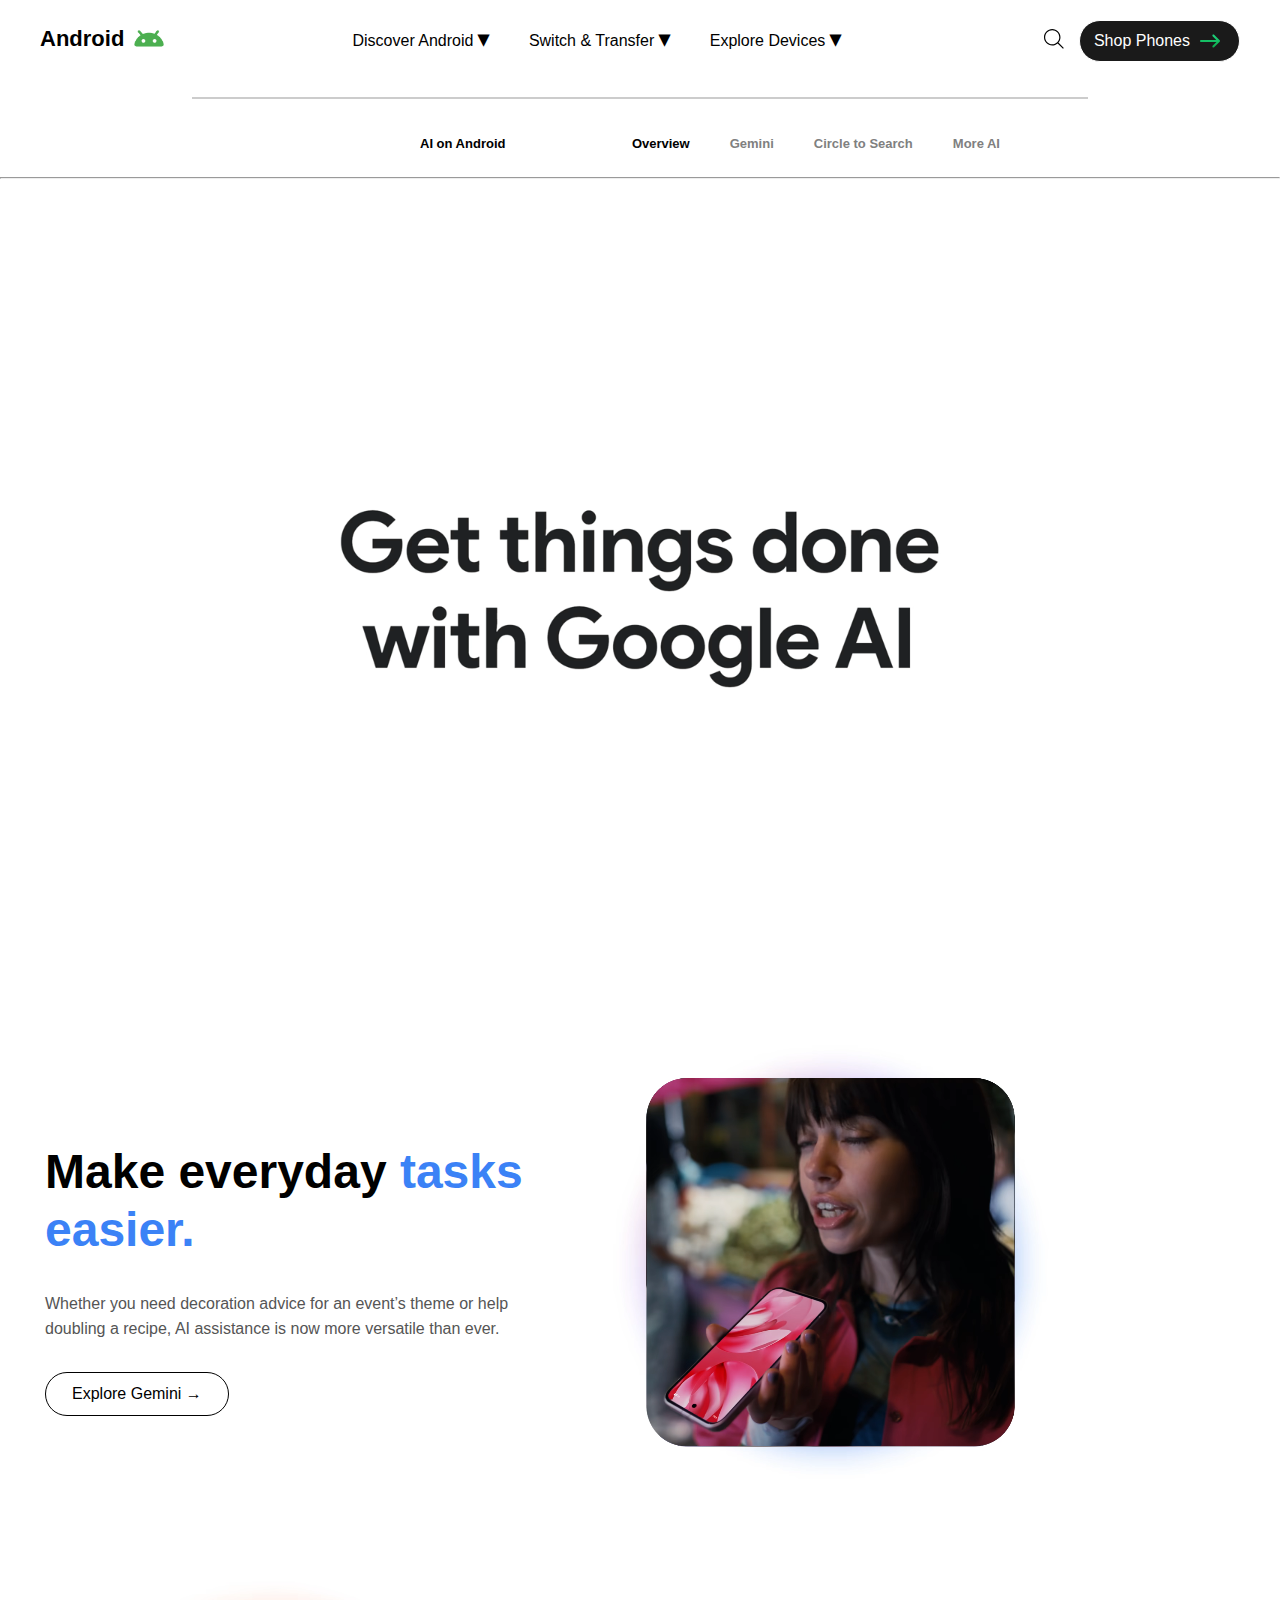
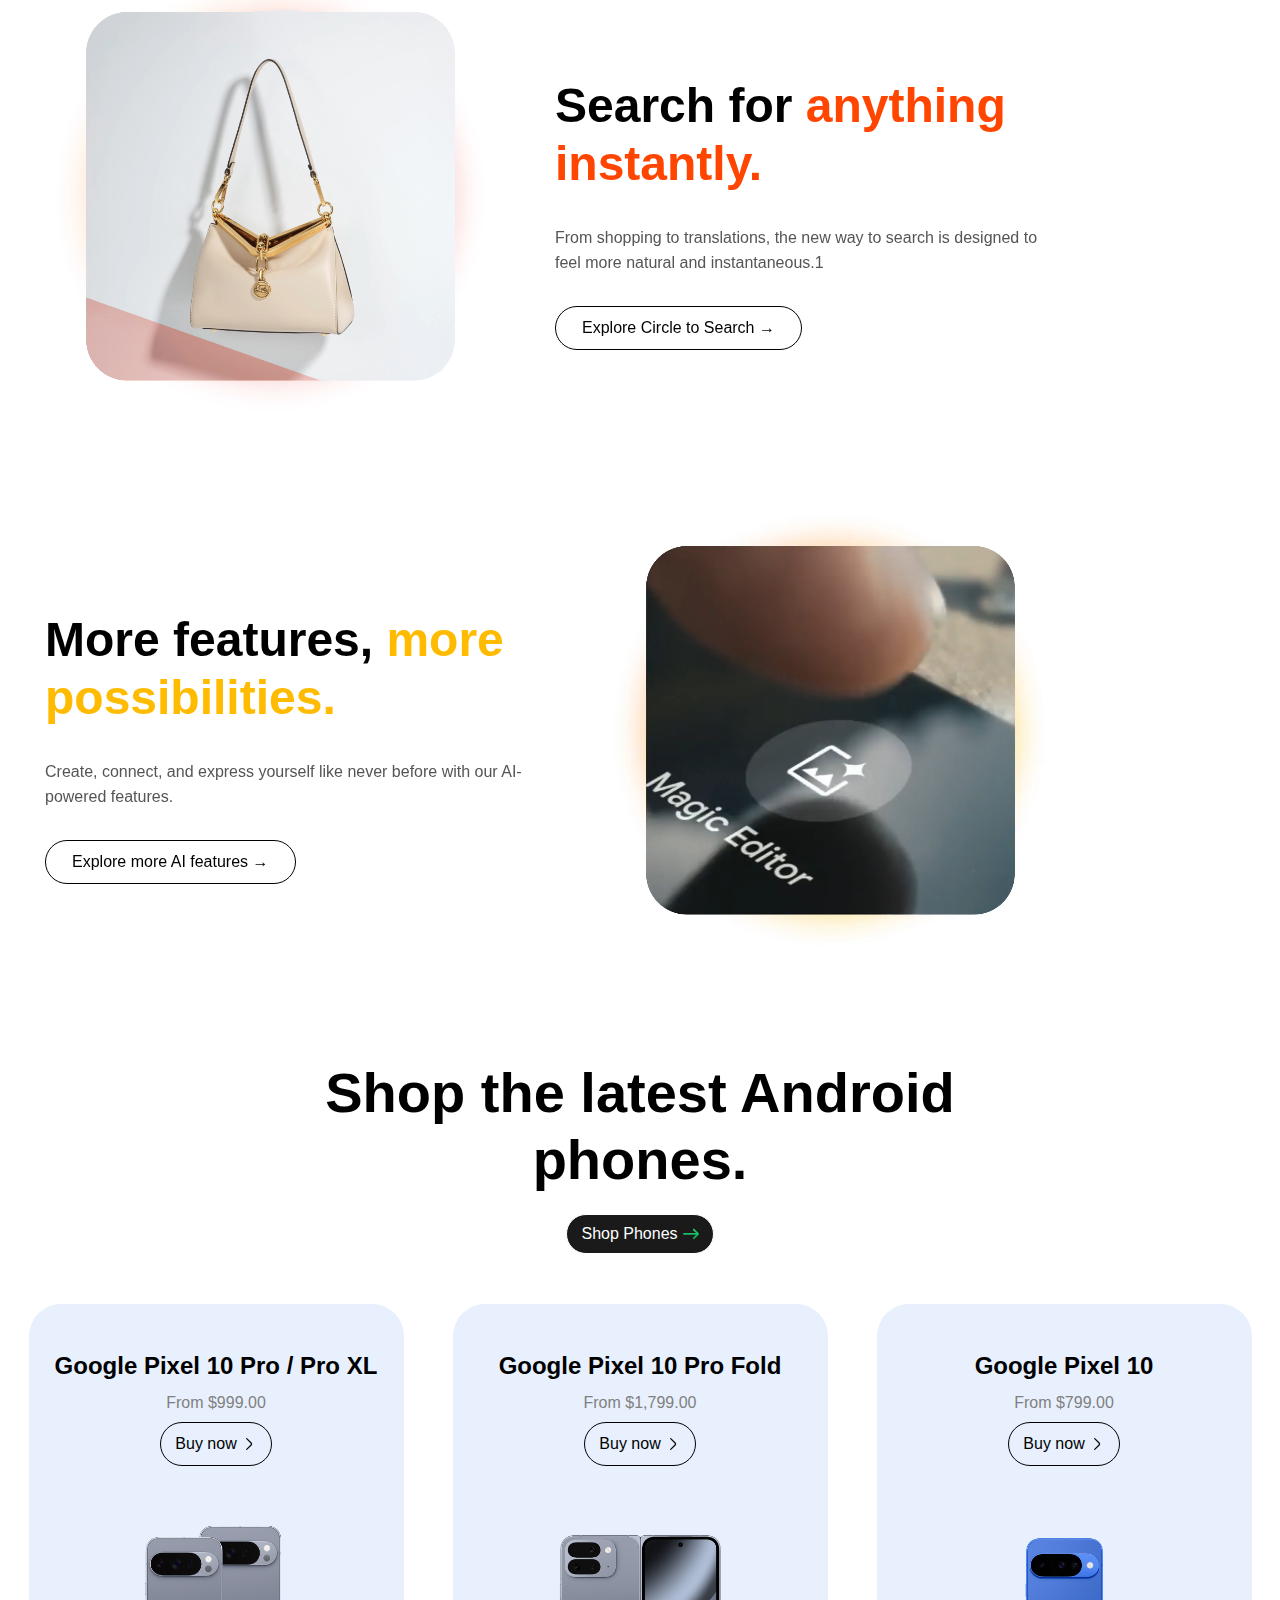
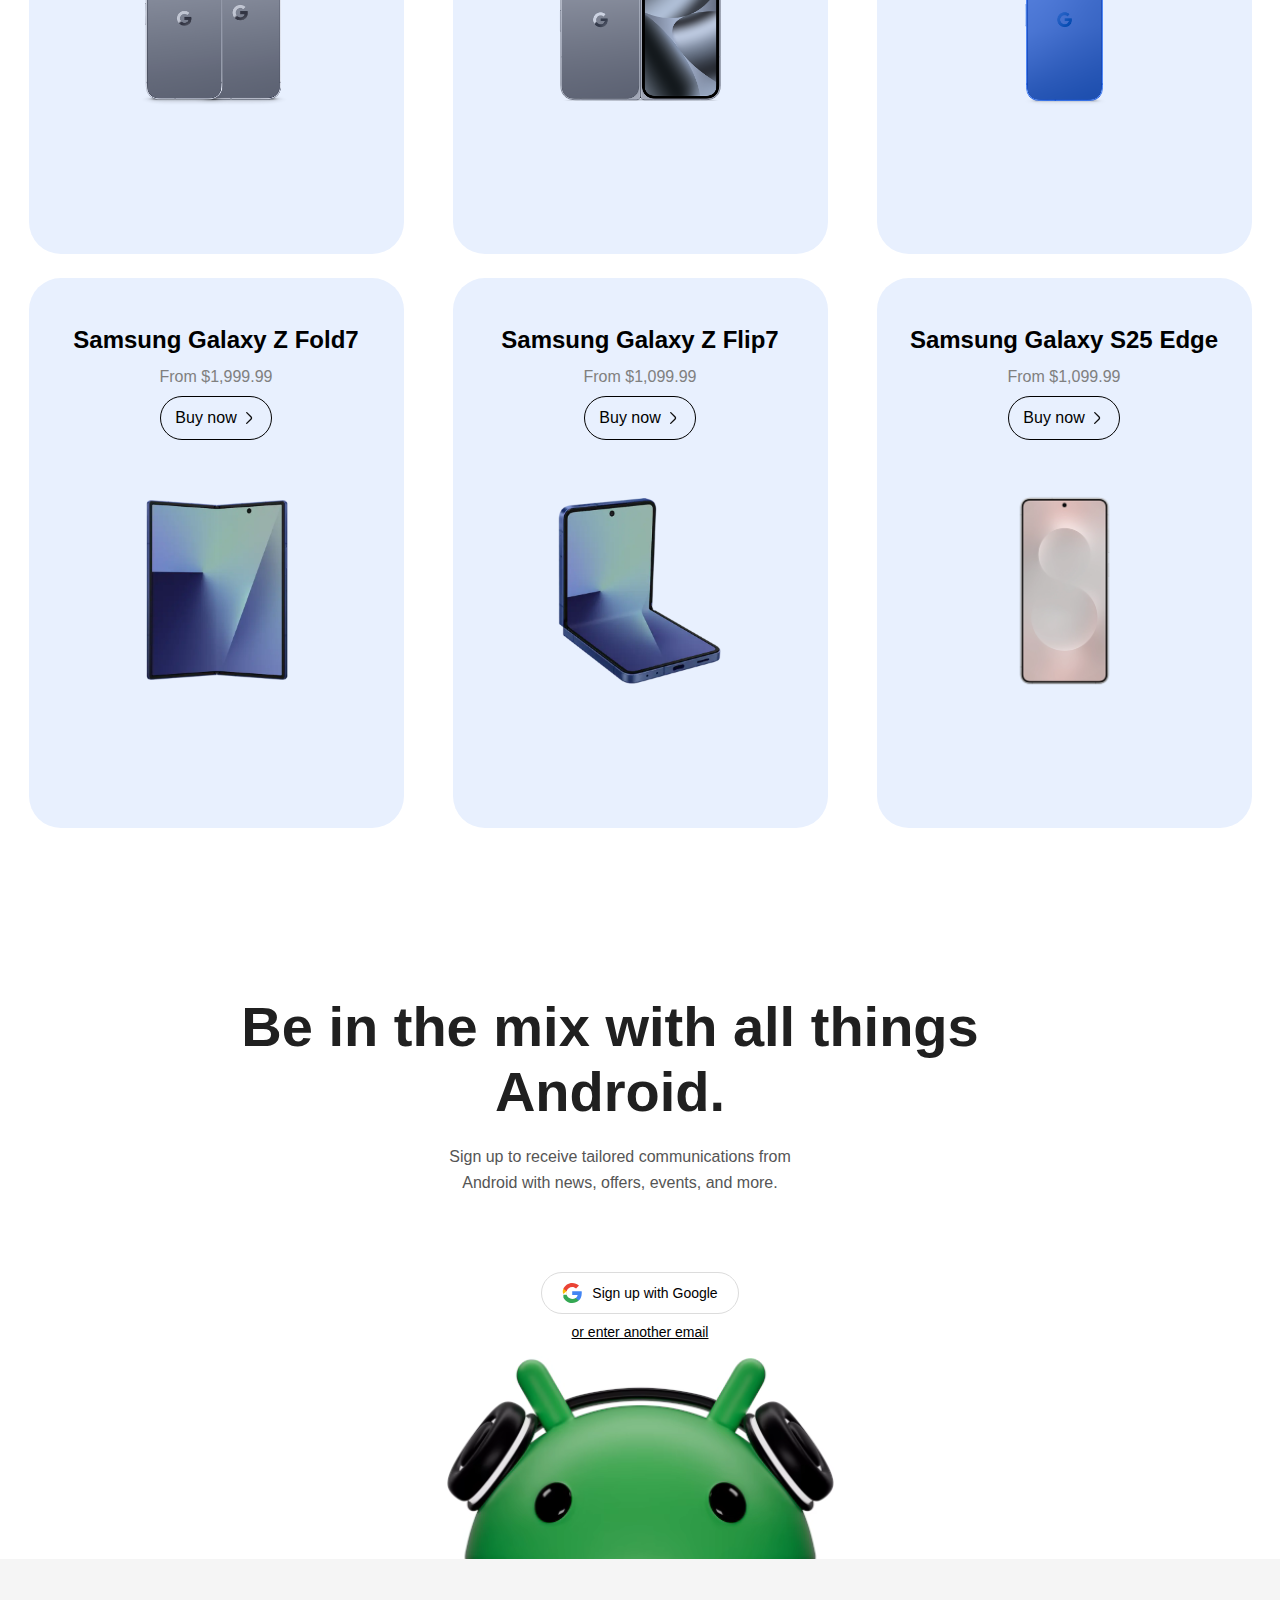
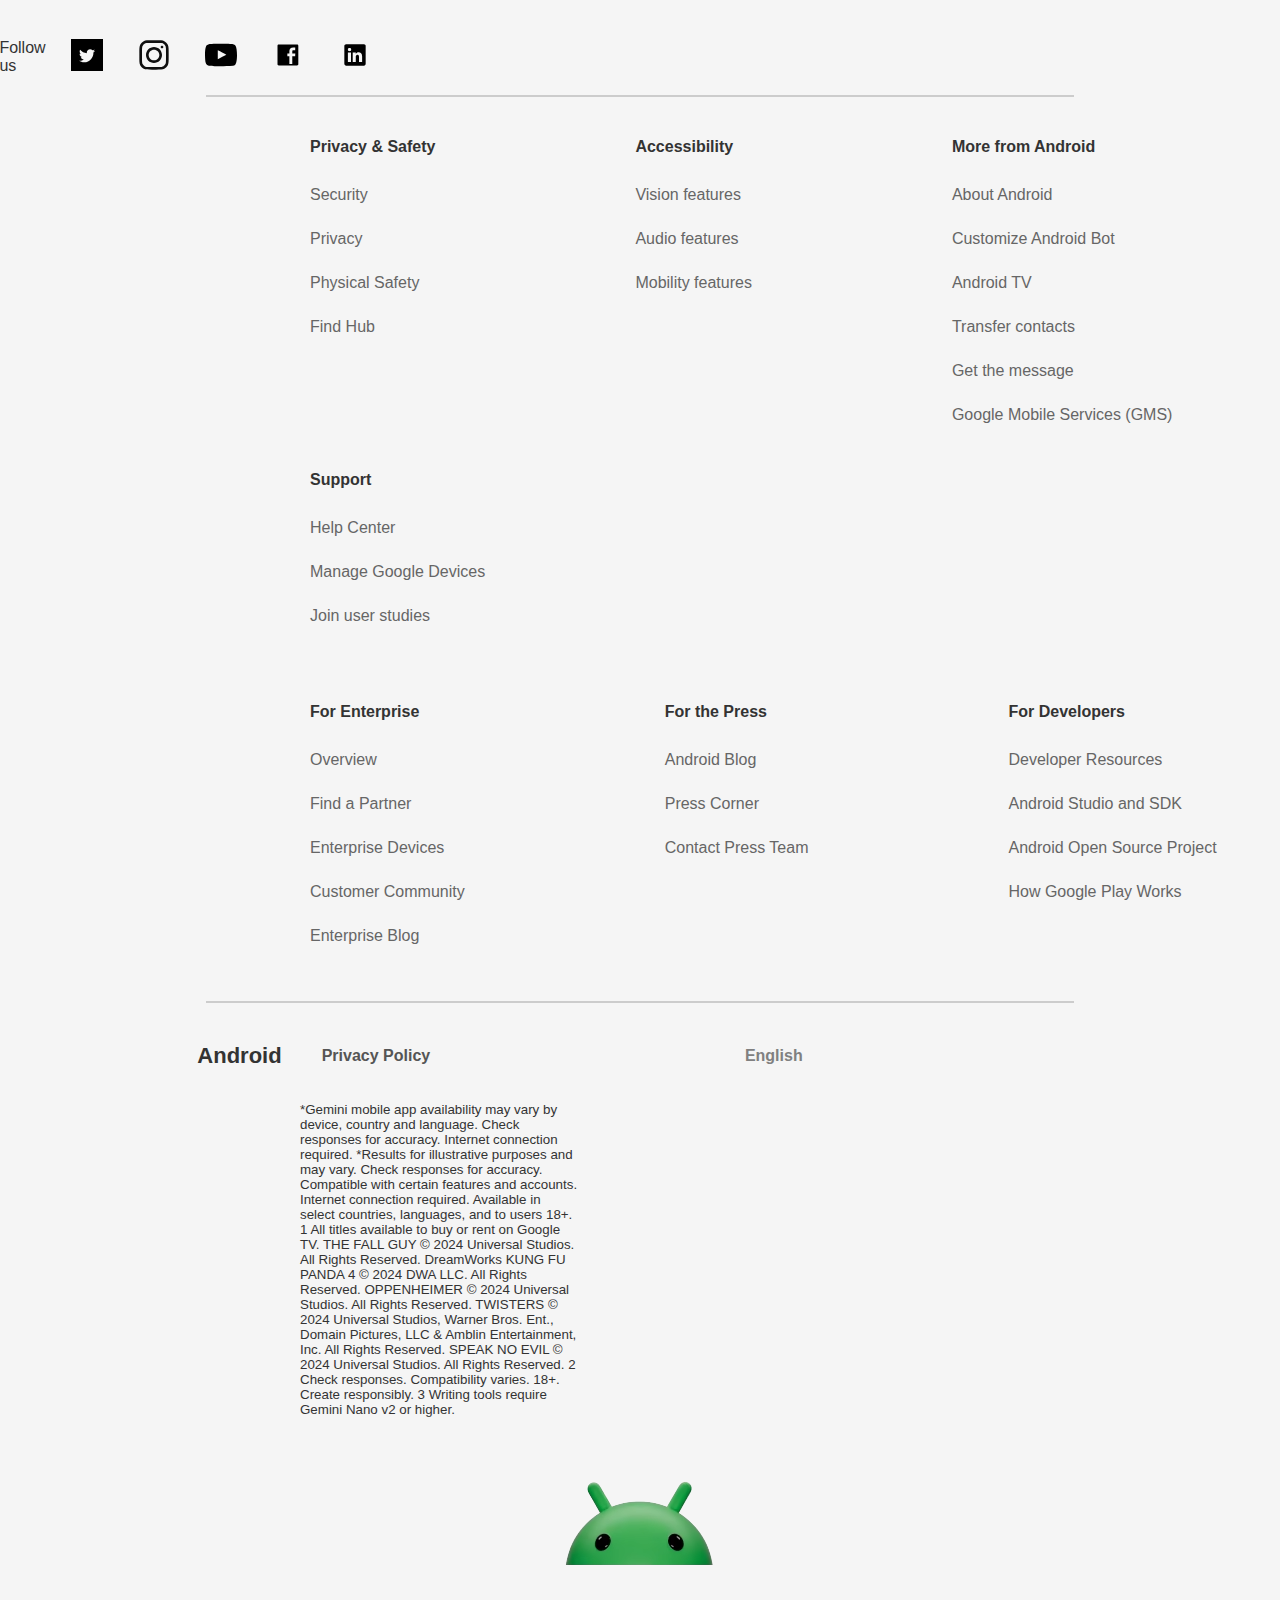
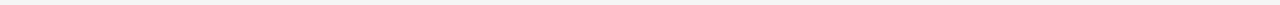
<file: ai.html>
<!DOCTYPE html>
<html lang="en">

<head>
    <meta charset="UTF-8">
    <meta name="viewport" content="width=device-width, initial-scale=1.0">
    <title>Ai Page</title>
    <link rel="stylesheet" href="ai.css">
</head>

<body>

    <div class="header">
        <nav class="nav-container">
            <div class="nav-left">
                <a href="index.html">
                    <span>Android</span>
                </a>
                <img src="images/icons8-android-50.png" alt="Android Icon">
            </div>

            <div class="navlinks-container">
                <div class="nav-center">
                    <ul class="menu">

                        <li class="dropdown">
                            Discover Android <span class="arrow">▾</span>
                            <ul class="dropdown-menu">
                                <li> <a href="feature.html">Latest features</a></li>
                                <li> <a href="ai.html">Ai on Android</a></li>
                                <li>Android 16</li>
                                <li>Android XR</li>
                                <li> <a href="safety.html">Safety</a></li>
                                <li>Accessibility</li>
                                <li>Google Messages</li>
                                <li>Enterprise</li>
                                <li>Android Auto</li>
                                <li>Digital Car Key</li>
                                <li>Quick Share</li>
                                <li>Android Magazine</li>
                            </ul>
                        </li>
                        <li class="dropdown">
                            Switch & Transfer <span class="arrow">▾</span>
                            <ul class="dropdown-menu">
                                <li>Why Android</li>
                                <li>Switch to Android</li>
                                <li>Transfer between Android</li>
                            </ul>
                        </li>
                        <li class="dropdown">
                            Explore Devices <span class="arrow">▾</span>
                            <ul class="dropdown-menu">
                                <li>Phones</li>
                                <li>Compare phones</li>
                                <li>Tablets</li>
                                <li>Connected devices</li>
                                <li>Find Hub</li>
                            </ul>
                        </li>
                    </ul>
                </div>
            </div>

            <div class="hamburger" id="hamburger">
                <span></span>
                <span></span>
                <span></span>
            </div>

            <div class="nav-right">
                <svg fill="#000000" width="64px" height="64px" viewBox="0 0 1920 1920"
                    xmlns="http://www.w3.org/2000/svg">
                    <g id="SVGRepo_bgCarrier" stroke-width="0"></g>
                    <g id="SVGRepo_tracerCarrier" stroke-linecap="round" stroke-linejoin="round"></g>
                    <g id="SVGRepo_iconCarrier">
                        <path
                            d="M790.588 1468.235c-373.722 0-677.647-303.924-677.647-677.647 0-373.722 303.925-677.647 677.647-677.647 373.723 0 677.647 303.925 677.647 677.647 0 373.723-303.924 677.647-677.647 677.647Zm596.781-160.715c120.396-138.692 193.807-319.285 193.807-516.932C1581.176 354.748 1226.428 0 790.588 0S0 354.748 0 790.588s354.748 790.588 790.588 790.588c197.647 0 378.24-73.411 516.932-193.807l516.028 516.142 79.963-79.963-516.142-516.028Z"
                            fill-rule="evenodd"></path>
                    </g>
                </svg>
                <button class="header-btn">Shop Phones <svg width="64px" height="64px" viewBox="0 -6.5 38 38"
                        version="1.1" xmlns="http://www.w3.org/2000/svg" xmlns:xlink="http://www.w3.org/1999/xlink"
                        fill="#000000">
                        <g id="SVGRepo_bgCarrier" stroke-width="0"></g>
                        <g id="SVGRepo_tracerCarrier" stroke-linecap="round" stroke-linejoin="round"></g>
                        <g id="SVGRepo_iconCarrier">
                            <title>right-arrow</title>
                            <desc>Created with Sketch.</desc>
                            <defs>
                                <linearGradient x1="50%" y1="0%" x2="50%" y2="100%" id="linearGradient-1">
                                    <stop stop-color="#1DD47F" offset="0%"> </stop>
                                    <stop stop-color="#0DA949" offset="100%"> </stop>
                                </linearGradient>
                            </defs>
                            <g id="icons" stroke="none" stroke-width="1" fill="none" fill-rule="evenodd">
                                <g id="ui-gambling-website-lined-icnos-casinoshunter"
                                    transform="translate(-211.000000, -1910.000000)" fill="url(#linearGradient-1)"
                                    fill-rule="nonzero">
                                    <g id="4" transform="translate(50.000000, 1871.000000)">
                                        <path
                                            d="M187.812138,39.5802109 L198.325224,50.0042713 L198.41312,50.0858421 C198.764883,50.4346574 198.96954,50.8946897 199,51.4382227 L198.998248,51.6209428 C198.97273,52.0514917 198.80819,52.4628128 198.48394,52.8313977 L198.36126,52.9580208 L187.812138,63.4197891 C187.031988,64.1934036 185.770571,64.1934036 184.990421,63.4197891 C184.205605,62.6415481 184.205605,61.3762573 184.990358,60.5980789 L192.274264,53.3739093 L162.99947,53.3746291 C161.897068,53.3746291 161,52.4850764 161,51.3835318 C161,50.2819872 161.897068,49.3924345 162.999445,49.3924345 L192.039203,49.3917152 L184.990421,42.4019837 C184.205605,41.6237427 184.205605,40.3584519 184.990421,39.5802109 C185.770571,38.8065964 187.031988,38.8065964 187.812138,39.5802109 Z"
                                            id="right-arrow"> </path>
                                    </g>
                                </g>
                            </g>
                        </g>
                    </svg></button>
            </div>
        </nav>
    </div>
    <hr class="footer-separator">
    <div class="heading-container">
        <div class="heading-left">
            <h4>AI on Android</h4>
        </div>

        <div class="heading-right">
            <h4 class="bold">Overview</h4>
            <h4>Gemini</h4>
            <h4>Circle to Search</h4>
            <h4>More AI</h4>
        </div>
    </div>
    <hr>
    <div class="video">
        <video autoplay muted loop playsinline>
            <source src="images3/00-overview-desktop-xl-2x-1x-av1.mp4">
    </div>
    <div class="newClass">
        <section class="hero">
            <div class="hero-content">
                <h1>
                    Make everyday <span>tasks easier.</span>
                </h1>
                <p>
                    Whether you need decoration advice for an event’s theme or
                    help doubling a recipe, AI assistance is now more versatile
                    than ever.
                </p>
                <a href="#" class="btn">Explore Gemini →</a>
            </div>

            <div class="hero-video">
                <video autoplay muted loop>
                    <source src="images3/01-floaty-desktop-2x-av1.mp4" type="video/mp4">
                </video>
            </div>
        </section>



        <section class="hero-two">
            <div class="hero-video">
                <video autoplay muted loop>
                    <source src="images3/01-cts-desktop-2x-av1.mp4" type="video/mp4">
                </video>
            </div>

            <div class="hero-content">
                <h1>
                    Search for <span class="spanTwo">anything instantly.</span>
                </h1>
                <p>
                    From shopping to translations, the new way to search is designed to feel more natural and
                    instantaneous.1

                </p>
                <a href="#" class="btn">Explore Circle to Search →</a>
            </div>
        </section>


        <section class="hero">
            <div class="hero-content">
                <h1>
                    More features, <span class="spanThree">more possibilities.</span>
                </h1>
                <p>
                    Create, connect, and express yourself like never before with our AI-powered features.

                </p>
                <a href="#" class="btn">Explore more AI features →</a>
            </div>

            <div class="hero-video">
                <video autoplay muted loop>
                    <source src="images3/more-ai-1252px.mp4" type="video/mp4">
                </video>
            </div>
        </section>


        <div class="heading">
            <h1>Shop the latest
                Android phones.</h1>

            <button class="header-btn">Shop Phones <svg width="64px" height="64px" viewBox="0 -6.5 38 38" version="1.1"
                    xmlns="http://www.w3.org/2000/svg" xmlns:xlink="http://www.w3.org/1999/xlink" fill="#000000">
                    <g id="SVGRepo_bgCarrier" stroke-width="0"></g>
                    <g id="SVGRepo_tracerCarrier" stroke-linecap="round" stroke-linejoin="round"></g>
                    <g id="SVGRepo_iconCarrier">
                        <title>right-arrow</title>
                        <desc>Created with Sketch.</desc>
                        <defs>
                            <linearGradient x1="50%" y1="0%" x2="50%" y2="100%" id="linearGradient-1">
                                <stop stop-color="#1DD47F" offset="0%"> </stop>
                                <stop stop-color="#0DA949" offset="100%"> </stop>
                            </linearGradient>
                        </defs>
                        <g id="icons" stroke="none" stroke-width="1" fill="none" fill-rule="evenodd">
                            <g id="ui-gambling-website-lined-icnos-casinoshunter"
                                transform="translate(-211.000000, -1910.000000)" fill="url(#linearGradient-1)"
                                fill-rule="nonzero">
                                <g id="4" transform="translate(50.000000, 1871.000000)">
                                    <path
                                        d="M187.812138,39.5802109 L198.325224,50.0042713 L198.41312,50.0858421 C198.764883,50.4346574 198.96954,50.8946897 199,51.4382227 L198.998248,51.6209428 C198.97273,52.0514917 198.80819,52.4628128 198.48394,52.8313977 L198.36126,52.9580208 L187.812138,63.4197891 C187.031988,64.1934036 185.770571,64.1934036 184.990421,63.4197891 C184.205605,62.6415481 184.205605,61.3762573 184.990358,60.5980789 L192.274264,53.3739093 L162.99947,53.3746291 C161.897068,53.3746291 161,52.4850764 161,51.3835318 C161,50.2819872 161.897068,49.3924345 162.999445,49.3924345 L192.039203,49.3917152 L184.990421,42.4019837 C184.205605,41.6237427 184.205605,40.3584519 184.990421,39.5802109 C185.770571,38.8065964 187.031988,38.8065964 187.812138,39.5802109 Z"
                                        id="right-arrow"> </path>
                                </g>
                            </g>
                        </g>
                    </g>
                </svg></button>
        </div>

        <div class="boxes">
            <div class="item-box">
                <p class="paragraph">Google Pixel 10 Pro / Pro XL</p>
                <span class="good">From $999.00</span>
                <button class="box-button">Buy now <svg width="64px" height="64px" viewBox="0 0 24 24" fill="none"
                        xmlns="http://www.w3.org/2000/svg">
                        <g id="SVGRepo_bgCarrier" stroke-width="0"></g>
                        <g id="SVGRepo_tracerCarrier" stroke-linecap="round" stroke-linejoin="round"></g>
                        <g id="SVGRepo_iconCarrier">
                            <path
                                d="M7.82054 20.7313C8.21107 21.1218 8.84423 21.1218 9.23476 20.7313L15.8792 14.0868C17.0505 12.9155 17.0508 11.0167 15.88 9.84497L9.3097 3.26958C8.91918 2.87905 8.28601 2.87905 7.89549 3.26958C7.50497 3.6601 7.50497 4.29327 7.89549 4.68379L14.4675 11.2558C14.8581 11.6464 14.8581 12.2795 14.4675 12.67L7.82054 19.317C7.43002 19.7076 7.43002 20.3407 7.82054 20.7313Z"
                                fill="#0F0F0F"></path>
                        </g>
                    </svg>
                </button>
                <img src="images/10pro.webp">
            </div>

            <div class="item-box">
                <p class="paragraph">Google Pixel 10 Pro Fold</p>
                <span class="good">From $1,799.00</span>
                <button class="box-button">Buy now <svg width="64px" height="64px" viewBox="0 0 24 24" fill="none"
                        xmlns="http://www.w3.org/2000/svg">
                        <g id="SVGRepo_bgCarrier" stroke-width="0"></g>
                        <g id="SVGRepo_tracerCarrier" stroke-linecap="round" stroke-linejoin="round"></g>
                        <g id="SVGRepo_iconCarrier">
                            <path
                                d="M7.82054 20.7313C8.21107 21.1218 8.84423 21.1218 9.23476 20.7313L15.8792 14.0868C17.0505 12.9155 17.0508 11.0167 15.88 9.84497L9.3097 3.26958C8.91918 2.87905 8.28601 2.87905 7.89549 3.26958C7.50497 3.6601 7.50497 4.29327 7.89549 4.68379L14.4675 11.2558C14.8581 11.6464 14.8581 12.2795 14.4675 12.67L7.82054 19.317C7.43002 19.7076 7.43002 20.3407 7.82054 20.7313Z"
                                fill="#0F0F0F"></path>
                        </g>
                    </svg>
                </button>
                <img src="images/10 pro fold.webp">
            </div>


            <div class="item-box">
                <p class="paragraph">Google Pixel 10</p>
                <span class="good">From $799.00</span>
                <button class="box-button">Buy now <svg width="64px" height="64px" viewBox="0 0 24 24" fill="none"
                        xmlns="http://www.w3.org/2000/svg">
                        <g id="SVGRepo_bgCarrier" stroke-width="0"></g>
                        <g id="SVGRepo_tracerCarrier" stroke-linecap="round" stroke-linejoin="round"></g>
                        <g id="SVGRepo_iconCarrier">
                            <path
                                d="M7.82054 20.7313C8.21107 21.1218 8.84423 21.1218 9.23476 20.7313L15.8792 14.0868C17.0505 12.9155 17.0508 11.0167 15.88 9.84497L9.3097 3.26958C8.91918 2.87905 8.28601 2.87905 7.89549 3.26958C7.50497 3.6601 7.50497 4.29327 7.89549 4.68379L14.4675 11.2558C14.8581 11.6464 14.8581 12.2795 14.4675 12.67L7.82054 19.317C7.43002 19.7076 7.43002 20.3407 7.82054 20.7313Z"
                                fill="#0F0F0F"></path>
                        </g>
                    </svg>
                </button>
                <img src="images/only 10.webp">
            </div>

            <div class="item-box">
                <p class="paragraph">Samsung Galaxy Z Fold7</p>
                <span class="good">From $1,999.99</span>
                <button class="box-button">Buy now <svg width="64px" height="64px" viewBox="0 0 24 24" fill="none"
                        xmlns="http://www.w3.org/2000/svg">
                        <g id="SVGRepo_bgCarrier" stroke-width="0"></g>
                        <g id="SVGRepo_tracerCarrier" stroke-linecap="round" stroke-linejoin="round"></g>
                        <g id="SVGRepo_iconCarrier">
                            <path
                                d="M7.82054 20.7313C8.21107 21.1218 8.84423 21.1218 9.23476 20.7313L15.8792 14.0868C17.0505 12.9155 17.0508 11.0167 15.88 9.84497L9.3097 3.26958C8.91918 2.87905 8.28601 2.87905 7.89549 3.26958C7.50497 3.6601 7.50497 4.29327 7.89549 4.68379L14.4675 11.2558C14.8581 11.6464 14.8581 12.2795 14.4675 12.67L7.82054 19.317C7.43002 19.7076 7.43002 20.3407 7.82054 20.7313Z"
                                fill="#0F0F0F"></path>
                        </g>
                    </svg>
                </button>
                <img src="images/z fold.webp">
            </div>

            <div class="item-box">
                <p class="paragraph">Samsung Galaxy Z Flip7</p>
                <span class="good">From $1,099.99</span>
                <button class="box-button">Buy now <svg width="64px" height="64px" viewBox="0 0 24 24" fill="none"
                        xmlns="http://www.w3.org/2000/svg">
                        <g id="SVGRepo_bgCarrier" stroke-width="0"></g>
                        <g id="SVGRepo_tracerCarrier" stroke-linecap="round" stroke-linejoin="round"></g>
                        <g id="SVGRepo_iconCarrier">
                            <path
                                d="M7.82054 20.7313C8.21107 21.1218 8.84423 21.1218 9.23476 20.7313L15.8792 14.0868C17.0505 12.9155 17.0508 11.0167 15.88 9.84497L9.3097 3.26958C8.91918 2.87905 8.28601 2.87905 7.89549 3.26958C7.50497 3.6601 7.50497 4.29327 7.89549 4.68379L14.4675 11.2558C14.8581 11.6464 14.8581 12.2795 14.4675 12.67L7.82054 19.317C7.43002 19.7076 7.43002 20.3407 7.82054 20.7313Z"
                                fill="#0F0F0F"></path>
                        </g>
                    </svg>
                </button>
                <img src="images/z flip.webp">
            </div>


            <div class="item-box">
                <p class="paragraph">Samsung Galaxy S25 Edge</p>
                <span class="good">From $1,099.99</span>
                <button class="box-button">Buy now <svg width="64px" height="64px" viewBox="0 0 24 24" fill="none"
                        xmlns="http://www.w3.org/2000/svg">
                        <g id="SVGRepo_bgCarrier" stroke-width="0"></g>
                        <g id="SVGRepo_tracerCarrier" stroke-linecap="round" stroke-linejoin="round"></g>
                        <g id="SVGRepo_iconCarrier">
                            <path
                                d="M7.82054 20.7313C8.21107 21.1218 8.84423 21.1218 9.23476 20.7313L15.8792 14.0868C17.0505 12.9155 17.0508 11.0167 15.88 9.84497L9.3097 3.26958C8.91918 2.87905 8.28601 2.87905 7.89549 3.26958C7.50497 3.6601 7.50497 4.29327 7.89549 4.68379L14.4675 11.2558C14.8581 11.6464 14.8581 12.2795 14.4675 12.67L7.82054 19.317C7.43002 19.7076 7.43002 20.3407 7.82054 20.7313Z"
                                fill="#0F0F0F"></path>
                        </g>
                    </svg>
                </button>
                <img src="images/s 25.webp">
            </div>
        </div>

        <div class="lastSection">
            <h2>Be in the mix with all things Android.</h2>
            <p>Sign up to receive tailored communications from Android with news, offers, events, and more.</p>

        </div>
        <div class="button-wrapper">
            <button class="google-btn">
                <svg viewBox="0 0 533.5 544.3" xmlns="http://www.w3.org/2000/svg" width="20" height="20">
                    <path fill="#4285F4"
                        d="M533.5 278.4c0-17.8-1.5-35-4.4-51.6H272v97.8h147.2c-6.4 34.6-25 63.9-53.4 83.5v69.2h86.1c50.4-46.4 79.6-114.9 79.6-198.9z" />
                    <path fill="#34A853"
                        d="M272 544.3c72.6 0 133.6-24.1 178.2-65.5l-86.1-69.2c-24 16.1-55 25.6-92.1 25.6-70.8 0-130.8-47.8-152.2-112.3H32.1v70.6C76.4 483 167.5 544.3 272 544.3z" />
                    <path fill="#FBBC05"
                        d="M119.8 324.9c-10.7-31.7-10.7-65.9 0-97.6V156.7H32.1c-22.7 45.2-22.7 98.4 0 143.6l87.7-75.4z" />
                    <path fill="#EA4335"
                        d="M272 107.1c39.5-.6 77 14.2 105.6 41.9l79.1-79.1C405.1 24.6 344.1 0 272 0 167.5 0 76.4 61.3 32.1 156.7l87.7 70.6C141.2 155 201.2 107.1 272 107.1z" />
                </svg>
                Sign up with Google
            </button>
            <a href="#" class="alternative-email">or enter another email</a>
            <video autoplay muted loop playsinline>
                <source src="images/headphone.mp4">
            </video>

        </div>
    </div>

    <footer>
        <div class="social-icons">
            <span>Follow us</span>
            <a href="#"><svg fill="#000000" height="64px" width="64px" version="1.1" id="Layer_1"
                    xmlns="http://www.w3.org/2000/svg" xmlns:xlink="http://www.w3.org/1999/xlink"
                    viewBox="-143 145 512 512" xml:space="preserve">
                    <g id="SVGRepo_bgCarrier" stroke-width="0"></g>
                    <g id="SVGRepo_tracerCarrier" stroke-linecap="round" stroke-linejoin="round"></g>
                    <g id="SVGRepo_iconCarrier">
                        <path
                            d="M-143,145v512h512V145H-143z M215.2,361.2c0.1,2.2,0.1,4.5,0.1,6.8c0,69.5-52.9,149.7-149.7,149.7 c-29.7,0-57.4-8.7-80.6-23.6c4.1,0.5,8.3,0.7,12.6,0.7c24.6,0,47.3-8.4,65.3-22.5c-23-0.4-42.5-15.6-49.1-36.5 c3.2,0.6,6.5,0.9,9.9,0.9c4.8,0,9.5-0.6,13.9-1.9C13.5,430-4.6,408.7-4.6,383.2v-0.6c7.1,3.9,15.2,6.3,23.8,6.6 c-14.1-9.4-23.4-25.6-23.4-43.8c0-9.6,2.6-18.7,7.1-26.5c26,31.9,64.7,52.8,108.4,55c-0.9-3.8-1.4-7.8-1.4-12 c0-29,23.6-52.6,52.6-52.6c15.1,0,28.8,6.4,38.4,16.6c12-2.4,23.2-6.7,33.4-12.8c-3.9,12.3-12.3,22.6-23.1,29.1 c10.6-1.3,20.8-4.1,30.2-8.3C234.4,344.5,225.5,353.7,215.2,361.2z">
                        </path>
                    </g>
                </svg></a>
            <a href="#"><svg width="64px" height="64px" viewBox="0 0 24 24" fill="none"
                    xmlns="http://www.w3.org/2000/svg">
                    <g id="SVGRepo_bgCarrier" stroke-width="0"></g>
                    <g id="SVGRepo_tracerCarrier" stroke-linecap="round" stroke-linejoin="round"></g>
                    <g id="SVGRepo_iconCarrier">
                        <path fill-rule="evenodd" clip-rule="evenodd"
                            d="M12 18C15.3137 18 18 15.3137 18 12C18 8.68629 15.3137 6 12 6C8.68629 6 6 8.68629 6 12C6 15.3137 8.68629 18 12 18ZM12 16C14.2091 16 16 14.2091 16 12C16 9.79086 14.2091 8 12 8C9.79086 8 8 9.79086 8 12C8 14.2091 9.79086 16 12 16Z"
                            fill="#0F0F0F"></path>
                        <path
                            d="M18 5C17.4477 5 17 5.44772 17 6C17 6.55228 17.4477 7 18 7C18.5523 7 19 6.55228 19 6C19 5.44772 18.5523 5 18 5Z"
                            fill="#0F0F0F"></path>
                        <path fill-rule="evenodd" clip-rule="evenodd"
                            d="M1.65396 4.27606C1 5.55953 1 7.23969 1 10.6V13.4C1 16.7603 1 18.4405 1.65396 19.7239C2.2292 20.8529 3.14708 21.7708 4.27606 22.346C5.55953 23 7.23969 23 10.6 23H13.4C16.7603 23 18.4405 23 19.7239 22.346C20.8529 21.7708 21.7708 20.8529 22.346 19.7239C23 18.4405 23 16.7603 23 13.4V10.6C23 7.23969 23 5.55953 22.346 4.27606C21.7708 3.14708 20.8529 2.2292 19.7239 1.65396C18.4405 1 16.7603 1 13.4 1H10.6C7.23969 1 5.55953 1 4.27606 1.65396C3.14708 2.2292 2.2292 3.14708 1.65396 4.27606ZM13.4 3H10.6C8.88684 3 7.72225 3.00156 6.82208 3.0751C5.94524 3.14674 5.49684 3.27659 5.18404 3.43597C4.43139 3.81947 3.81947 4.43139 3.43597 5.18404C3.27659 5.49684 3.14674 5.94524 3.0751 6.82208C3.00156 7.72225 3 8.88684 3 10.6V13.4C3 15.1132 3.00156 16.2777 3.0751 17.1779C3.14674 18.0548 3.27659 18.5032 3.43597 18.816C3.81947 19.5686 4.43139 20.1805 5.18404 20.564C5.49684 20.7234 5.94524 20.8533 6.82208 20.9249C7.72225 20.9984 8.88684 21 10.6 21H13.4C15.1132 21 16.2777 20.9984 17.1779 20.9249C18.0548 20.8533 18.5032 20.7234 18.816 20.564C19.5686 20.1805 20.1805 19.5686 20.564 18.816C20.7234 18.5032 20.8533 18.0548 20.9249 17.1779C20.9984 16.2777 21 15.1132 21 13.4V10.6C21 8.88684 20.9984 7.72225 20.9249 6.82208C20.8533 5.94524 20.7234 5.49684 20.564 5.18404C20.1805 4.43139 19.5686 3.81947 18.816 3.43597C18.5032 3.27659 18.0548 3.14674 17.1779 3.0751C16.2777 3.00156 15.1132 3 13.4 3Z"
                            fill="#0F0F0F"></path>
                    </g>
                </svg></a>
            <a href="#"><svg width="64px" height="64px" viewBox="0 -3 20 20" version="1.1"
                    xmlns="http://www.w3.org/2000/svg" xmlns:xlink="http://www.w3.org/1999/xlink" fill="#000000">
                    <g id="SVGRepo_bgCarrier" stroke-width="0"></g>
                    <g id="SVGRepo_tracerCarrier" stroke-linecap="round" stroke-linejoin="round"></g>
                    <g id="SVGRepo_iconCarrier">
                        <title>youtube [#168]</title>
                        <desc>Created with Sketch.</desc>
                        <defs> </defs>
                        <g id="Page-1" stroke="none" stroke-width="1" fill="none" fill-rule="evenodd">
                            <g id="Dribbble-Light-Preview" transform="translate(-300.000000, -7442.000000)"
                                fill="#000000">
                                <g id="icons" transform="translate(56.000000, 160.000000)">
                                    <path
                                        d="M251.988432,7291.58588 L251.988432,7285.97425 C253.980638,7286.91168 255.523602,7287.8172 257.348463,7288.79353 C255.843351,7289.62824 253.980638,7290.56468 251.988432,7291.58588 M263.090998,7283.18289 C262.747343,7282.73013 262.161634,7282.37809 261.538073,7282.26141 C259.705243,7281.91336 248.270974,7281.91237 246.439141,7282.26141 C245.939097,7282.35515 245.493839,7282.58153 245.111335,7282.93357 C243.49964,7284.42947 244.004664,7292.45151 244.393145,7293.75096 C244.556505,7294.31342 244.767679,7294.71931 245.033639,7294.98558 C245.376298,7295.33761 245.845463,7295.57995 246.384355,7295.68865 C247.893451,7296.0008 255.668037,7296.17532 261.506198,7295.73552 C262.044094,7295.64178 262.520231,7295.39147 262.895762,7295.02447 C264.385932,7293.53455 264.28433,7285.06174 263.090998,7283.18289"
                                        id="youtube-[#168]"> </path>
                                </g>
                            </g>
                        </g>
                    </g>
                </svg></a>
            <a href="#"><svg fill="#000000" width="64px" height="64px" viewBox="-5.5 0 32 32" version="1.1"
                    xmlns="http://www.w3.org/2000/svg">
                    <g id="SVGRepo_bgCarrier" stroke-width="0"></g>
                    <g id="SVGRepo_tracerCarrier" stroke-linecap="round" stroke-linejoin="round"></g>
                    <g id="SVGRepo_iconCarrier">
                        <title>facebook</title>
                        <path
                            d="M1.188 5.594h18.438c0.625 0 1.188 0.563 1.188 1.188v18.438c0 0.625-0.563 1.188-1.188 1.188h-18.438c-0.625 0-1.188-0.563-1.188-1.188v-18.438c0-0.625 0.563-1.188 1.188-1.188zM14.781 17.281h2.875l0.125-2.75h-3v-2.031c0-0.781 0.156-1.219 1.156-1.219h1.75l0.063-2.563s-0.781-0.125-1.906-0.125c-2.75 0-3.969 1.719-3.969 3.563v2.375h-2.031v2.75h2.031v7.625h2.906v-7.625z">
                        </path>
                    </g>
                </svg></a>
            <a href="#"><svg width="64px" height="64px" viewBox="0 0 24 24" fill="none"
                    xmlns="http://www.w3.org/2000/svg">
                    <g id="SVGRepo_bgCarrier" stroke-width="0"></g>
                    <g id="SVGRepo_tracerCarrier" stroke-linecap="round" stroke-linejoin="round"></g>
                    <g id="SVGRepo_iconCarrier">
                        <path
                            d="M18.72 3.99997H5.37C5.19793 3.99191 5.02595 4.01786 4.86392 4.07635C4.70189 4.13484 4.55299 4.22471 4.42573 4.34081C4.29848 4.45692 4.19537 4.59699 4.12232 4.75299C4.04927 4.909 4.0077 5.07788 4 5.24997V18.63C4.01008 18.9901 4.15766 19.3328 4.41243 19.5875C4.6672 19.8423 5.00984 19.9899 5.37 20H18.72C19.0701 19.9844 19.4002 19.8322 19.6395 19.5761C19.8788 19.32 20.0082 18.9804 20 18.63V5.24997C20.0029 5.08247 19.9715 4.91616 19.9078 4.76122C19.8441 4.60629 19.7494 4.466 19.6295 4.34895C19.5097 4.23191 19.3672 4.14059 19.2108 4.08058C19.0544 4.02057 18.8874 3.99314 18.72 3.99997ZM9 17.34H6.67V10.21H9V17.34ZM7.89 9.12997C7.72741 9.13564 7.5654 9.10762 7.41416 9.04768C7.26291 8.98774 7.12569 8.89717 7.01113 8.78166C6.89656 8.66615 6.80711 8.5282 6.74841 8.37647C6.6897 8.22474 6.66301 8.06251 6.67 7.89997C6.66281 7.73567 6.69004 7.57169 6.74995 7.41854C6.80986 7.26538 6.90112 7.12644 7.01787 7.01063C7.13463 6.89481 7.2743 6.80468 7.42793 6.74602C7.58157 6.68735 7.74577 6.66145 7.91 6.66997C8.07259 6.66431 8.2346 6.69232 8.38584 6.75226C8.53709 6.8122 8.67431 6.90277 8.78887 7.01828C8.90344 7.13379 8.99289 7.27174 9.05159 7.42347C9.1103 7.5752 9.13699 7.73743 9.13 7.89997C9.13719 8.06427 9.10996 8.22825 9.05005 8.3814C8.99014 8.53456 8.89888 8.6735 8.78213 8.78931C8.66537 8.90513 8.5257 8.99526 8.37207 9.05392C8.21843 9.11259 8.05423 9.13849 7.89 9.12997ZM17.34 17.34H15V13.44C15 12.51 14.67 11.87 13.84 11.87C13.5822 11.8722 13.3313 11.9541 13.1219 12.1045C12.9124 12.2549 12.7546 12.4664 12.67 12.71C12.605 12.8926 12.5778 13.0865 12.59 13.28V17.34H10.29V10.21H12.59V11.21C12.7945 10.8343 13.0988 10.5225 13.4694 10.3089C13.84 10.0954 14.2624 9.98848 14.69 9.99997C16.2 9.99997 17.34 11 17.34 13.13V17.34Z"
                            fill="#000000"></path>
                    </g>
                </svg></a>
        </div>
        <hr class="footer-separator">
        <div class="footer-row">
            <div class="footer-column">
                <h4>Privacy & Safety</h4>
                <a href="#">Security</a>
                <a href="#">Privacy</a>
                <a href="#">Physical Safety</a>
                <a href="#">Find Hub</a>
            </div>
            <div class="footer-column">
                <h4>Accessibility</h4>
                <a href="#">Vision features</a>
                <a href="#">Audio features</a>
                <a href="#">Mobility features</a>
            </div>
            <div class="footer-column">
                <h4>More from Android</h4>
                <a href="#">About Android</a>
                <a href="#">Customize Android Bot</a>
                <a href="#">Android TV</a>
                <a href="#">Transfer contacts</a>
                <a href="#">Get the message</a>
                <a href="#">Google Mobile Services (GMS)</a>
            </div>
            <div class="footer-column">
                <h4>Support</h4>
                <a href="#">Help Center</a>
                <a href="#">Manage Google Devices</a>
                <a href="#">Join user studies</a>
            </div>
        </div>

        <div class="footer-row">
            <div class="footer-column">
                <h4>For Enterprise</h4>
                <a href="#">Overview</a>
                <a href="#">Find a Partner</a>
                <a href="#">Enterprise Devices</a>
                <a href="#">Customer Community</a>
                <a href="#">Enterprise Blog</a>
            </div>
            <div class="footer-column">
                <h4>For the Press</h4>
                <a href="#">Android Blog</a>
                <a href="#">Press Corner</a>
                <a href="#">Contact Press Team</a>
            </div>
            <div class="footer-column">
                <h4>For Developers</h4>
                <a href="#">Developer Resources</a>
                <a href="#">Android Studio and SDK</a>
                <a href="#">Android Open Source Project</a>
                <a href="#">How Google Play Works</a>
            </div>
        </div>
        <hr class="footer-separator">
        <div class="lastHeader">
            <div class="left-side">
                <h1>Android</h1>
                <h3>Privacy Policy</h2>
            </div>
            <div class="right-side">
                <h3>English</h1>
            </div>
        </div>
        <div class="lstParagraph">
            <p>*Gemini mobile app availability may vary by device, country and language. Check responses for
                accuracy.
                Internet connection required.
                *Results for illustrative purposes and may vary. Check responses for accuracy. Compatible with
                certain
                features and accounts. Internet connection required. Available in select countries, languages, and
                to
                users
                18+.
                1 All titles available to buy or rent on Google TV. THE FALL GUY © 2024 Universal Studios. All
                Rights
                Reserved. DreamWorks KUNG FU PANDA 4 © 2024 DWA LLC. All Rights Reserved. OPPENHEIMER © 2024
                Universal
                Studios. All Rights Reserved. TWISTERS © 2024 Universal Studios, Warner Bros. Ent., Domain Pictures,
                LLC
                &
                Amblin Entertainment, Inc. All Rights Reserved. SPEAK NO EVIL © 2024 Universal Studios. All Rights
                Reserved.
                2 Check responses. Compatibility varies. 18+. Create responsibly.
                3 Writing tools require Gemini Nano v2 or higher.</p>
        </div>

        <div class="lstImage">
            <img src="images/download.png">
        </div>
    </footer>

    <script src="ai.js"></script>
</body>

</html>
</file>
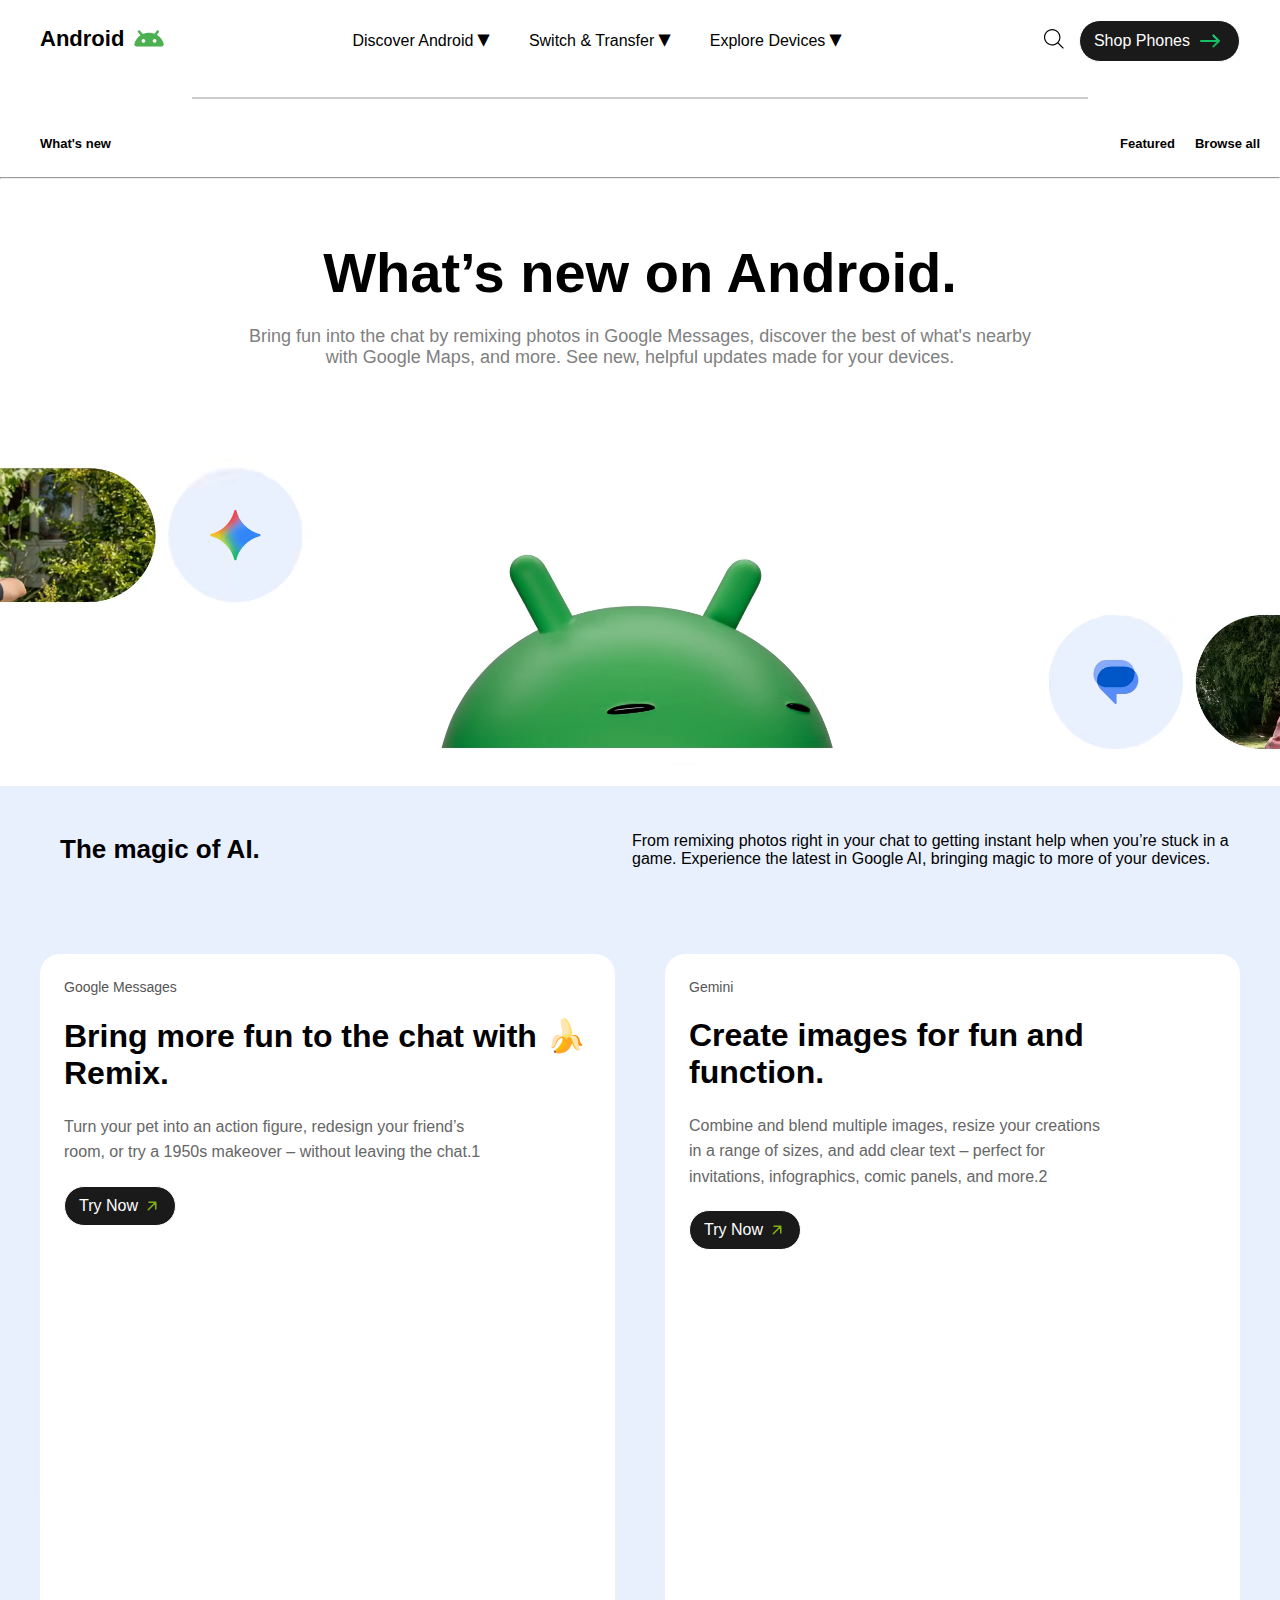
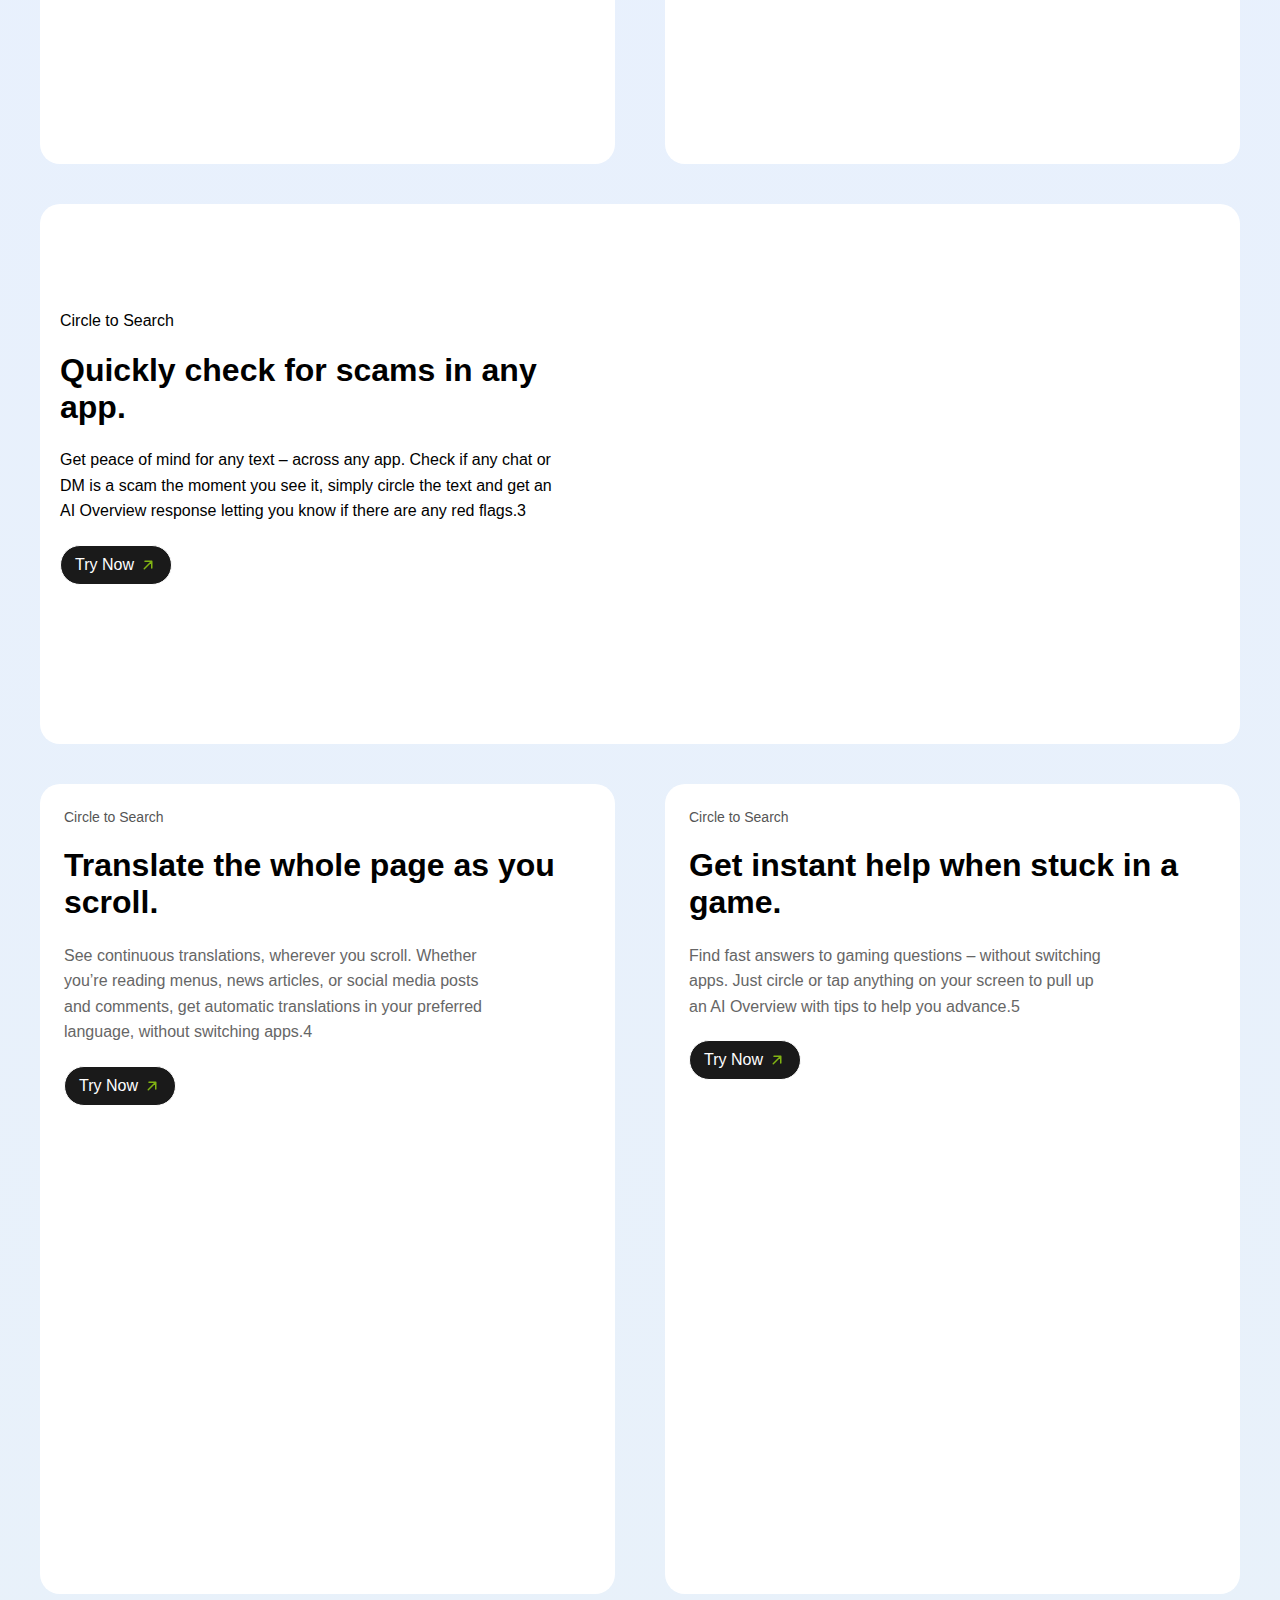
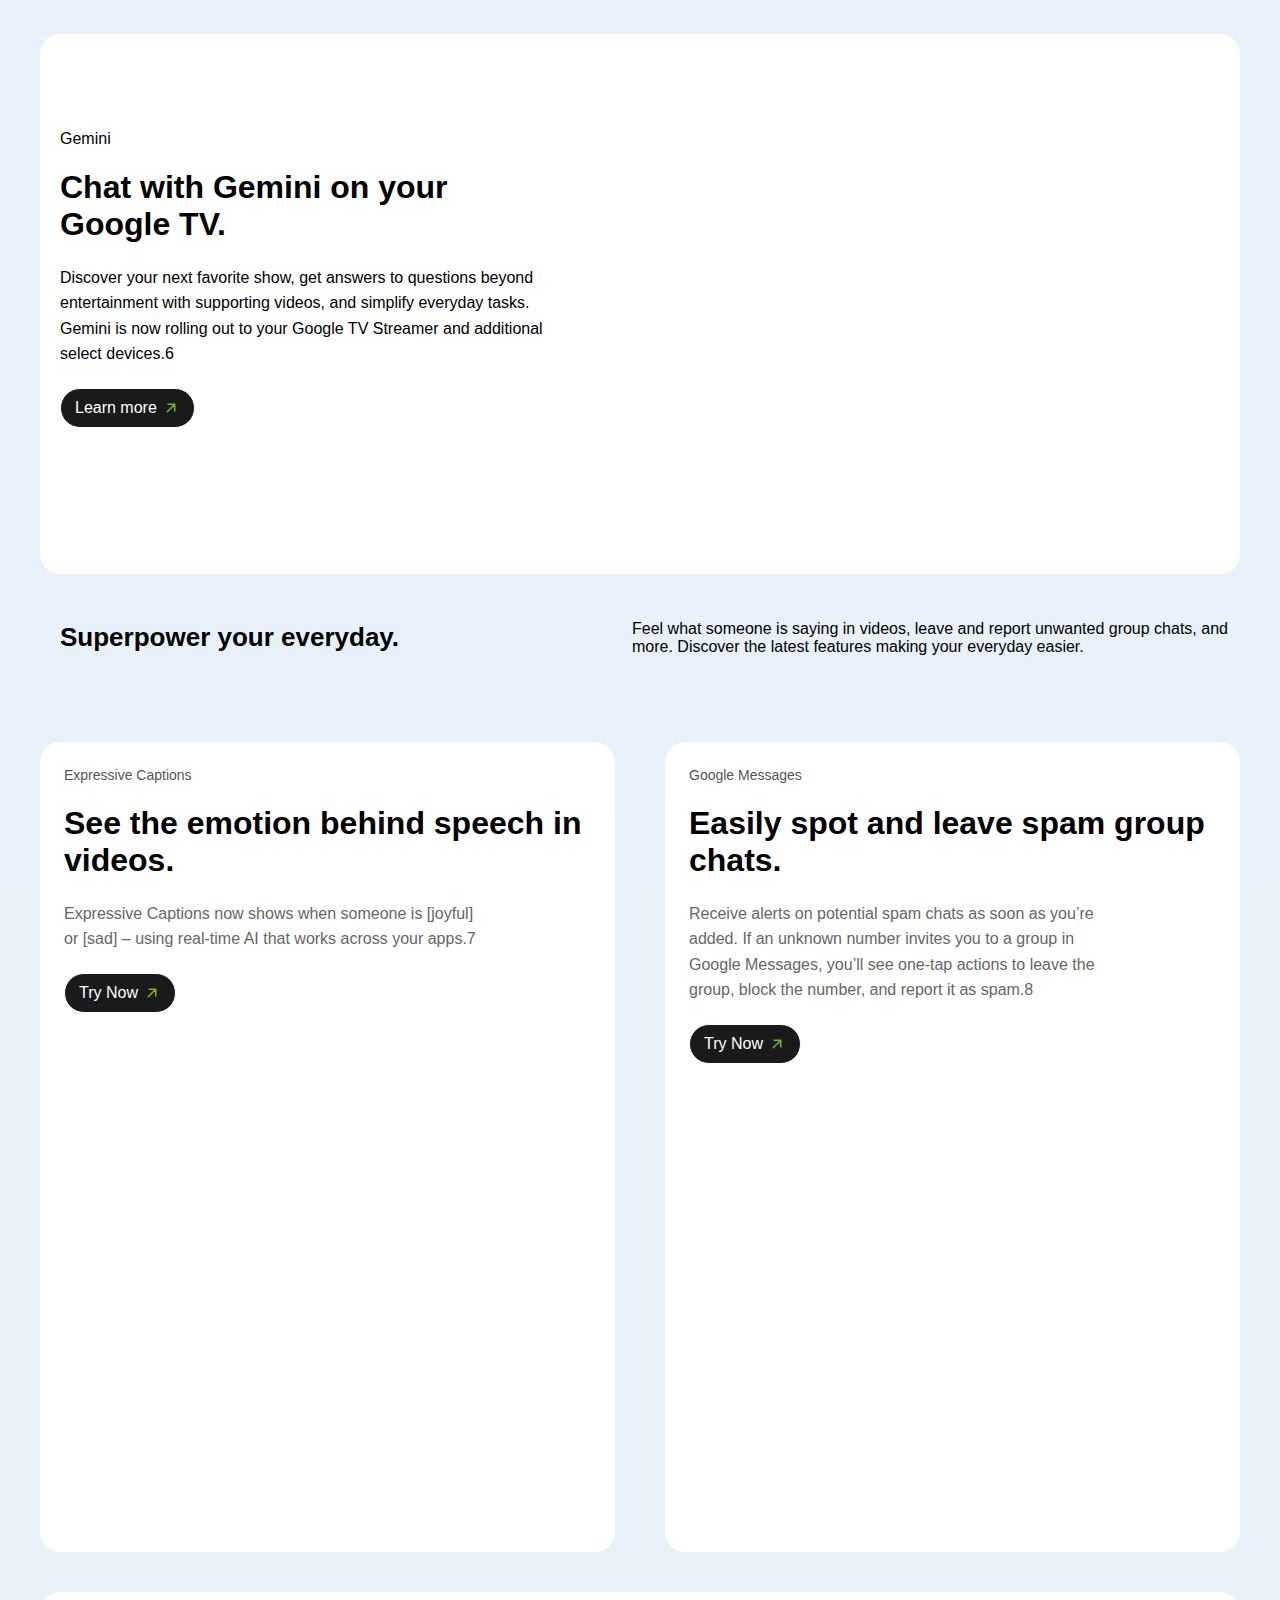
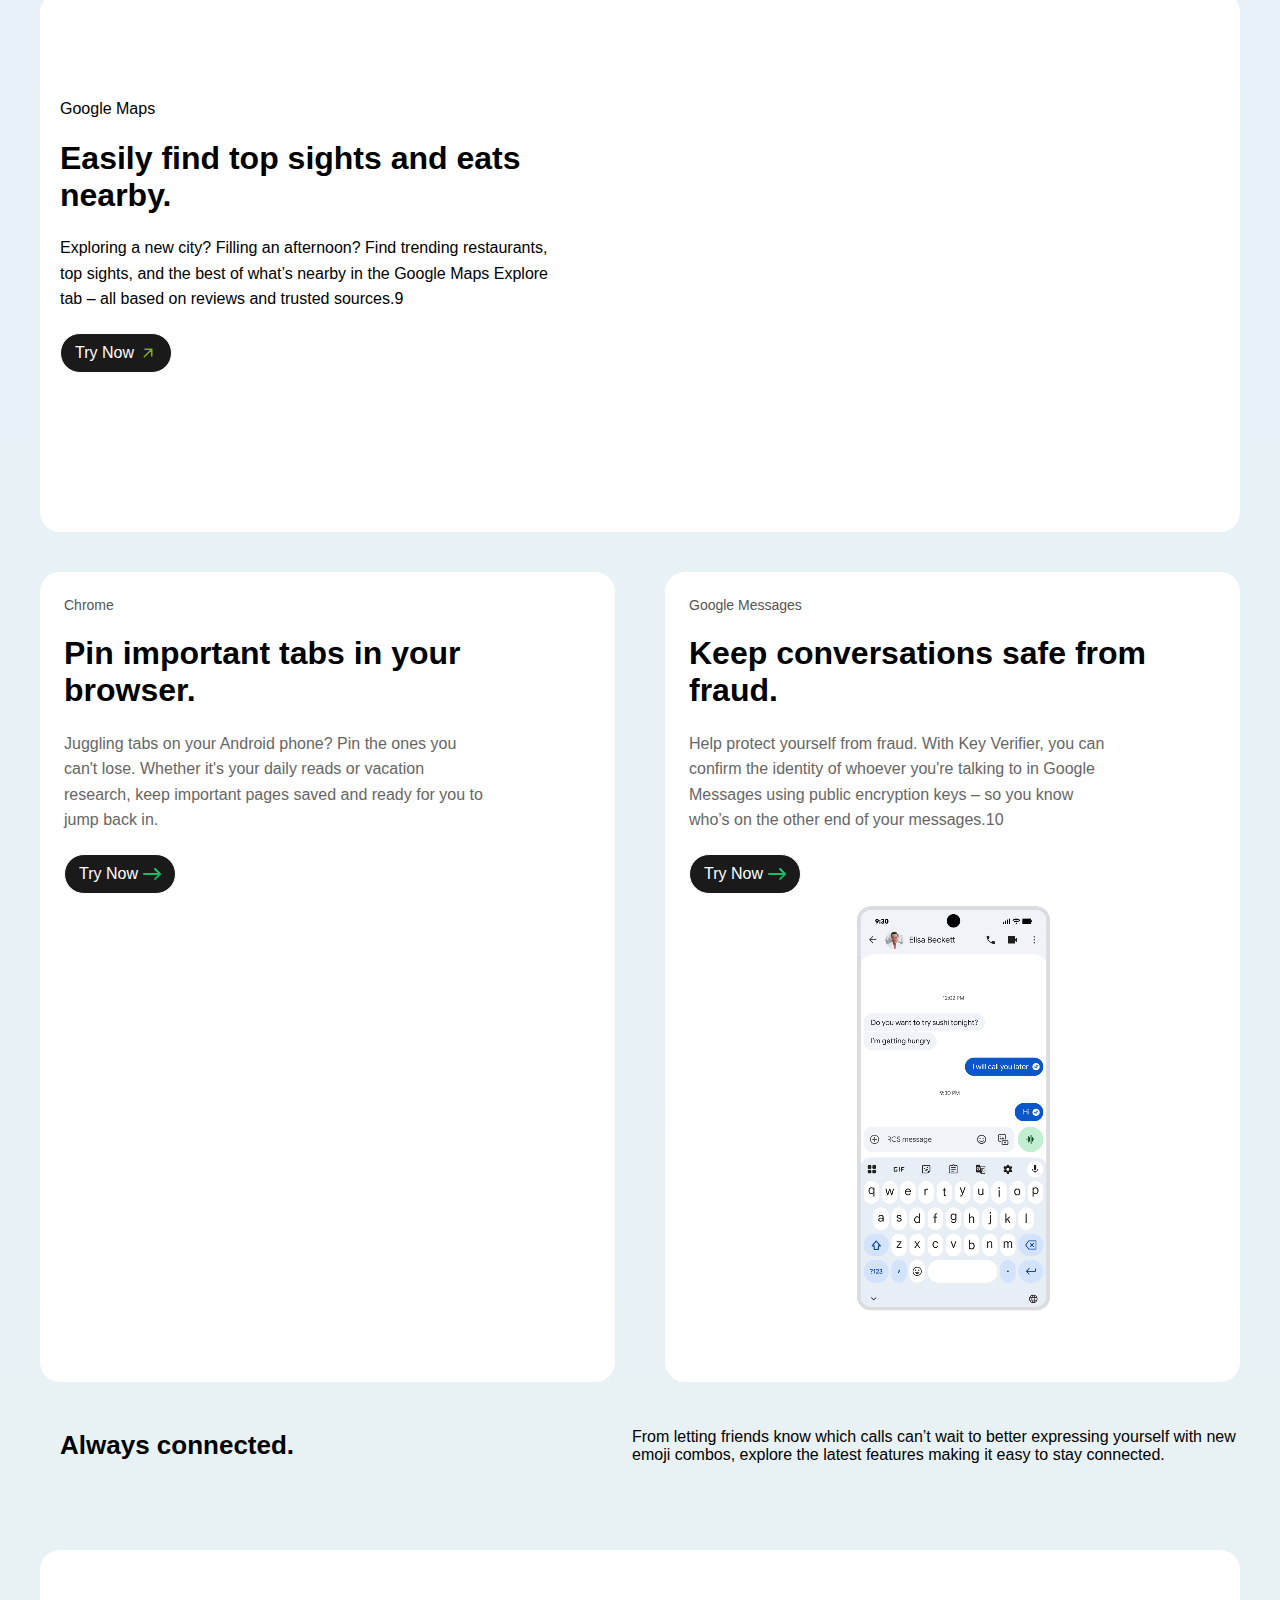
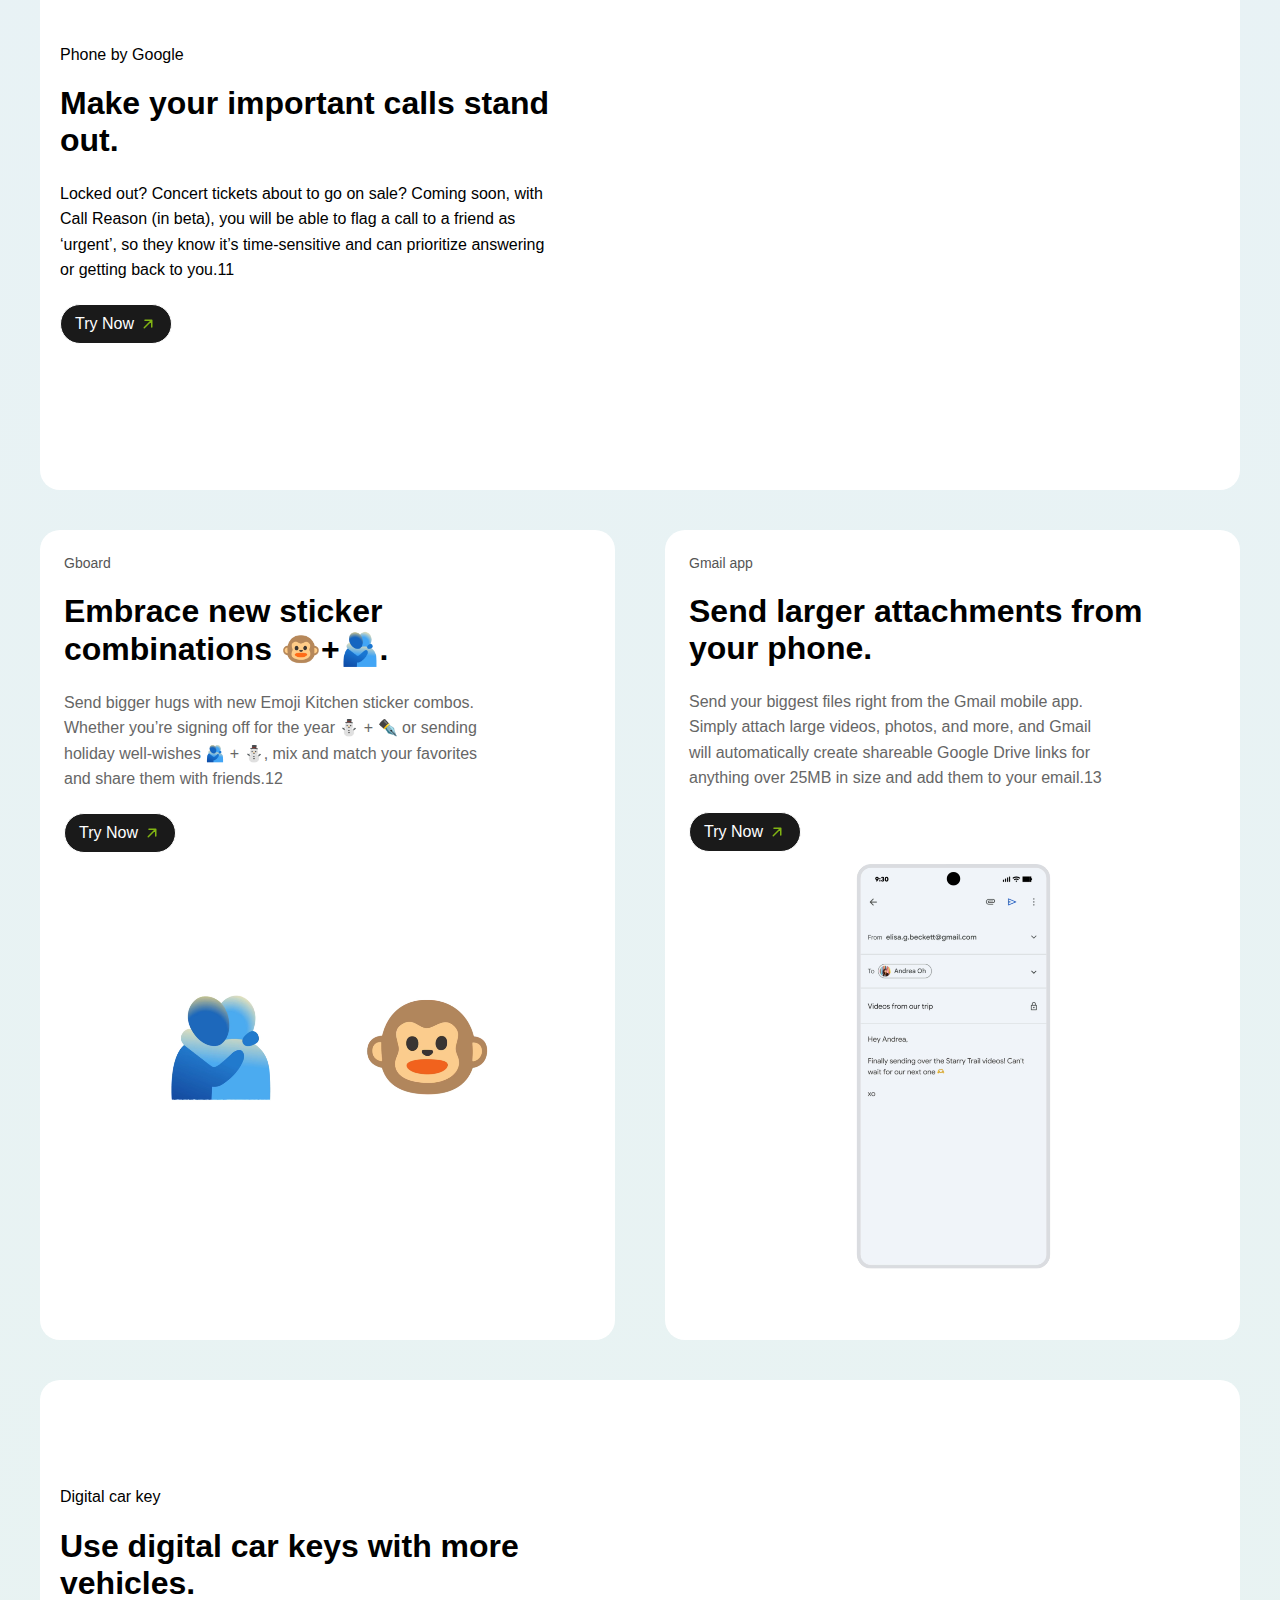
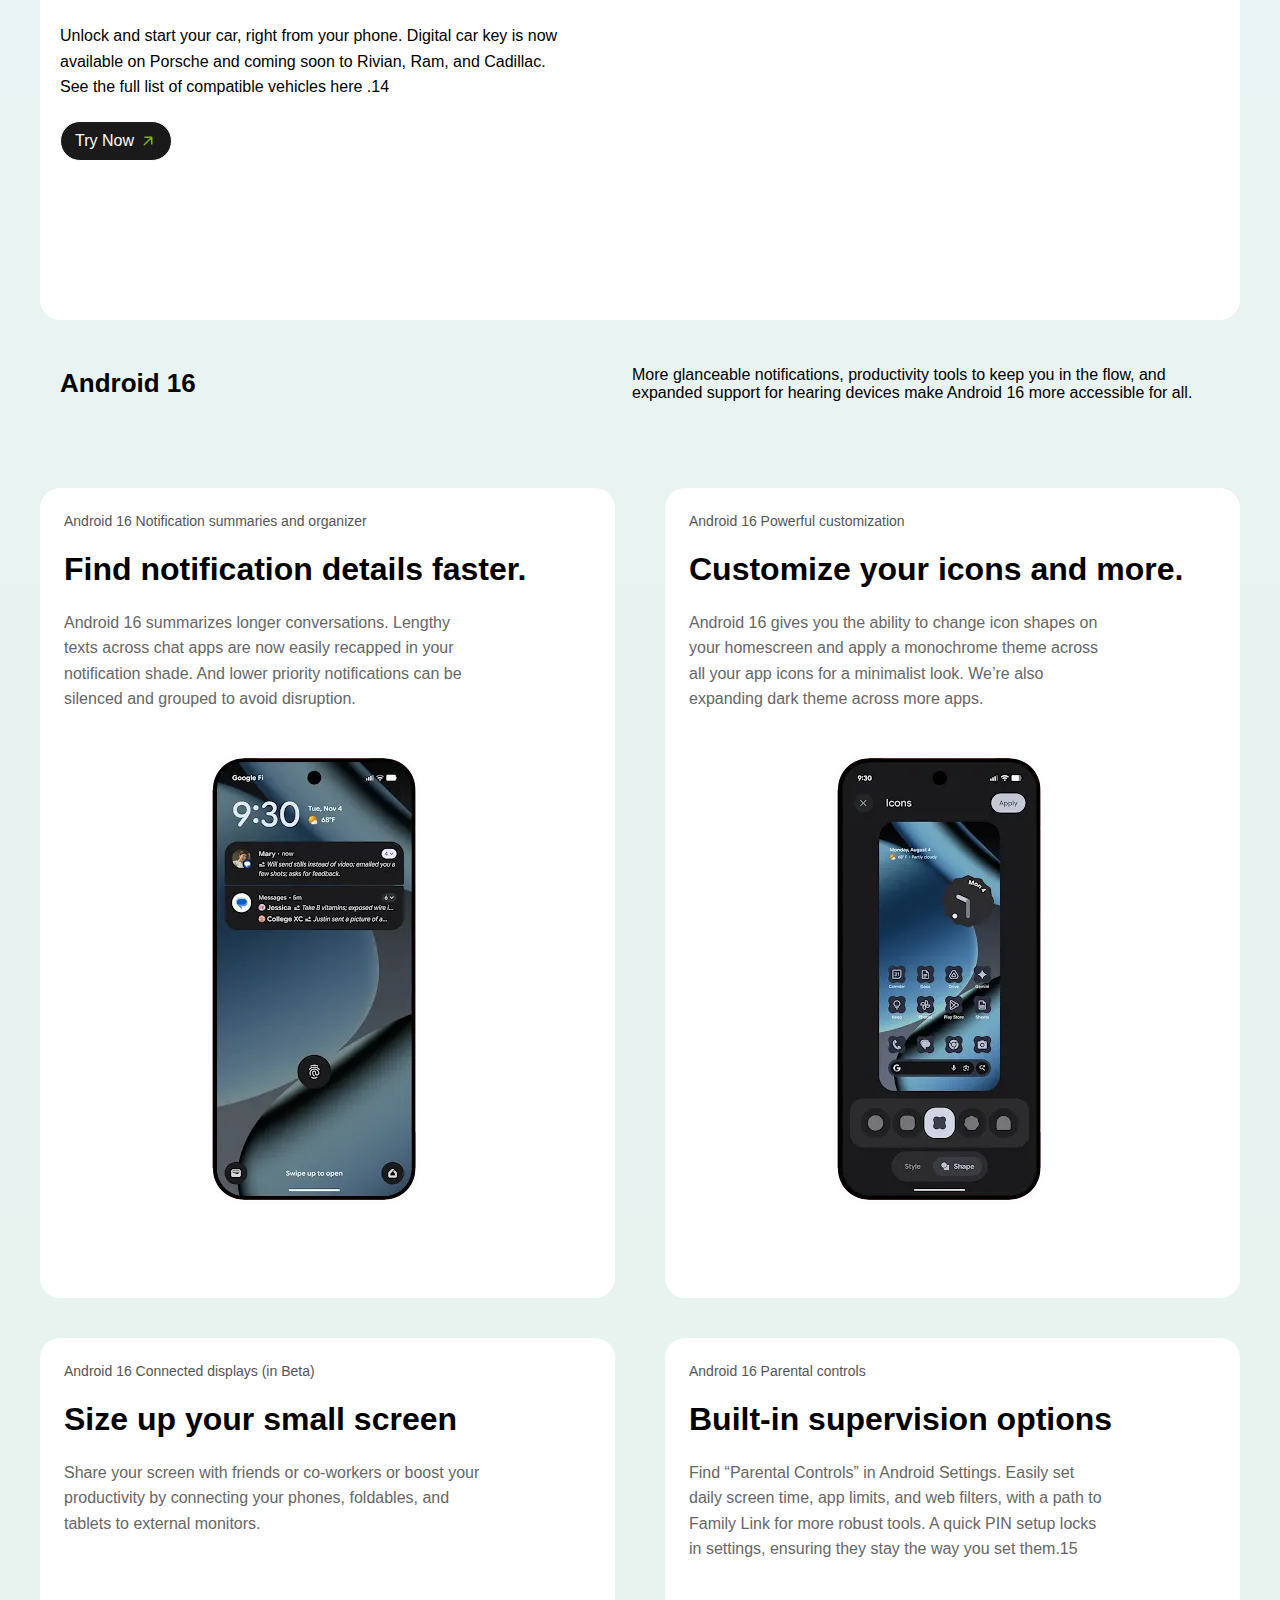
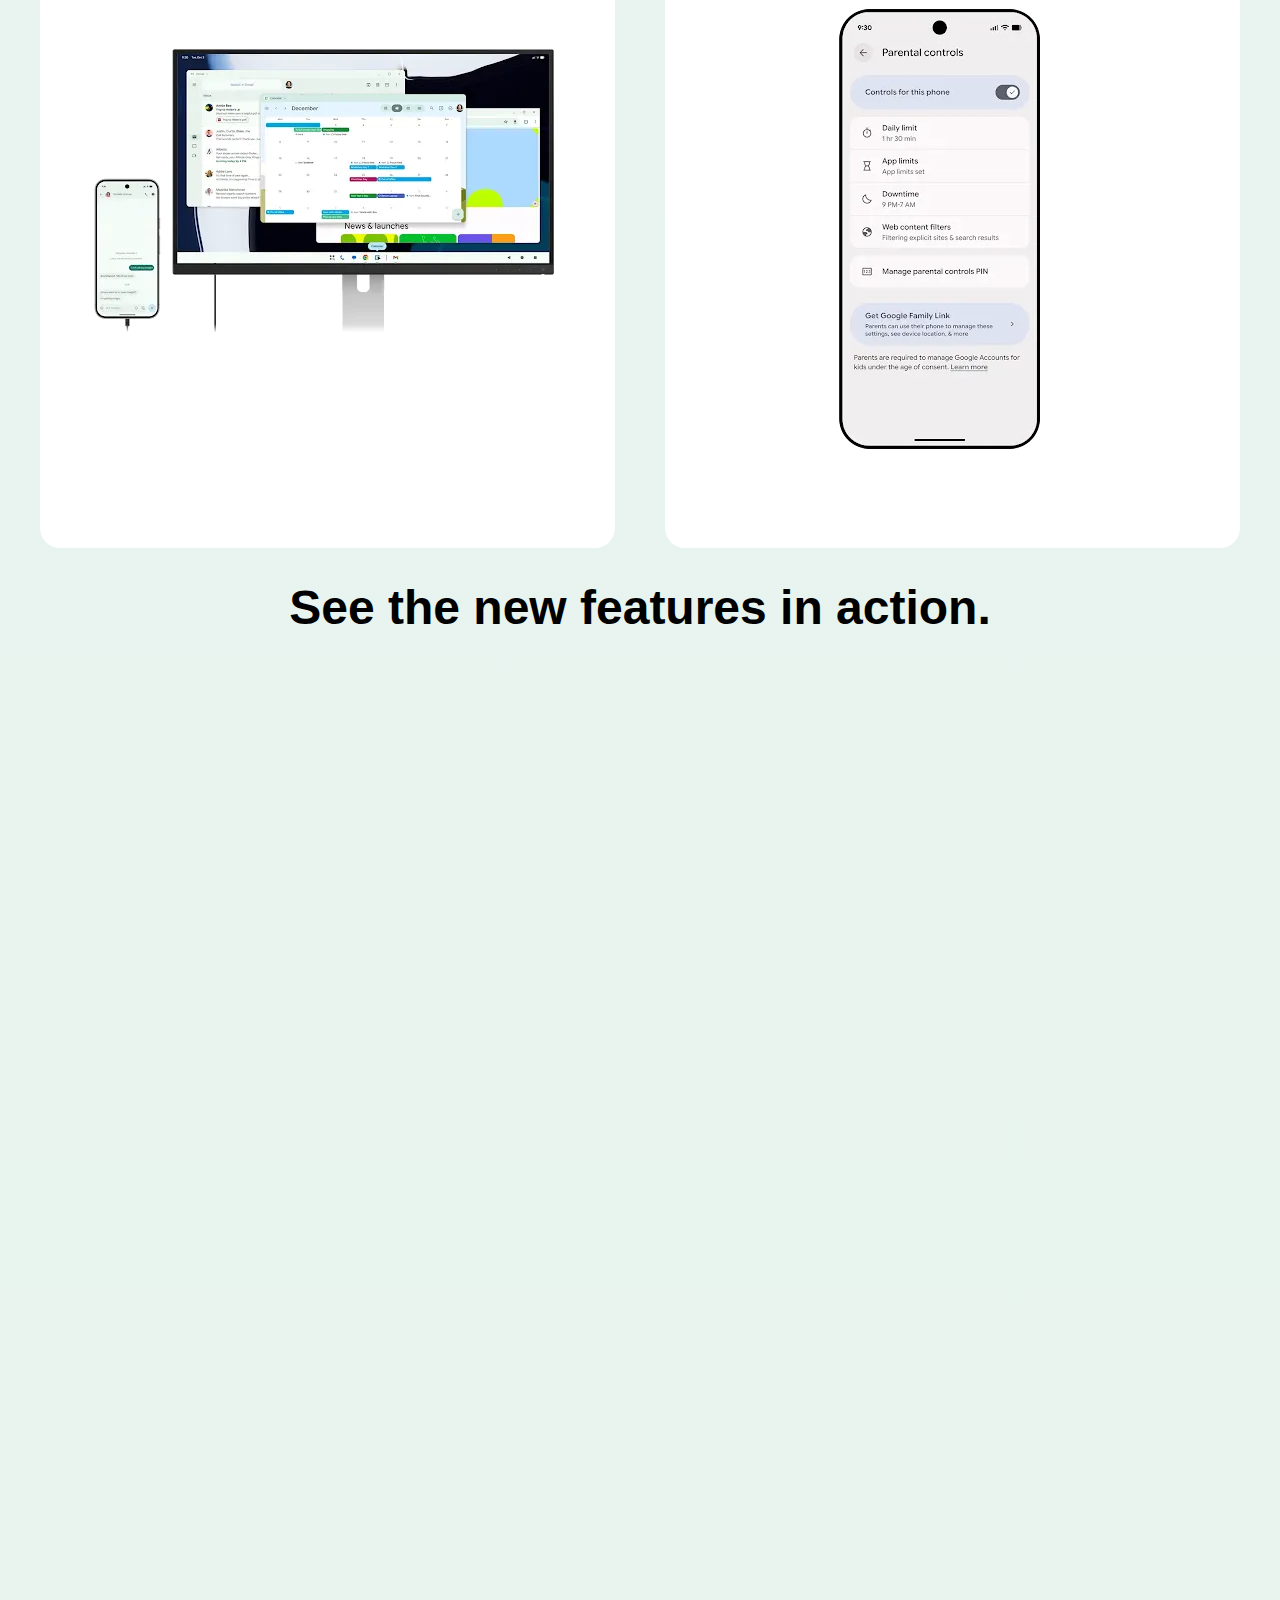
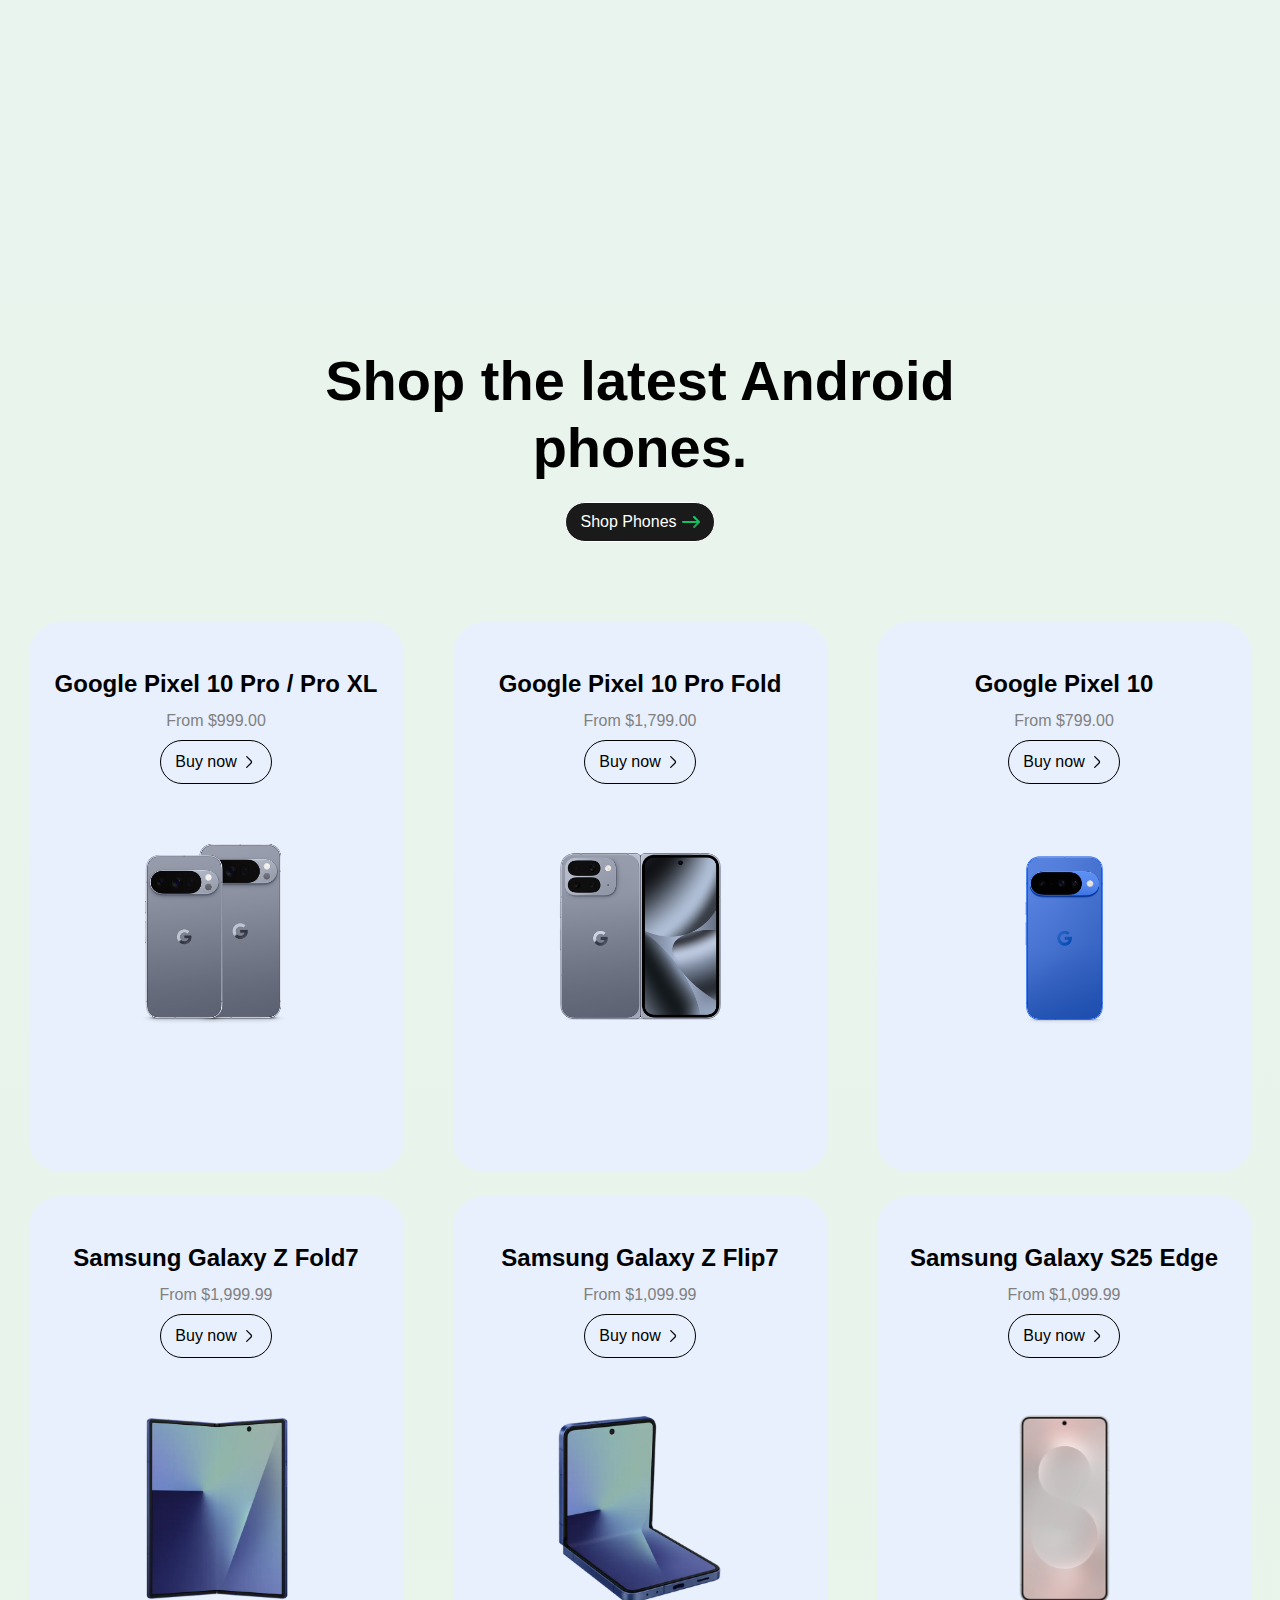
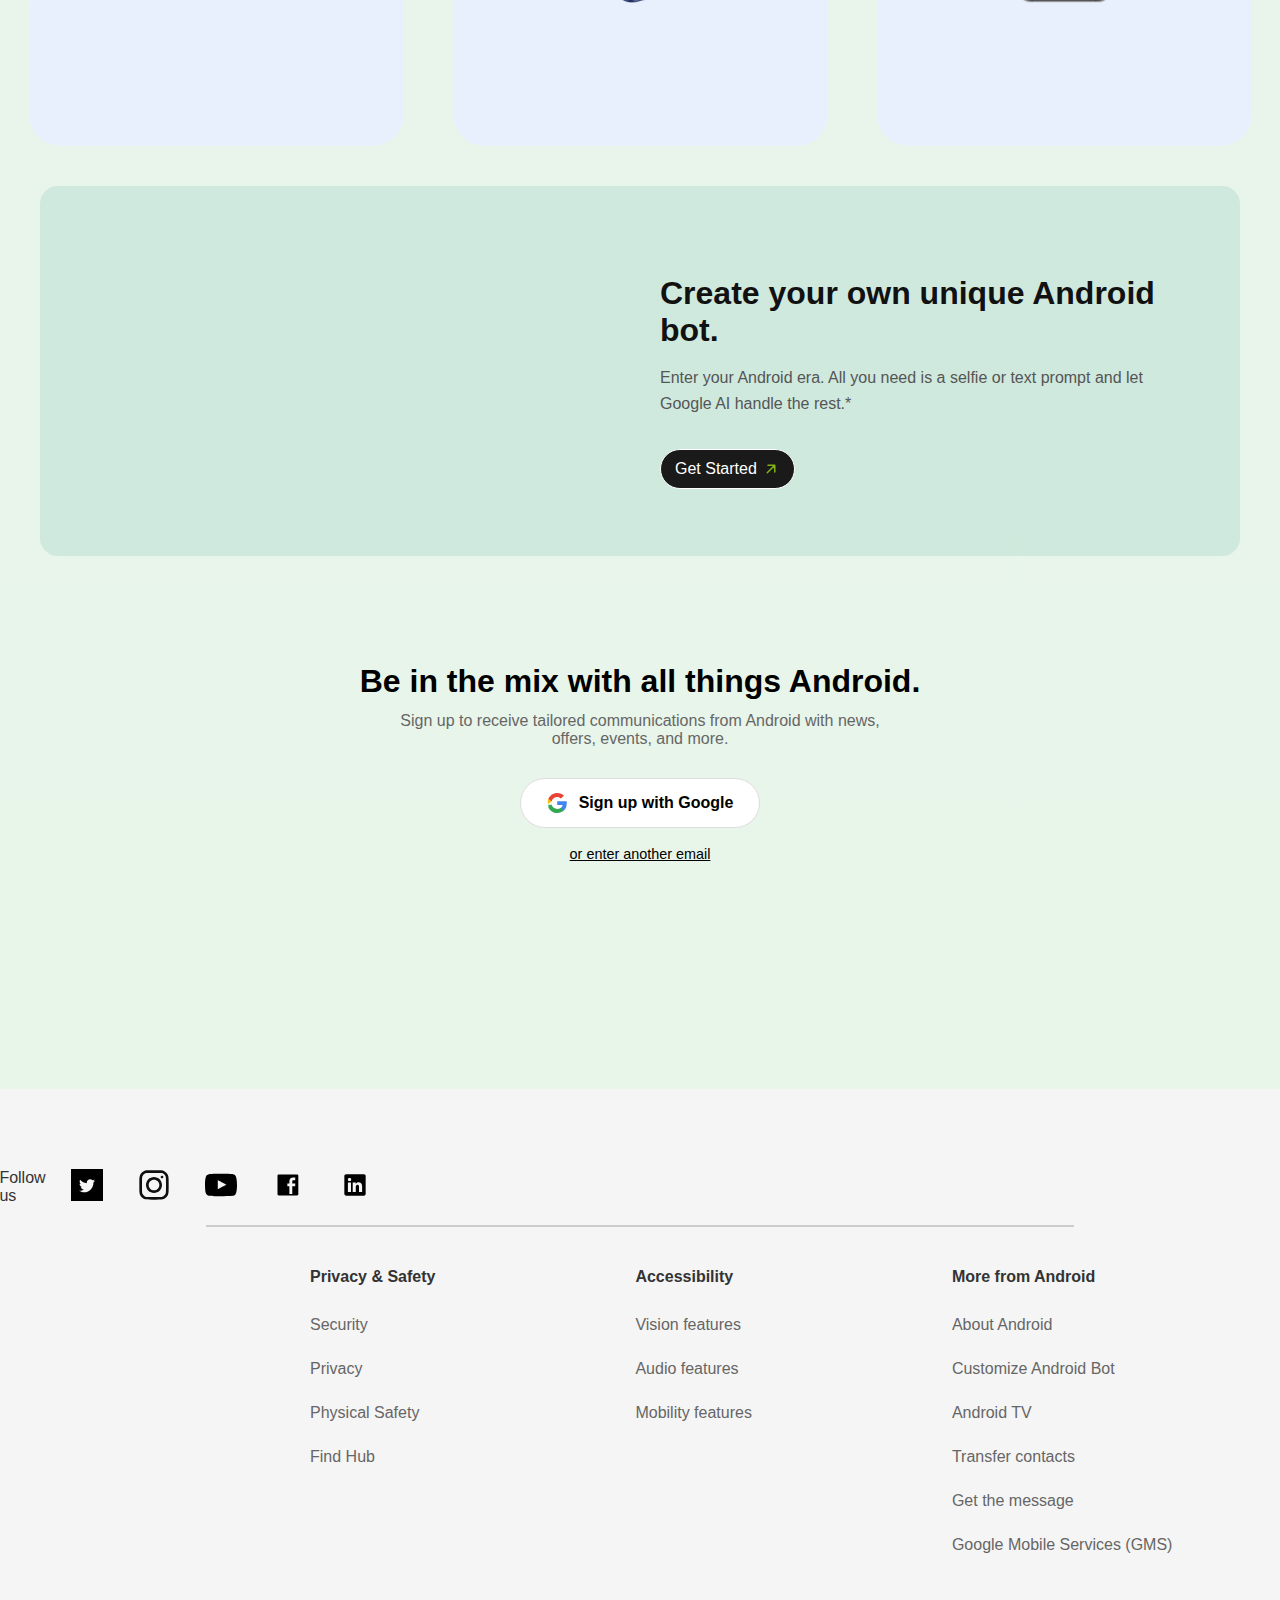
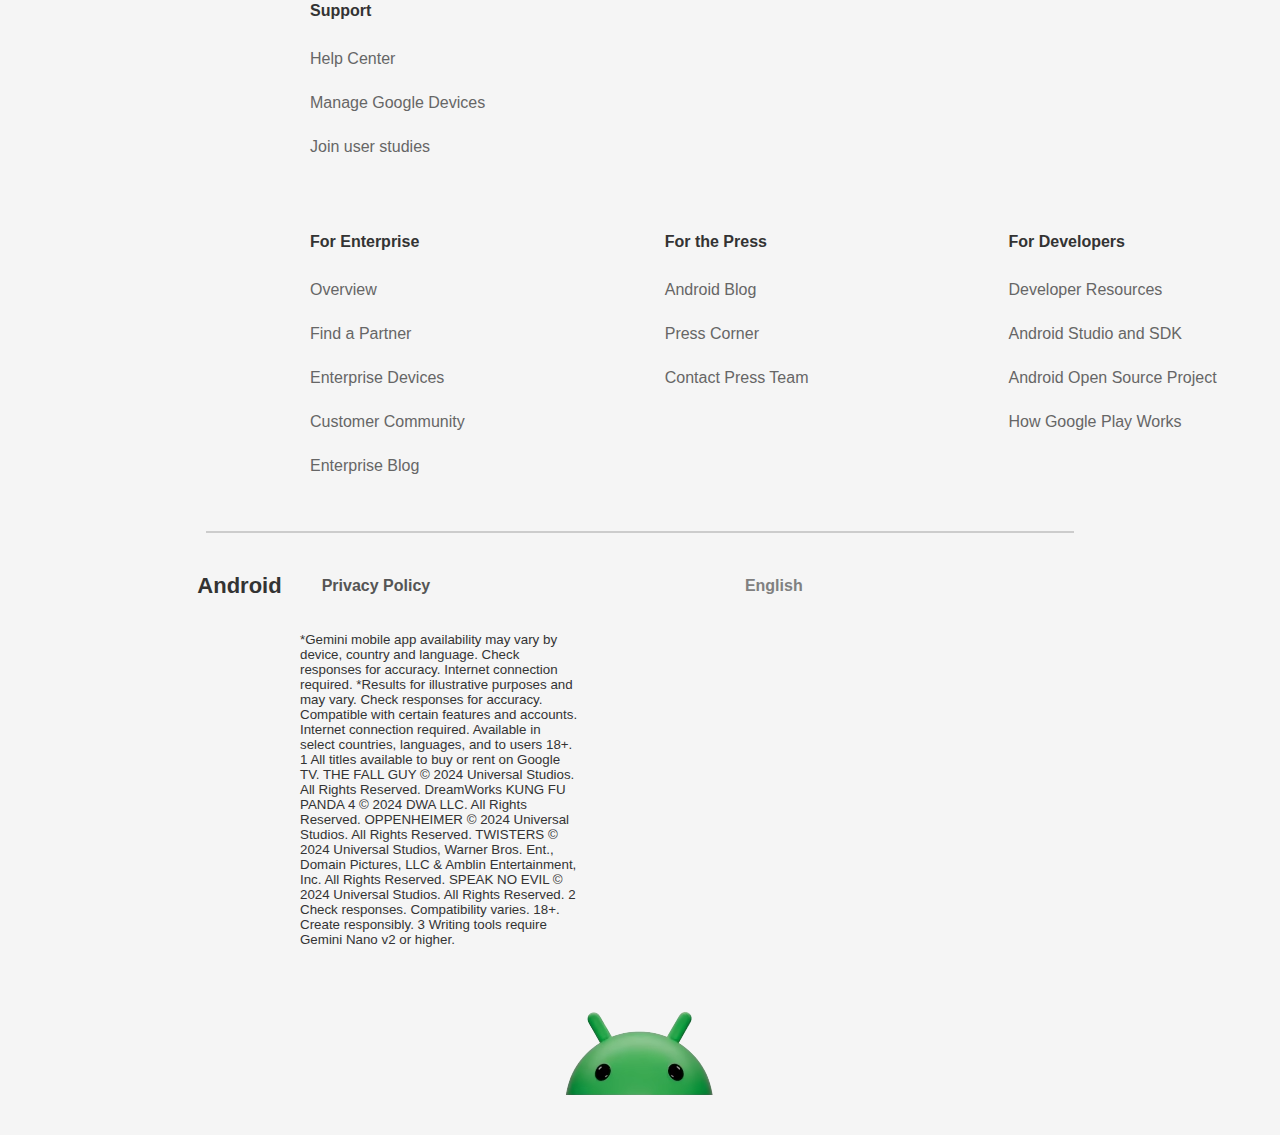
<file: feature.html>
<!DOCTYPE html>
<html lang="en">

<head>
    <meta charset="UTF-8">
    <meta name="viewport" content="width=device-width, initial-scale=1.0">
    <title>Latest Feature</title>
    <link rel="stylesheet" href="feature.css">
</head>

<body>
    <div class="header">
        <nav class="nav-container">
            <div class="nav-left">
                <a href="index.html">
                    <span>Android</span>
                </a>
                <img src="images/icons8-android-50.png" alt="Android Icon">
            </div>

            <div class="navlinks-container">
                <div class="nav-center">
                    <ul class="menu">

                        <li class="dropdown">
                            Discover Android <span class="arrow">▾</span>
                            <ul class="dropdown-menu">
                                <li> <a href="feature.html">Latest features</a></li>
                                <li> <a href="ai.html">Ai on Android</a></li>
                                <li>Android 16</li>
                                <li>Android XR</li>
                                <li> <a href="safety.html">Safety</a></li>
                                <li>Accessibility</li>
                                <li>Google Messages</li>
                                <li>Enterprise</li>
                                <li>Android Auto</li>
                                <li>Digital Car Key</li>
                                <li>Quick Share</li>
                                <li>Android Magazine</li>
                            </ul>
                        </li>
                        <li class="dropdown">
                            Switch & Transfer <span class="arrow">▾</span>
                            <ul class="dropdown-menu">
                                <li>Why Android</li>
                                <li>Switch to Android</li>
                                <li>Transfer between Android</li>
                            </ul>
                        </li>
                        <li class="dropdown">
                            Explore Devices <span class="arrow">▾</span>
                            <ul class="dropdown-menu">
                                <li>Phones</li>
                                <li>Compare phones</li>
                                <li>Tablets</li>
                                <li>Connected devices</li>
                                <li>Find Hub</li>
                            </ul>
                        </li>
                    </ul>
                </div>
            </div>
            <div class="hamburger" id="hamburger">
                <span></span>
                <span></span>
                <span></span>
            </div>

            <div class="nav-right">
                <svg fill="#000000" width="64px" height="64px" viewBox="0 0 1920 1920"
                    xmlns="http://www.w3.org/2000/svg">
                    <g id="SVGRepo_bgCarrier" stroke-width="0"></g>
                    <g id="SVGRepo_tracerCarrier" stroke-linecap="round" stroke-linejoin="round"></g>
                    <g id="SVGRepo_iconCarrier">
                        <path
                            d="M790.588 1468.235c-373.722 0-677.647-303.924-677.647-677.647 0-373.722 303.925-677.647 677.647-677.647 373.723 0 677.647 303.925 677.647 677.647 0 373.723-303.924 677.647-677.647 677.647Zm596.781-160.715c120.396-138.692 193.807-319.285 193.807-516.932C1581.176 354.748 1226.428 0 790.588 0S0 354.748 0 790.588s354.748 790.588 790.588 790.588c197.647 0 378.24-73.411 516.932-193.807l516.028 516.142 79.963-79.963-516.142-516.028Z"
                            fill-rule="evenodd"></path>
                    </g>
                </svg>
                <button class="header-btn">Shop Phones <svg width="64px" height="64px" viewBox="0 -6.5 38 38"
                        version="1.1" xmlns="http://www.w3.org/2000/svg" xmlns:xlink="http://www.w3.org/1999/xlink"
                        fill="#000000">
                        <g id="SVGRepo_bgCarrier" stroke-width="0"></g>
                        <g id="SVGRepo_tracerCarrier" stroke-linecap="round" stroke-linejoin="round"></g>
                        <g id="SVGRepo_iconCarrier">
                            <title>right-arrow</title>
                            <desc>Created with Sketch.</desc>
                            <defs>
                                <linearGradient x1="50%" y1="0%" x2="50%" y2="100%" id="linearGradient-1">
                                    <stop stop-color="#1DD47F" offset="0%"> </stop>
                                    <stop stop-color="#0DA949" offset="100%"> </stop>
                                </linearGradient>
                            </defs>
                            <g id="icons" stroke="none" stroke-width="1" fill="none" fill-rule="evenodd">
                                <g id="ui-gambling-website-lined-icnos-casinoshunter"
                                    transform="translate(-211.000000, -1910.000000)" fill="url(#linearGradient-1)"
                                    fill-rule="nonzero">
                                    <g id="4" transform="translate(50.000000, 1871.000000)">
                                        <path
                                            d="M187.812138,39.5802109 L198.325224,50.0042713 L198.41312,50.0858421 C198.764883,50.4346574 198.96954,50.8946897 199,51.4382227 L198.998248,51.6209428 C198.97273,52.0514917 198.80819,52.4628128 198.48394,52.8313977 L198.36126,52.9580208 L187.812138,63.4197891 C187.031988,64.1934036 185.770571,64.1934036 184.990421,63.4197891 C184.205605,62.6415481 184.205605,61.3762573 184.990358,60.5980789 L192.274264,53.3739093 L162.99947,53.3746291 C161.897068,53.3746291 161,52.4850764 161,51.3835318 C161,50.2819872 161.897068,49.3924345 162.999445,49.3924345 L192.039203,49.3917152 L184.990421,42.4019837 C184.205605,41.6237427 184.205605,40.3584519 184.990421,39.5802109 C185.770571,38.8065964 187.031988,38.8065964 187.812138,39.5802109 Z"
                                            id="right-arrow"> </path>
                                    </g>
                                </g>
                            </g>
                        </g>
                    </svg></button>
            </div>
        </nav>
    </div>
    <hr class="footer-separator">
    <div class="heading-container">
        <div class="heading-left">
            <h4>What's new</h4>
        </div>

        <div class="heading-right">
            <h4>Featured</h4>
            <h4>Browse all</h4>
        </div>
    </div>
    <hr>

    <div class="heading">

        <h1>What’s new on Android.</h1>
        <p>Bring fun into the chat by remixing photos in Google Messages, discover the best of what's nearby with
            Google
            Maps, and more. See new, helpful updates made for your devices.</p>
    </div>

    <div class="video">
        <video autoplay muted loop playsinline>
            <source src="images2/spotlight-hero-featured-desktop-xl-hires-2x-av1.mp4">
    </div>

    <div class="content-container">
        <div class="child-container">

            <div class="top-row">
                <div class="heading-left">
                    <h1>The magic of AI.</h1>
                </div>
                <div class="paragraph-right">
                    <p>
                        From remixing photos right in your chat to getting instant help when you’re stuck in a game.
                        Experience
                        the
                        latest in Google AI, bringing magic to more of your devices. </p>
                </div>
            </div>

            <div class="box">

                <div class="item-box">
                    <span>Google Messages</span>
                    <h1>Bring more fun to the chat with 🍌 Remix.</h1>
                    <p>Turn your pet into an action figure, redesign your friend’s room, or try a 1950s makeover –
                        without
                        leaving the chat.1</p>
                    <button class="header-btn">Try Now <svg width="195px" height="195px" viewBox="0 0 24 24" fill="none"
                            xmlns="http://www.w3.org/2000/svg" stroke="#000000">&lt;#81b413
                            id="SVGRepo_b#81b413Carrier"
                            stroke-width="0"&gt;<!--#81b413-->&lt;#81b413 id="SVGRepo_tracerCarrier"
                            stroke-linecap="round"
                            stroke-linejoin="round"&gt;<!--#81b413-->&lt;#81b413 id="SVGRepo_iconCarrier"&gt; <path
                                d="M7 17L17 7M17 7H8M17 7V16" stroke="#81b413" stroke-width="2" stroke-linecap="round"
                                stroke-linejoin="round"></path> <!--#81b413--></svg></button>

                    <video autoplay muted loop playsinline>
                        <source src="images2/240-remixnanobananainmessages-web-fullbleed-1230x1230-2x-av1.mp4">
                    </video>
                </div>
                <div class="item-box">
                    <span>Gemini</span>
                    <h1>Create images for fun and function.</h1>
                    <p>Combine and blend multiple images, resize your creations in a range of sizes, and add clear
                        text
                        –
                        perfect for invitations, infographics, comic panels, and more.2</p>
                    <button class="header-btn">Try Now <svg width="195px" height="195px" viewBox="0 0 24 24" fill="none"
                            xmlns="http://www.w3.org/2000/svg" stroke="#000000">&lt;#81b413
                            id="SVGRepo_b#81b413Carrier"
                            stroke-width="0"&gt;<!--#81b413-->&lt;#81b413 id="SVGRepo_tracerCarrier"
                            stroke-linecap="round"
                            stroke-linejoin="round"&gt;<!--#81b413-->&lt;#81b413 id="SVGRepo_iconCarrier"&gt; <path
                                d="M7 17L17 7M17 7H8M17 7V16" stroke="#81b413" stroke-width="2" stroke-linecap="round"
                                stroke-linejoin="round"></path> <!--#81b413--></svg></button>

                    <video autoplay muted loop playsinline>
                        <source src="images2/070-editimagesingemini-web-fullbleed-1230x1230-2x-av1.mp4">
                    </video>
                </div>

            </div>
            <div class="square-box">
                <div class="text-content">
                    <span>Circle to Search</span>
                    <h1>Quickly check for scams in any app.</h1>
                    <p>Get peace of mind for any text – across any app. Check if any chat or DM is a scam the moment
                        you
                        see
                        it,
                        simply circle the text and get an AI Overview response letting you know if there are any red
                        flags.3
                    </p>
                    <button class="header-btn">Try Now <svg width="195px" height="195px" viewBox="0 0 24 24" fill="none"
                            xmlns="http://www.w3.org/2000/svg" stroke="#000000">&lt;#81b413
                            id="SVGRepo_b#81b413Carrier"
                            stroke-width="0"&gt;<!--#81b413-->&lt;#81b413 id="SVGRepo_tracerCarrier"
                            stroke-linecap="round"
                            stroke-linejoin="round"&gt;<!--#81b413-->&lt;#81b413 id="SVGRepo_iconCarrier"&gt; <path
                                d="M7 17L17 7M17 7H8M17 7V16" stroke="#81b413" stroke-width="2" stroke-linecap="round"
                                stroke-linejoin="round"></path> <!--#81b413--></svg></button>
                </div>

                <video autoplay muted loop playsinline>
                    <source src="images2/120-scamdetection-web-fullbleed-1230x1230-2x-av1.mp4">
                </video>
            </div>
            <div class="box">

                <div class="item-box">
                    <span>Circle to Search</span>
                    <h1>Translate the whole page as you scroll.</h1>
                    <p>See continuous translations, wherever you scroll. Whether you’re reading menus, news
                        articles, or
                        social media posts and comments, get automatic translations in your preferred language,
                        without
                        switching apps.4</p>
                    <button class="header-btn">Try Now <svg width="195px" height="195px" viewBox="0 0 24 24" fill="none"
                            xmlns="http://www.w3.org/2000/svg" stroke="#000000">&lt;#81b413
                            id="SVGRepo_b#81b413Carrier"
                            stroke-width="0"&gt;<!--#81b413-->&lt;#81b413 id="SVGRepo_tracerCarrier"
                            stroke-linecap="round"
                            stroke-linejoin="round"&gt;<!--#81b413-->&lt;#81b413 id="SVGRepo_iconCarrier"&gt; <path
                                d="M7 17L17 7M17 7H8M17 7V16" stroke="#81b413" stroke-width="2" stroke-linecap="round"
                                stroke-linejoin="round"></path> <!--#81b413--></svg></button>

                    <video autoplay muted loop playsinline>
                        <source src="images2/080-cts-continuostranslate-web-fullbleed-1230x1230-2x-av1.mp4">
                    </video>
                </div>
                <div class="item-box">
                    <span>Circle to Search</span>
                    <h1>Get instant help when stuck in a game.</h1>
                    <p>Find fast answers to gaming questions – without switching apps. Just circle or tap anything
                        on
                        your
                        screen to pull up an AI Overview with tips to help you advance.5</p>
                    <button class="header-btn">Try Now <svg width="195px" height="195px" viewBox="0 0 24 24" fill="none"
                            xmlns="http://www.w3.org/2000/svg" stroke="#000000">&lt;#81b413
                            id="SVGRepo_b#81b413Carrier"
                            stroke-width="0"&gt;<!--#81b413-->&lt;#81b413 id="SVGRepo_tracerCarrier"
                            stroke-linecap="round"
                            stroke-linejoin="round"&gt;<!--#81b413-->&lt;#81b413 id="SVGRepo_iconCarrier"&gt; <path
                                d="M7 17L17 7M17 7H8M17 7V16" stroke="#81b413" stroke-width="2" stroke-linecap="round"
                                stroke-linejoin="round"></path> <!--#81b413--></svg></button>

                    <video autoplay muted loop playsinline>
                        <source src="images2/081-cts-gaminghelp-web-fullbleed-1230x1230-2x-av1.mp4">
                    </video>
                </div>

            </div>
            <div class="square-box">
                <div class="text-content">
                    <span>Gemini</span>
                    <h1>Chat with Gemini on your Google TV.</h1>
                    <p>Discover your next favorite show, get answers to questions beyond entertainment with
                        supporting
                        videos, and simplify everyday tasks. Gemini is now rolling out to your Google TV Streamer
                        and
                        additional select devices.6
                    </p>
                    <button class="header-btn">Learn more <svg width="195px" height="195px" viewBox="0 0 24 24"
                            fill="none" xmlns="http://www.w3.org/2000/svg" stroke="#000000">&lt;#81b413
                            id="SVGRepo_b#81b413Carrier"
                            stroke-width="0"&gt;<!--#81b413-->&lt;#81b413 id="SVGRepo_tracerCarrier"
                            stroke-linecap="round"
                            stroke-linejoin="round"&gt;<!--#81b413-->&lt;#81b413 id="SVGRepo_iconCarrier"&gt; <path
                                d="M7 17L17 7M17 7H8M17 7V16" stroke="#81b413" stroke-width="2" stroke-linecap="round"
                                stroke-linejoin="round"></path> <!--#81b413--></svg></button>
                </div>

                <video autoplay muted loop playsinline>
                    <source src="images2/082-geminiongoogletv-web-fullbleed-1230x1230-2x-av1.mp4">
                </video>
            </div>


            <div class="top-row">
                <div class="heading-left">
                    <h1>Superpower your everyday.</h1>
                </div>
                <div class="paragraph-right">
                    <p>
                        Feel what someone is saying in videos, leave and report unwanted group chats, and more.
                        Discover
                        the
                        latest features making your everyday easier. </p>
                </div>
            </div>

            <div class="box">

                <div class="item-box">
                    <span>Expressive Captions</span>
                    <h1>See the emotion behind speech in videos.</h1>
                    <p>Expressive Captions now shows when someone is [joyful] or [sad] – using real-time AI that
                        works
                        across your apps.7</p>
                    <button class="header-btn">Try Now <svg width="195px" height="195px" viewBox="0 0 24 24" fill="none"
                            xmlns="http://www.w3.org/2000/svg" stroke="#000000">&lt;#81b413
                            id="SVGRepo_b#81b413Carrier"
                            stroke-width="0"&gt;<!--#81b413-->&lt;#81b413 id="SVGRepo_tracerCarrier"
                            stroke-linecap="round"
                            stroke-linejoin="round"&gt;<!--#81b413-->&lt;#81b413 id="SVGRepo_iconCarrier"&gt; <path
                                d="M7 17L17 7M17 7H8M17 7V16" stroke="#81b413" stroke-width="2" stroke-linecap="round"
                                stroke-linejoin="round"></path> <!--#81b413--></svg></button>

                    <video autoplay muted loop playsinline>
                        <source src="images2/220-expressivecaptions-web-fullbleed-1230x1230-2x-av1.mp4">
                    </video>
                </div>
                <div class="item-box">
                    <span>Google Messages</span>
                    <h1>Easily spot and leave spam group chats.</h1>
                    <p>Receive alerts on potential spam chats as soon as you’re added. If an unknown number invites
                        you
                        to a
                        group in Google Messages, you’ll see one-tap actions to leave the group, block the number,
                        and
                        report it as spam.8</p>
                    <button class="header-btn">Try Now <svg width="195px" height="195px" viewBox="0 0 24 24" fill="none"
                            xmlns="http://www.w3.org/2000/svg" stroke="#000000">&lt;#81b413
                            id="SVGRepo_b#81b413Carrier"
                            stroke-width="0"&gt;<!--#81b413-->&lt;#81b413 id="SVGRepo_tracerCarrier"
                            stroke-linecap="round"
                            stroke-linejoin="round"&gt;<!--#81b413-->&lt;#81b413 id="SVGRepo_iconCarrier"&gt; <path
                                d="M7 17L17 7M17 7H8M17 7V16" stroke="#81b413" stroke-width="2" stroke-linecap="round"
                                stroke-linejoin="round"></path> <!--#81b413--></svg></button>

                    <video autoplay muted loop playsinline>
                        <source src="images2/221-googlemessagesleave-report-web-fullbleed-1230x1230-2x-av1.mp4">
                    </video>
                </div>

            </div>

            <div class="square-box">
                <div class="text-content">
                    <span>Google Maps</span>
                    <h1>Easily find top sights and eats nearby.</h1>
                    <p>Exploring a new city? Filling an afternoon? Find trending restaurants, top sights, and the
                        best
                        of
                        what’s nearby in the Google Maps Explore tab – all based on reviews and trusted sources.9
                    </p>
                    <button class="header-btn">Try Now <svg width="195px" height="195px" viewBox="0 0 24 24" fill="none"
                            xmlns="http://www.w3.org/2000/svg" stroke="#000000">&lt;#81b413
                            id="SVGRepo_b#81b413Carrier"
                            stroke-width="0"&gt;<!--#81b413-->&lt;#81b413 id="SVGRepo_tracerCarrier"
                            stroke-linecap="round"
                            stroke-linejoin="round"&gt;<!--#81b413-->&lt;#81b413 id="SVGRepo_iconCarrier"&gt; <path
                                d="M7 17L17 7M17 7H8M17 7V16" stroke="#81b413" stroke-width="2" stroke-linecap="round"
                                stroke-linejoin="round"></path> <!--#81b413--></svg></button>
                </div>

                <video autoplay muted loop playsinline>
                    <source src="images2/222-exploretab-web-fullbleed-1230x1230-2x-av1.mp4">
                </video>
            </div>
            <div class="box">

                <div class="item-box">
                    <span>Chrome</span>
                    <h1>Pin important tabs in your browser.</h1>
                    <p>Juggling tabs on your Android phone? Pin the ones you can't lose. Whether it's your daily
                        reads
                        or
                        vacation research, keep important pages saved and ready for you to jump back in.</p>
                    <button class="header-btn">Try Now <svg width="64px" height="64px" viewBox="0 -6.5 38 38"
                            version="1.1" xmlns="http://www.w3.org/2000/svg" xmlns:xlink="http://www.w3.org/1999/xlink"
                            fill="#000000">
                            <g id="SVGRepo_bgCarrier" stroke-width="0"></g>
                            <g id="SVGRepo_tracerCarrier" stroke-linecap="round" stroke-linejoin="round"></g>
                            <g id="SVGRepo_iconCarrier">
                                <title>right-arrow</title>
                                <desc>Created with Sketch.</desc>
                                <defs>
                                    <linearGradient x1="50%" y1="0%" x2="50%" y2="100%" id="linearGradient-1">
                                        <stop stop-color="#1DD47F" offset="0%"> </stop>
                                        <stop stop-color="#0DA949" offset="100%"> </stop>
                                    </linearGradient>
                                </defs>
                                <g id="icons" stroke="none" stroke-width="1" fill="none" fill-rule="evenodd">
                                    <g id="ui-gambling-website-lined-icnos-casinoshunter"
                                        transform="translate(-211.000000, -1910.000000)" fill="url(#linearGradient-1)"
                                        fill-rule="nonzero">
                                        <g id="4" transform="translate(50.000000, 1871.000000)">
                                            <path
                                                d="M187.812138,39.5802109 L198.325224,50.0042713 L198.41312,50.0858421 C198.764883,50.4346574 198.96954,50.8946897 199,51.4382227 L198.998248,51.6209428 C198.97273,52.0514917 198.80819,52.4628128 198.48394,52.8313977 L198.36126,52.9580208 L187.812138,63.4197891 C187.031988,64.1934036 185.770571,64.1934036 184.990421,63.4197891 C184.205605,62.6415481 184.205605,61.3762573 184.990358,60.5980789 L192.274264,53.3739093 L162.99947,53.3746291 C161.897068,53.3746291 161,52.4850764 161,51.3835318 C161,50.2819872 161.897068,49.3924345 162.999445,49.3924345 L192.039203,49.3917152 L184.990421,42.4019837 C184.205605,41.6237427 184.205605,40.3584519 184.990421,39.5802109 C185.770571,38.8065964 187.031988,38.8065964 187.812138,39.5802109 Z"
                                                id="right-arrow"> </path>
                                        </g>
                                    </g>
                                </g>
                            </g>
                        </svg></button>

                    <video autoplay muted loop playsinline>
                        <source src="images2/21.mp4">
                    </video>
                </div>
                <div class="item-box">
                    <span>Google Messages</span>
                    <h1>Keep conversations safe from fraud.</h1>
                    <p>Help protect yourself from fraud. With Key Verifier, you can confirm the identity of whoever
                        you're
                        talking to in Google Messages using public encryption keys – so you know who’s on the other
                        end
                        of
                        your messages.10</p>
                    <button class="header-btn">Try Now <svg width="64px" height="64px" viewBox="0 -6.5 38 38"
                            version="1.1" xmlns="http://www.w3.org/2000/svg" xmlns:xlink="http://www.w3.org/1999/xlink"
                            fill="#000000">
                            <g id="SVGRepo_bgCarrier" stroke-width="0"></g>
                            <g id="SVGRepo_tracerCarrier" stroke-linecap="round" stroke-linejoin="round"></g>
                            <g id="SVGRepo_iconCarrier">
                                <title>right-arrow</title>
                                <desc>Created with Sketch.</desc>
                                <defs>
                                    <linearGradient x1="50%" y1="0%" x2="50%" y2="100%" id="linearGradient-1">
                                        <stop stop-color="#1DD47F" offset="0%"> </stop>
                                        <stop stop-color="#0DA949" offset="100%"> </stop>
                                    </linearGradient>
                                </defs>
                                <g id="icons" stroke="none" stroke-width="1" fill="none" fill-rule="evenodd">
                                    <g id="ui-gambling-website-lined-icnos-casinoshunter"
                                        transform="translate(-211.000000, -1910.000000)" fill="url(#linearGradient-1)"
                                        fill-rule="nonzero">
                                        <g id="4" transform="translate(50.000000, 1871.000000)">
                                            <path
                                                d="M187.812138,39.5802109 L198.325224,50.0042713 L198.41312,50.0858421 C198.764883,50.4346574 198.96954,50.8946897 199,51.4382227 L198.998248,51.6209428 C198.97273,52.0514917 198.80819,52.4628128 198.48394,52.8313977 L198.36126,52.9580208 L187.812138,63.4197891 C187.031988,64.1934036 185.770571,64.1934036 184.990421,63.4197891 C184.205605,62.6415481 184.205605,61.3762573 184.990358,60.5980789 L192.274264,53.3739093 L162.99947,53.3746291 C161.897068,53.3746291 161,52.4850764 161,51.3835318 C161,50.2819872 161.897068,49.3924345 162.999445,49.3924345 L192.039203,49.3917152 L184.990421,42.4019837 C184.205605,41.6237427 184.205605,40.3584519 184.990421,39.5802109 C185.770571,38.8065964 187.031988,38.8065964 187.812138,39.5802109 Z"
                                                id="right-arrow"> </path>
                                        </g>
                                    </g>
                                </g>
                            </g>
                        </svg></button>

                    <video autoplay muted loop playsinline>
                        <source src="images2/22.mp4">
                    </video>
                </div>

            </div>

            <div class="top-row">
                <div class="heading-left">
                    <h1>Always connected.</h1>
                </div>
                <div class="paragraph-right">
                    <p>
                        From letting friends know which calls can’t wait to better expressing yourself with new
                        emoji
                        combos, explore the latest features making it easy to stay connected. </p>
                </div>
            </div>
            <div class="square-box">
                <div class="text-content">
                    <span>Phone by Google</span>
                    <h1>Make your important calls stand out.</h1>
                    <p>Locked out? Concert tickets about to go on sale? Coming soon, with Call Reason (in beta), you
                        will be
                        able to flag a call to a friend as ‘urgent’, so they know it’s time-sensitive and can
                        prioritize
                        answering or getting back to you.11
                    </p>
                    <button class="header-btn">Try Now <svg width="195px" height="195px" viewBox="0 0 24 24" fill="none"
                            xmlns="http://www.w3.org/2000/svg" stroke="#000000">&lt;#81b413
                            id="SVGRepo_b#81b413Carrier"
                            stroke-width="0"&gt;<!--#81b413-->&lt;#81b413 id="SVGRepo_tracerCarrier"
                            stroke-linecap="round"
                            stroke-linejoin="round"&gt;<!--#81b413-->&lt;#81b413 id="SVGRepo_iconCarrier"&gt; <path
                                d="M7 17L17 7M17 7H8M17 7V16" stroke="#81b413" stroke-width="2" stroke-linecap="round"
                                stroke-linejoin="round"></path> <!--#81b413--></svg></button>
                </div>

                <video autoplay muted loop playsinline>
                    <source src="images2/25.mp4">
                </video>

            </div>
            <div class="box">

                <div class="item-box">
                    <span>Gboard</span>
                    <h1>Embrace new sticker combinations 🐵+🫂.</h1>
                    <p>Send bigger hugs with new Emoji Kitchen sticker combos. Whether you’re signing off for the
                        year
                        ⛄️ +
                        ✒️ or sending holiday well-wishes 🫂 + ⛄️, mix and match your favorites and share them with
                        friends.12</p>
                    <button class="header-btn">Try Now <svg width="195px" height="195px" viewBox="0 0 24 24" fill="none"
                            xmlns="http://www.w3.org/2000/svg" stroke="#000000">&lt;#81b413
                            id="SVGRepo_b#81b413Carrier"
                            stroke-width="0"&gt;<!--#81b413-->&lt;#81b413 id="SVGRepo_tracerCarrier"
                            stroke-linecap="round"
                            stroke-linejoin="round"&gt;<!--#81b413-->&lt;#81b413 id="SVGRepo_iconCarrier"&gt; <path
                                d="M7 17L17 7M17 7H8M17 7V16" stroke="#81b413" stroke-width="2" stroke-linecap="round"
                                stroke-linejoin="round"></path> <!--#81b413--></svg></button>

                    <video autoplay muted loop playsinline>
                        <source src="images2/1.mp4">
                    </video>
                </div>
                <div class="item-box">
                    <span>Gmail app</span>
                    <h1>Send larger attachments from your phone.</h1>
                    <p>Send your biggest files right from the Gmail mobile app. Simply attach large videos, photos,
                        and
                        more, and Gmail will automatically create shareable Google Drive links for anything over
                        25MB in
                        size and add them to your email.13</p>
                    <button class="header-btn">Try Now <svg width="195px" height="195px" viewBox="0 0 24 24" fill="none"
                            xmlns="http://www.w3.org/2000/svg" stroke="#000000">&lt;#81b413
                            id="SVGRepo_b#81b413Carrier"
                            stroke-width="0"&gt;<!--#81b413-->&lt;#81b413 id="SVGRepo_tracerCarrier"
                            stroke-linecap="round"
                            stroke-linejoin="round"&gt;<!--#81b413-->&lt;#81b413 id="SVGRepo_iconCarrier"&gt; <path
                                d="M7 17L17 7M17 7H8M17 7V16" stroke="#81b413" stroke-width="2" stroke-linecap="round"
                                stroke-linejoin="round"></path> <!--#81b413--></svg></button>

                    <video autoplay muted loop playsinline>
                        <source src="images2/2.mp4">
                    </video>
                </div>

            </div>
            <div class="square-box">
                <div class="text-content">
                    <span>Digital car key</span>
                    <h1>Use digital car keys with more vehicles.</h1>
                    <p>Unlock and start your car, right from your phone. Digital car key is now available on Porsche
                        and
                        coming soon to Rivian, Ram, and Cadillac. See the full list of
                        compatible vehicles here
                        .14
                    </p>
                    <button class="header-btn">Try Now <svg width="195px" height="195px" viewBox="0 0 24 24" fill="none"
                            xmlns="http://www.w3.org/2000/svg" stroke="#000000">&lt;#81b413
                            id="SVGRepo_b#81b413Carrier"
                            stroke-width="0"&gt;<!--#81b413-->&lt;#81b413 id="SVGRepo_tracerCarrier"
                            stroke-linecap="round"
                            stroke-linejoin="round"&gt;<!--#81b413-->&lt;#81b413 id="SVGRepo_iconCarrier"&gt; <path
                                d="M7 17L17 7M17 7H8M17 7V16" stroke="#81b413" stroke-width="2" stroke-linecap="round"
                                stroke-linejoin="round"></path> <!--#81b413--></svg></button>
                </div>

                <video autoplay muted loop playsinline>
                    <source src="images2/3.mp4">
                </video>
            </div>

            <div class="top-row">
                <div class="heading-left">
                    <h1>Android 16</h1>
                </div>
                <div class="paragraph-right">
                    <p>
                        More glanceable notifications, productivity tools to keep you in the flow, and expanded
                        support
                        for
                        hearing devices make Android 16 more accessible for all. </p>
                </div>
            </div>


            <div class="box">

                <div class="item-box">
                    <span>Android 16 Notification summaries and organizer</span>
                    <h1>Find notification details faster.</h1>
                    <p>Android 16 summarizes longer conversations. Lengthy texts across chat apps are now easily
                        recapped in
                        your notification shade. And lower priority notifications can be silenced and grouped to
                        avoid
                        disruption.</p>

                    <img src="images2/11.webp=s502-fcrop64=1,00000000ffffffff-rw">
                </div>
                <div class="item-box">
                    <span>Android 16 Powerful customization</span>
                    <h1>Customize your icons and more.</h1>
                    <p>Android 16 gives you the ability to change icon shapes on your homescreen and apply a
                        monochrome
                        theme across all your app icons for a minimalist look. We’re also expanding dark theme
                        across
                        more
                        apps.</p>


                    <img src="images2/12.webp=s502-fcrop64=1,00000000ffffffff-rw">

                </div>
            </div>

            <div class="box">

                <div class="item-box">
                    <span>Android 16 Connected displays (in Beta)</span>
                    <h1>Size up your small screen</h1>
                    <p>Share your screen with friends or co-workers or boost your productivity by connecting your
                        phones,
                        foldables, and tablets to external monitors.</p>

                    <img src="images2/13.webp=s502-fcrop64=1,00000000ffffffff-rw">
                </div>
                <div class="item-box">
                    <span>Android 16 Parental controls</span>
                    <h1>Built-in supervision options</h1>
                    <p>Find “Parental Controls” in Android Settings. Easily set daily screen time, app limits, and
                        web
                        filters, with a path to Family Link for more robust tools. A quick PIN setup locks in
                        settings,
                        ensuring they stay the way you set them.15</p>

                    <img src="images2/14.webp=s502-fcrop64=1,00000000ffffffff-rw">
                </div>
            </div>
            <div class="last-row">
                <div class="heading-center">
                    <h1>See the new features in action.</h1>
                </div>
                <video autoplay muted loop playsinline class="last-video"
                    src="images2/081-cts-gaminghelp-web-fullbleed-1230x1230-2x-av1.mp4"></video>
            </div>

            <div class="full-white-bg">
                <div class="heading">
                    <h1>Shop the latest
                        Android phones.</h1>

                    <button class="header-btn">Shop Phones <svg width="64px" height="64px" viewBox="0 -6.5 38 38"
                            version="1.1" xmlns="http://www.w3.org/2000/svg" xmlns:xlink="http://www.w3.org/1999/xlink"
                            fill="#000000">
                            <g id="SVGRepo_bgCarrier" stroke-width="0"></g>
                            <g id="SVGRepo_tracerCarrier" stroke-linecap="round" stroke-linejoin="round"></g>
                            <g id="SVGRepo_iconCarrier">
                                <title>right-arrow</title>
                                <desc>Created with Sketch.</desc>
                                <defs>
                                    <linearGradient x1="50%" y1="0%" x2="50%" y2="100%" id="linearGradient-1">
                                        <stop stop-color="#1DD47F" offset="0%"> </stop>
                                        <stop stop-color="#0DA949" offset="100%"> </stop>
                                    </linearGradient>
                                </defs>
                                <g id="icons" stroke="none" stroke-width="1" fill="none" fill-rule="evenodd">
                                    <g id="ui-gambling-website-lined-icnos-casinoshunter"
                                        transform="translate(-211.000000, -1910.000000)" fill="url(#linearGradient-1)"
                                        fill-rule="nonzero">
                                        <g id="4" transform="translate(50.000000, 1871.000000)">
                                            <path
                                                d="M187.812138,39.5802109 L198.325224,50.0042713 L198.41312,50.0858421 C198.764883,50.4346574 198.96954,50.8946897 199,51.4382227 L198.998248,51.6209428 C198.97273,52.0514917 198.80819,52.4628128 198.48394,52.8313977 L198.36126,52.9580208 L187.812138,63.4197891 C187.031988,64.1934036 185.770571,64.1934036 184.990421,63.4197891 C184.205605,62.6415481 184.205605,61.3762573 184.990358,60.5980789 L192.274264,53.3739093 L162.99947,53.3746291 C161.897068,53.3746291 161,52.4850764 161,51.3835318 C161,50.2819872 161.897068,49.3924345 162.999445,49.3924345 L192.039203,49.3917152 L184.990421,42.4019837 C184.205605,41.6237427 184.205605,40.3584519 184.990421,39.5802109 C185.770571,38.8065964 187.031988,38.8065964 187.812138,39.5802109 Z"
                                                id="right-arrow"> </path>
                                        </g>
                                    </g>
                                </g>
                            </g>
                        </svg></button>
                </div>
                <div class="newBoxes">
                    <div class="newitem-box">
                        <p class="newparagraph">Google Pixel 10 Pro / Pro XL</p>
                        <span class="newgood">From $999.00</span>
                        <button class="box-button">Buy now <svg width="64px" height="64px" viewBox="0 0 24 24"
                                fill="none" xmlns="http://www.w3.org/2000/svg">
                                <g id="SVGRepo_bgCarrier" stroke-width="0"></g>
                                <g id="SVGRepo_tracerCarrier" stroke-linecap="round" stroke-linejoin="round"></g>
                                <g id="SVGRepo_iconCarrier">
                                    <path
                                        d="M7.82054 20.7313C8.21107 21.1218 8.84423 21.1218 9.23476 20.7313L15.8792 14.0868C17.0505 12.9155 17.0508 11.0167 15.88 9.84497L9.3097 3.26958C8.91918 2.87905 8.28601 2.87905 7.89549 3.26958C7.50497 3.6601 7.50497 4.29327 7.89549 4.68379L14.4675 11.2558C14.8581 11.6464 14.8581 12.2795 14.4675 12.67L7.82054 19.317C7.43002 19.7076 7.43002 20.3407 7.82054 20.7313Z"
                                        fill="#0F0F0F"></path>
                                </g>
                            </svg>
                        </button>
                        <img src="images/10pro.webp">
                    </div>

                    <div class="newitem-box">
                        <p class="newparagraph">Google Pixel 10 Pro Fold</p>
                        <span class="newgood">From $1,799.00</span>
                        <button class="box-button">Buy now <svg width="64px" height="64px" viewBox="0 0 24 24"
                                fill="none" xmlns="http://www.w3.org/2000/svg">
                                <g id="SVGRepo_bgCarrier" stroke-width="0"></g>
                                <g id="SVGRepo_tracerCarrier" stroke-linecap="round" stroke-linejoin="round"></g>
                                <g id="SVGRepo_iconCarrier">
                                    <path
                                        d="M7.82054 20.7313C8.21107 21.1218 8.84423 21.1218 9.23476 20.7313L15.8792 14.0868C17.0505 12.9155 17.0508 11.0167 15.88 9.84497L9.3097 3.26958C8.91918 2.87905 8.28601 2.87905 7.89549 3.26958C7.50497 3.6601 7.50497 4.29327 7.89549 4.68379L14.4675 11.2558C14.8581 11.6464 14.8581 12.2795 14.4675 12.67L7.82054 19.317C7.43002 19.7076 7.43002 20.3407 7.82054 20.7313Z"
                                        fill="#0F0F0F"></path>
                                </g>
                            </svg>
                        </button>
                        <img src="images/10 pro fold.webp">
                    </div>


                    <div class="newitem-box">
                        <p class="newparagraph">Google Pixel 10</p>
                        <span class="newgood">From $799.00</span>
                        <button class="box-button">Buy now <svg width="64px" height="64px" viewBox="0 0 24 24"
                                fill="none" xmlns="http://www.w3.org/2000/svg">
                                <g id="SVGRepo_bgCarrier" stroke-width="0"></g>
                                <g id="SVGRepo_tracerCarrier" stroke-linecap="round" stroke-linejoin="round"></g>
                                <g id="SVGRepo_iconCarrier">
                                    <path
                                        d="M7.82054 20.7313C8.21107 21.1218 8.84423 21.1218 9.23476 20.7313L15.8792 14.0868C17.0505 12.9155 17.0508 11.0167 15.88 9.84497L9.3097 3.26958C8.91918 2.87905 8.28601 2.87905 7.89549 3.26958C7.50497 3.6601 7.50497 4.29327 7.89549 4.68379L14.4675 11.2558C14.8581 11.6464 14.8581 12.2795 14.4675 12.67L7.82054 19.317C7.43002 19.7076 7.43002 20.3407 7.82054 20.7313Z"
                                        fill="#0F0F0F"></path>
                                </g>
                            </svg>
                        </button>
                        <img src="images/only 10.webp">
                    </div>

                    <div class="newitem-box">
                        <p class="newparagraph">Samsung Galaxy Z Fold7</p>
                        <span class="newgood">From $1,999.99</span>
                        <button class="box-button">Buy now <svg width="64px" height="64px" viewBox="0 0 24 24"
                                fill="none" xmlns="http://www.w3.org/2000/svg">
                                <g id="SVGRepo_bgCarrier" stroke-width="0"></g>
                                <g id="SVGRepo_tracerCarrier" stroke-linecap="round" stroke-linejoin="round"></g>
                                <g id="SVGRepo_iconCarrier">
                                    <path
                                        d="M7.82054 20.7313C8.21107 21.1218 8.84423 21.1218 9.23476 20.7313L15.8792 14.0868C17.0505 12.9155 17.0508 11.0167 15.88 9.84497L9.3097 3.26958C8.91918 2.87905 8.28601 2.87905 7.89549 3.26958C7.50497 3.6601 7.50497 4.29327 7.89549 4.68379L14.4675 11.2558C14.8581 11.6464 14.8581 12.2795 14.4675 12.67L7.82054 19.317C7.43002 19.7076 7.43002 20.3407 7.82054 20.7313Z"
                                        fill="#0F0F0F"></path>
                                </g>
                            </svg>
                        </button>
                        <img src="images/z fold.webp">
                    </div>

                    <div class="newitem-box">
                        <p class="newparagraph">Samsung Galaxy Z Flip7</p>
                        <span class="newgood">From $1,099.99</span>
                        <button class="box-button">Buy now <svg width="64px" height="64px" viewBox="0 0 24 24"
                                fill="none" xmlns="http://www.w3.org/2000/svg">
                                <g id="SVGRepo_bgCarrier" stroke-width="0"></g>
                                <g id="SVGRepo_tracerCarrier" stroke-linecap="round" stroke-linejoin="round"></g>
                                <g id="SVGRepo_iconCarrier">
                                    <path
                                        d="M7.82054 20.7313C8.21107 21.1218 8.84423 21.1218 9.23476 20.7313L15.8792 14.0868C17.0505 12.9155 17.0508 11.0167 15.88 9.84497L9.3097 3.26958C8.91918 2.87905 8.28601 2.87905 7.89549 3.26958C7.50497 3.6601 7.50497 4.29327 7.89549 4.68379L14.4675 11.2558C14.8581 11.6464 14.8581 12.2795 14.4675 12.67L7.82054 19.317C7.43002 19.7076 7.43002 20.3407 7.82054 20.7313Z"
                                        fill="#0F0F0F"></path>
                                </g>
                            </svg>
                        </button>
                        <img src="images/z flip.webp">
                    </div>


                    <div class="newitem-box">
                        <p class="newparagraph">Samsung Galaxy S25 Edge</p>
                        <span class="newgood">From $1,099.99</span>
                        <button class="box-button">Buy now <svg width="64px" height="64px" viewBox="0 0 24 24"
                                fill="none" xmlns="http://www.w3.org/2000/svg">
                                <g id="SVGRepo_bgCarrier" stroke-width="0"></g>
                                <g id="SVGRepo_tracerCarrier" stroke-linecap="round" stroke-linejoin="round"></g>
                                <g id="SVGRepo_iconCarrier">
                                    <path
                                        d="M7.82054 20.7313C8.21107 21.1218 8.84423 21.1218 9.23476 20.7313L15.8792 14.0868C17.0505 12.9155 17.0508 11.0167 15.88 9.84497L9.3097 3.26958C8.91918 2.87905 8.28601 2.87905 7.89549 3.26958C7.50497 3.6601 7.50497 4.29327 7.89549 4.68379L14.4675 11.2558C14.8581 11.6464 14.8581 12.2795 14.4675 12.67L7.82054 19.317C7.43002 19.7076 7.43002 20.3407 7.82054 20.7313Z"
                                        fill="#0F0F0F"></path>
                                </g>
                            </svg>
                        </button>
                        <img src="images/s 25.webp">
                    </div>
                </div>


                <div class="center-card">
                    <div class="video-wrapper">
                        <video autoplay muted loop playsinline>
                            <source src="images/new video.mp4">
                        </video>
                    </div>
                    <div class="content">
                        <h1>Create your own unique Android bot.</h1>
                        <p>Enter your Android era. All you need is a selfie or text prompt and let Google AI handle
                            the
                            rest.*
                        </p>
                        <button class="header-btn">Get Started <svg width="195px" height="195px" viewBox="0 0 24 24"
                                fill="none" xmlns="http://www.w3.org/2000/svg" stroke="#000000">&lt;#81b413
                                id="SVGRepo_b#81b413Carrier"
                                stroke-width="0"&gt;<!--#81b413-->&lt;#81b413 id="SVGRepo_tracerCarrier"
                                stroke-linecap="round"
                                stroke-linejoin="round"&gt;<!--#81b413-->&lt;#81b413 id="SVGRepo_iconCarrier"&gt;
                                <path d="M7 17L17 7M17 7H8M17 7V16" stroke="#81b413" stroke-width="2"
                                    stroke-linecap="round" stroke-linejoin="round"></path>
                                <!--#81b413-->
                            </svg></button>
                    </div>
                </div>

                <div class="lastNow">
                    <div class="lastSection">
                        <h2>Be in the mix with all things Android.</h2>
                        <p>Sign up to receive tailored communications from Android with news, offers, events, and
                            more.
                        </p>

                    </div>
                    <div class="button-wrapper">
                        <button class="google-btn">
                            <svg viewBox="0 0 533.5 544.3" xmlns="http://www.w3.org/2000/svg" width="20" height="20">
                                <path fill="#4285F4"
                                    d="M533.5 278.4c0-17.8-1.5-35-4.4-51.6H272v97.8h147.2c-6.4 34.6-25 63.9-53.4 83.5v69.2h86.1c50.4-46.4 79.6-114.9 79.6-198.9z" />
                                <path fill="#34A853"
                                    d="M272 544.3c72.6 0 133.6-24.1 178.2-65.5l-86.1-69.2c-24 16.1-55 25.6-92.1 25.6-70.8 0-130.8-47.8-152.2-112.3H32.1v70.6C76.4 483 167.5 544.3 272 544.3z" />
                                <path fill="#FBBC05"
                                    d="M119.8 324.9c-10.7-31.7-10.7-65.9 0-97.6V156.7H32.1c-22.7 45.2-22.7 98.4 0 143.6l87.7-75.4z" />
                                <path fill="#EA4335"
                                    d="M272 107.1c39.5-.6 77 14.2 105.6 41.9l79.1-79.1C405.1 24.6 344.1 0 272 0 167.5 0 76.4 61.3 32.1 156.7l87.7 70.6C141.2 155 201.2 107.1 272 107.1z" />
                            </svg>
                            Sign up with Google
                        </button>
                        <a href="#" class="alternative-email">or enter another email</a>
                        <video autoplay muted loop playsinline>
                            <source src="images/headphone.mp4">
                        </video>

                    </div>
                </div>
            </div>
        </div>
    </div>
    <footer>
        <div class="social-icons">
            <span>Follow us</span>
            <a href="#"><svg fill="#000000" height="64px" width="64px" version="1.1" id="Layer_1"
                    xmlns="http://www.w3.org/2000/svg" xmlns:xlink="http://www.w3.org/1999/xlink"
                    viewBox="-143 145 512 512" xml:space="preserve">
                    <g id="SVGRepo_bgCarrier" stroke-width="0"></g>
                    <g id="SVGRepo_tracerCarrier" stroke-linecap="round" stroke-linejoin="round"></g>
                    <g id="SVGRepo_iconCarrier">
                        <path
                            d="M-143,145v512h512V145H-143z M215.2,361.2c0.1,2.2,0.1,4.5,0.1,6.8c0,69.5-52.9,149.7-149.7,149.7 c-29.7,0-57.4-8.7-80.6-23.6c4.1,0.5,8.3,0.7,12.6,0.7c24.6,0,47.3-8.4,65.3-22.5c-23-0.4-42.5-15.6-49.1-36.5 c3.2,0.6,6.5,0.9,9.9,0.9c4.8,0,9.5-0.6,13.9-1.9C13.5,430-4.6,408.7-4.6,383.2v-0.6c7.1,3.9,15.2,6.3,23.8,6.6 c-14.1-9.4-23.4-25.6-23.4-43.8c0-9.6,2.6-18.7,7.1-26.5c26,31.9,64.7,52.8,108.4,55c-0.9-3.8-1.4-7.8-1.4-12 c0-29,23.6-52.6,52.6-52.6c15.1,0,28.8,6.4,38.4,16.6c12-2.4,23.2-6.7,33.4-12.8c-3.9,12.3-12.3,22.6-23.1,29.1 c10.6-1.3,20.8-4.1,30.2-8.3C234.4,344.5,225.5,353.7,215.2,361.2z">
                        </path>
                    </g>
                </svg></a>
            <a href="#"><svg width="64px" height="64px" viewBox="0 0 24 24" fill="none"
                    xmlns="http://www.w3.org/2000/svg">
                    <g id="SVGRepo_bgCarrier" stroke-width="0"></g>
                    <g id="SVGRepo_tracerCarrier" stroke-linecap="round" stroke-linejoin="round"></g>
                    <g id="SVGRepo_iconCarrier">
                        <path fill-rule="evenodd" clip-rule="evenodd"
                            d="M12 18C15.3137 18 18 15.3137 18 12C18 8.68629 15.3137 6 12 6C8.68629 6 6 8.68629 6 12C6 15.3137 8.68629 18 12 18ZM12 16C14.2091 16 16 14.2091 16 12C16 9.79086 14.2091 8 12 8C9.79086 8 8 9.79086 8 12C8 14.2091 9.79086 16 12 16Z"
                            fill="#0F0F0F"></path>
                        <path
                            d="M18 5C17.4477 5 17 5.44772 17 6C17 6.55228 17.4477 7 18 7C18.5523 7 19 6.55228 19 6C19 5.44772 18.5523 5 18 5Z"
                            fill="#0F0F0F"></path>
                        <path fill-rule="evenodd" clip-rule="evenodd"
                            d="M1.65396 4.27606C1 5.55953 1 7.23969 1 10.6V13.4C1 16.7603 1 18.4405 1.65396 19.7239C2.2292 20.8529 3.14708 21.7708 4.27606 22.346C5.55953 23 7.23969 23 10.6 23H13.4C16.7603 23 18.4405 23 19.7239 22.346C20.8529 21.7708 21.7708 20.8529 22.346 19.7239C23 18.4405 23 16.7603 23 13.4V10.6C23 7.23969 23 5.55953 22.346 4.27606C21.7708 3.14708 20.8529 2.2292 19.7239 1.65396C18.4405 1 16.7603 1 13.4 1H10.6C7.23969 1 5.55953 1 4.27606 1.65396C3.14708 2.2292 2.2292 3.14708 1.65396 4.27606ZM13.4 3H10.6C8.88684 3 7.72225 3.00156 6.82208 3.0751C5.94524 3.14674 5.49684 3.27659 5.18404 3.43597C4.43139 3.81947 3.81947 4.43139 3.43597 5.18404C3.27659 5.49684 3.14674 5.94524 3.0751 6.82208C3.00156 7.72225 3 8.88684 3 10.6V13.4C3 15.1132 3.00156 16.2777 3.0751 17.1779C3.14674 18.0548 3.27659 18.5032 3.43597 18.816C3.81947 19.5686 4.43139 20.1805 5.18404 20.564C5.49684 20.7234 5.94524 20.8533 6.82208 20.9249C7.72225 20.9984 8.88684 21 10.6 21H13.4C15.1132 21 16.2777 20.9984 17.1779 20.9249C18.0548 20.8533 18.5032 20.7234 18.816 20.564C19.5686 20.1805 20.1805 19.5686 20.564 18.816C20.7234 18.5032 20.8533 18.0548 20.9249 17.1779C20.9984 16.2777 21 15.1132 21 13.4V10.6C21 8.88684 20.9984 7.72225 20.9249 6.82208C20.8533 5.94524 20.7234 5.49684 20.564 5.18404C20.1805 4.43139 19.5686 3.81947 18.816 3.43597C18.5032 3.27659 18.0548 3.14674 17.1779 3.0751C16.2777 3.00156 15.1132 3 13.4 3Z"
                            fill="#0F0F0F"></path>
                    </g>
                </svg></a>
            <a href="#"><svg width="64px" height="64px" viewBox="0 -3 20 20" version="1.1"
                    xmlns="http://www.w3.org/2000/svg" xmlns:xlink="http://www.w3.org/1999/xlink" fill="#000000">
                    <g id="SVGRepo_bgCarrier" stroke-width="0"></g>
                    <g id="SVGRepo_tracerCarrier" stroke-linecap="round" stroke-linejoin="round"></g>
                    <g id="SVGRepo_iconCarrier">
                        <title>youtube [#168]</title>
                        <desc>Created with Sketch.</desc>
                        <defs> </defs>
                        <g id="Page-1" stroke="none" stroke-width="1" fill="none" fill-rule="evenodd">
                            <g id="Dribbble-Light-Preview" transform="translate(-300.000000, -7442.000000)"
                                fill="#000000">
                                <g id="icons" transform="translate(56.000000, 160.000000)">
                                    <path
                                        d="M251.988432,7291.58588 L251.988432,7285.97425 C253.980638,7286.91168 255.523602,7287.8172 257.348463,7288.79353 C255.843351,7289.62824 253.980638,7290.56468 251.988432,7291.58588 M263.090998,7283.18289 C262.747343,7282.73013 262.161634,7282.37809 261.538073,7282.26141 C259.705243,7281.91336 248.270974,7281.91237 246.439141,7282.26141 C245.939097,7282.35515 245.493839,7282.58153 245.111335,7282.93357 C243.49964,7284.42947 244.004664,7292.45151 244.393145,7293.75096 C244.556505,7294.31342 244.767679,7294.71931 245.033639,7294.98558 C245.376298,7295.33761 245.845463,7295.57995 246.384355,7295.68865 C247.893451,7296.0008 255.668037,7296.17532 261.506198,7295.73552 C262.044094,7295.64178 262.520231,7295.39147 262.895762,7295.02447 C264.385932,7293.53455 264.28433,7285.06174 263.090998,7283.18289"
                                        id="youtube-[#168]"> </path>
                                </g>
                            </g>
                        </g>
                    </g>
                </svg></a>
            <a href="#"><svg fill="#000000" width="64px" height="64px" viewBox="-5.5 0 32 32" version="1.1"
                    xmlns="http://www.w3.org/2000/svg">
                    <g id="SVGRepo_bgCarrier" stroke-width="0"></g>
                    <g id="SVGRepo_tracerCarrier" stroke-linecap="round" stroke-linejoin="round"></g>
                    <g id="SVGRepo_iconCarrier">
                        <title>facebook</title>
                        <path
                            d="M1.188 5.594h18.438c0.625 0 1.188 0.563 1.188 1.188v18.438c0 0.625-0.563 1.188-1.188 1.188h-18.438c-0.625 0-1.188-0.563-1.188-1.188v-18.438c0-0.625 0.563-1.188 1.188-1.188zM14.781 17.281h2.875l0.125-2.75h-3v-2.031c0-0.781 0.156-1.219 1.156-1.219h1.75l0.063-2.563s-0.781-0.125-1.906-0.125c-2.75 0-3.969 1.719-3.969 3.563v2.375h-2.031v2.75h2.031v7.625h2.906v-7.625z">
                        </path>
                    </g>
                </svg></a>
            <a href="#"><svg width="64px" height="64px" viewBox="0 0 24 24" fill="none"
                    xmlns="http://www.w3.org/2000/svg">
                    <g id="SVGRepo_bgCarrier" stroke-width="0"></g>
                    <g id="SVGRepo_tracerCarrier" stroke-linecap="round" stroke-linejoin="round"></g>
                    <g id="SVGRepo_iconCarrier">
                        <path
                            d="M18.72 3.99997H5.37C5.19793 3.99191 5.02595 4.01786 4.86392 4.07635C4.70189 4.13484 4.55299 4.22471 4.42573 4.34081C4.29848 4.45692 4.19537 4.59699 4.12232 4.75299C4.04927 4.909 4.0077 5.07788 4 5.24997V18.63C4.01008 18.9901 4.15766 19.3328 4.41243 19.5875C4.6672 19.8423 5.00984 19.9899 5.37 20H18.72C19.0701 19.9844 19.4002 19.8322 19.6395 19.5761C19.8788 19.32 20.0082 18.9804 20 18.63V5.24997C20.0029 5.08247 19.9715 4.91616 19.9078 4.76122C19.8441 4.60629 19.7494 4.466 19.6295 4.34895C19.5097 4.23191 19.3672 4.14059 19.2108 4.08058C19.0544 4.02057 18.8874 3.99314 18.72 3.99997ZM9 17.34H6.67V10.21H9V17.34ZM7.89 9.12997C7.72741 9.13564 7.5654 9.10762 7.41416 9.04768C7.26291 8.98774 7.12569 8.89717 7.01113 8.78166C6.89656 8.66615 6.80711 8.5282 6.74841 8.37647C6.6897 8.22474 6.66301 8.06251 6.67 7.89997C6.66281 7.73567 6.69004 7.57169 6.74995 7.41854C6.80986 7.26538 6.90112 7.12644 7.01787 7.01063C7.13463 6.89481 7.2743 6.80468 7.42793 6.74602C7.58157 6.68735 7.74577 6.66145 7.91 6.66997C8.07259 6.66431 8.2346 6.69232 8.38584 6.75226C8.53709 6.8122 8.67431 6.90277 8.78887 7.01828C8.90344 7.13379 8.99289 7.27174 9.05159 7.42347C9.1103 7.5752 9.13699 7.73743 9.13 7.89997C9.13719 8.06427 9.10996 8.22825 9.05005 8.3814C8.99014 8.53456 8.89888 8.6735 8.78213 8.78931C8.66537 8.90513 8.5257 8.99526 8.37207 9.05392C8.21843 9.11259 8.05423 9.13849 7.89 9.12997ZM17.34 17.34H15V13.44C15 12.51 14.67 11.87 13.84 11.87C13.5822 11.8722 13.3313 11.9541 13.1219 12.1045C12.9124 12.2549 12.7546 12.4664 12.67 12.71C12.605 12.8926 12.5778 13.0865 12.59 13.28V17.34H10.29V10.21H12.59V11.21C12.7945 10.8343 13.0988 10.5225 13.4694 10.3089C13.84 10.0954 14.2624 9.98848 14.69 9.99997C16.2 9.99997 17.34 11 17.34 13.13V17.34Z"
                            fill="#000000"></path>
                    </g>
                </svg></a>
        </div>


        <hr class="footer-separator">
        <div class="footer-row">
            <div class="footer-column">
                <h4>Privacy & Safety</h4>
                <a href="#">Security</a>
                <a href="#">Privacy</a>
                <a href="#">Physical Safety</a>
                <a href="#">Find Hub</a>
            </div>
            <div class="footer-column">
                <h4>Accessibility</h4>
                <a href="#">Vision features</a>
                <a href="#">Audio features</a>
                <a href="#">Mobility features</a>
            </div>
            <div class="footer-column">
                <h4>More from Android</h4>
                <a href="#">About Android</a>
                <a href="#">Customize Android Bot</a>
                <a href="#">Android TV</a>
                <a href="#">Transfer contacts</a>
                <a href="#">Get the message</a>
                <a href="#">Google Mobile Services (GMS)</a>
            </div>
            <div class="footer-column">
                <h4>Support</h4>
                <a href="#">Help Center</a>
                <a href="#">Manage Google Devices</a>
                <a href="#">Join user studies</a>
            </div>
        </div>

        <div class="footer-row">
            <div class="footer-column">
                <h4>For Enterprise</h4>
                <a href="#">Overview</a>
                <a href="#">Find a Partner</a>
                <a href="#">Enterprise Devices</a>
                <a href="#">Customer Community</a>
                <a href="#">Enterprise Blog</a>
            </div>
            <div class="footer-column">
                <h4>For the Press</h4>
                <a href="#">Android Blog</a>
                <a href="#">Press Corner</a>
                <a href="#">Contact Press Team</a>
            </div>
            <div class="footer-column">
                <h4>For Developers</h4>
                <a href="#">Developer Resources</a>
                <a href="#">Android Studio and SDK</a>
                <a href="#">Android Open Source Project</a>
                <a href="#">How Google Play Works</a>
            </div>
        </div>
        <hr class="footer-separator">
        <div class="lastHeader">
            <div class="left-side">
                <h1>Android</h1>
                <h3>Privacy Policy</h2>
            </div>
            <div class="right-side">
                <h3>English</h1>
            </div>
        </div>
        <div class="lstParagraph">
            <p>*Gemini mobile app availability may vary by device, country and language. Check responses for
                accuracy.
                Internet connection required.
                *Results for illustrative purposes and may vary. Check responses for accuracy. Compatible with
                certain
                features and accounts. Internet connection required. Available in select countries, languages, and
                to
                users
                18+.
                1 All titles available to buy or rent on Google TV. THE FALL GUY © 2024 Universal Studios. All
                Rights
                Reserved. DreamWorks KUNG FU PANDA 4 © 2024 DWA LLC. All Rights Reserved. OPPENHEIMER © 2024
                Universal
                Studios. All Rights Reserved. TWISTERS © 2024 Universal Studios, Warner Bros. Ent., Domain Pictures,
                LLC
                &
                Amblin Entertainment, Inc. All Rights Reserved. SPEAK NO EVIL © 2024 Universal Studios. All Rights
                Reserved.
                2 Check responses. Compatibility varies. 18+. Create responsibly.
                3 Writing tools require Gemini Nano v2 or higher.</p>
        </div>

        <div class="lstImage">
            <img src="images/download.png">
        </div>
    </footer>





    <script src="feature.js"></script>
</body>

</html>
</file>
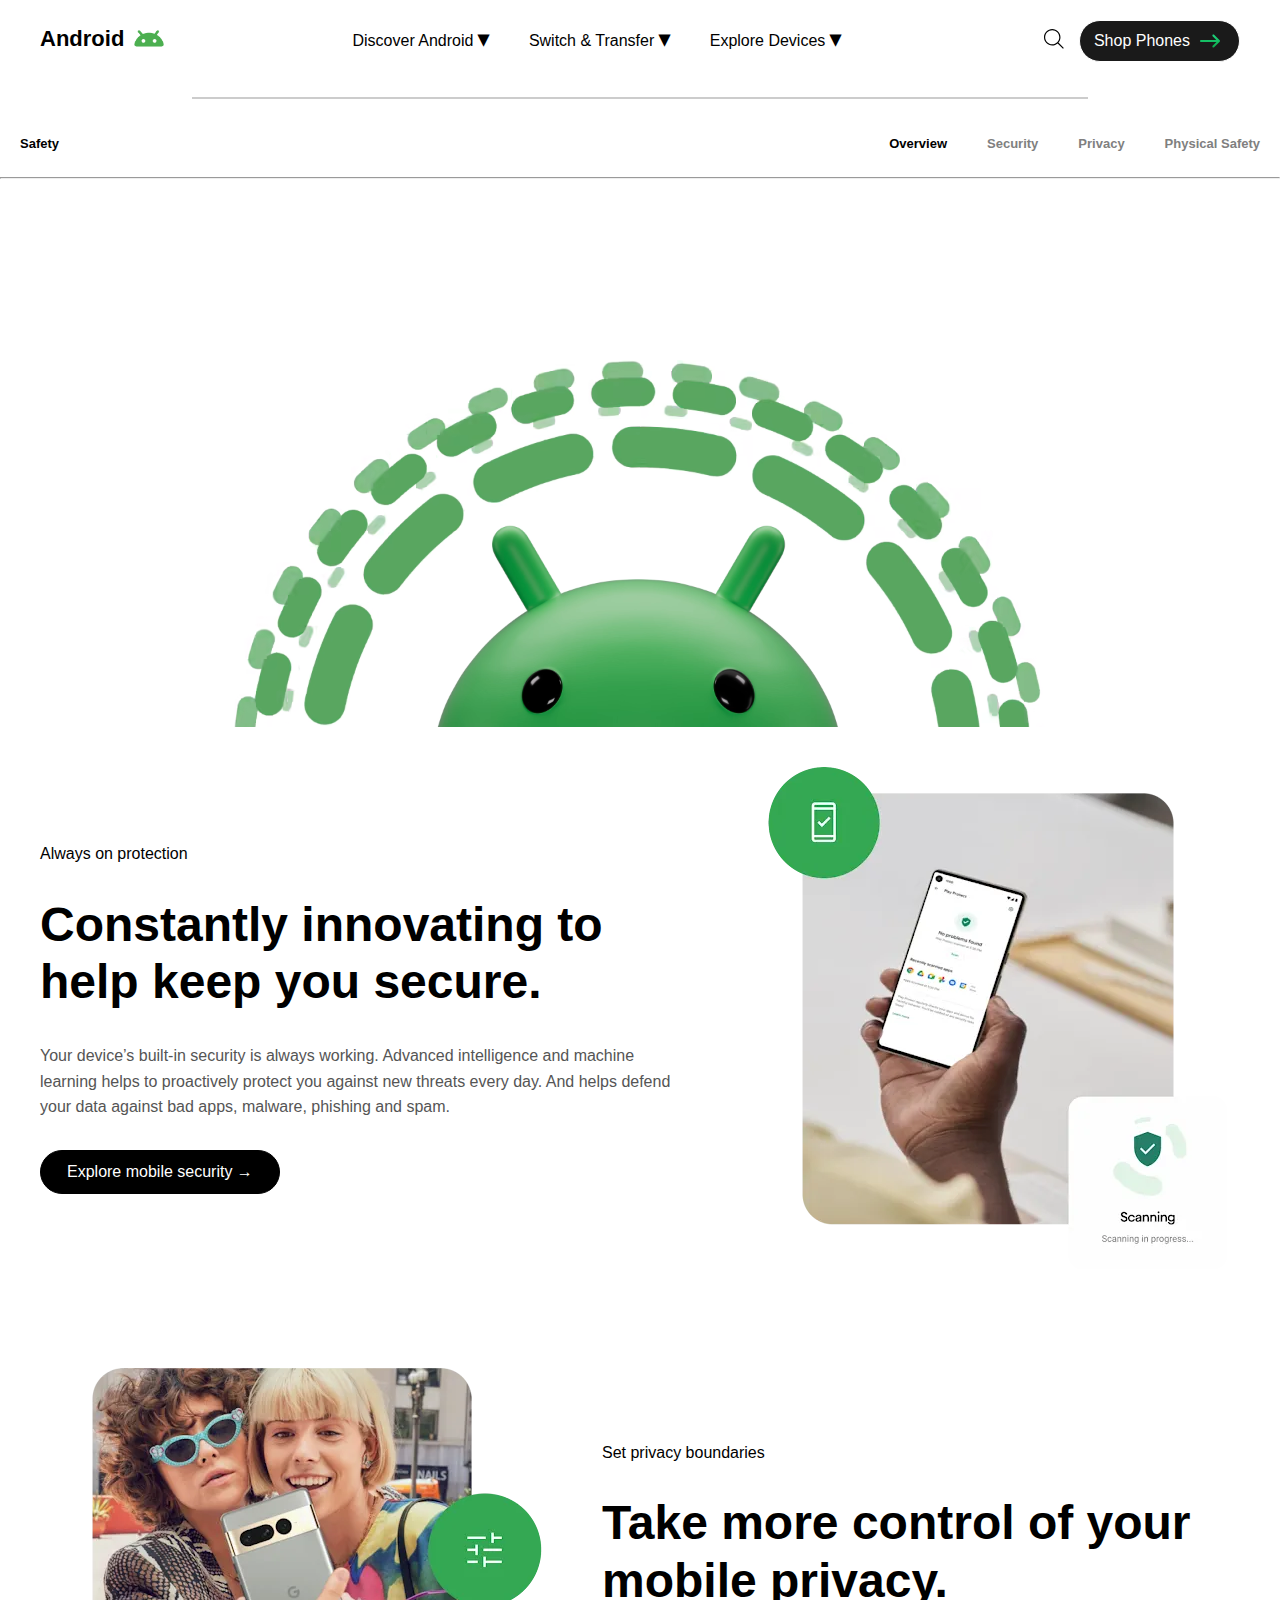
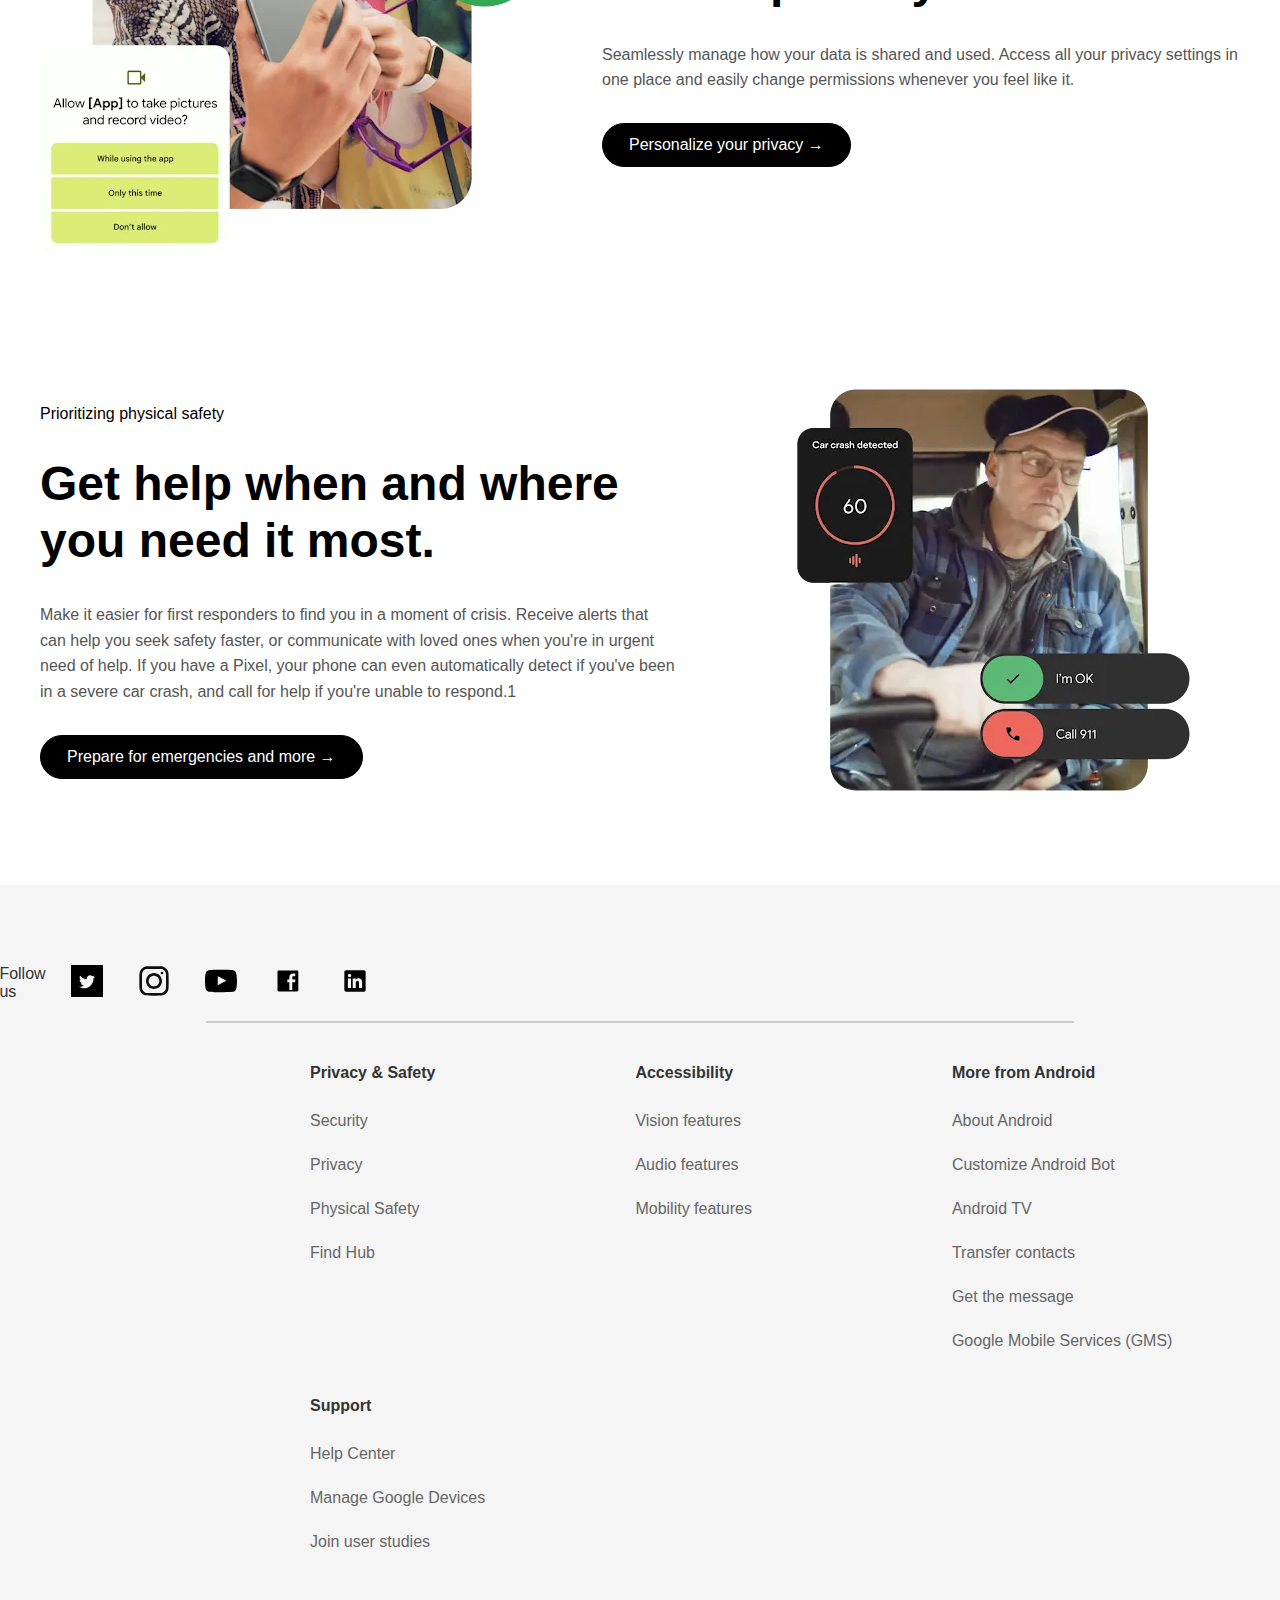
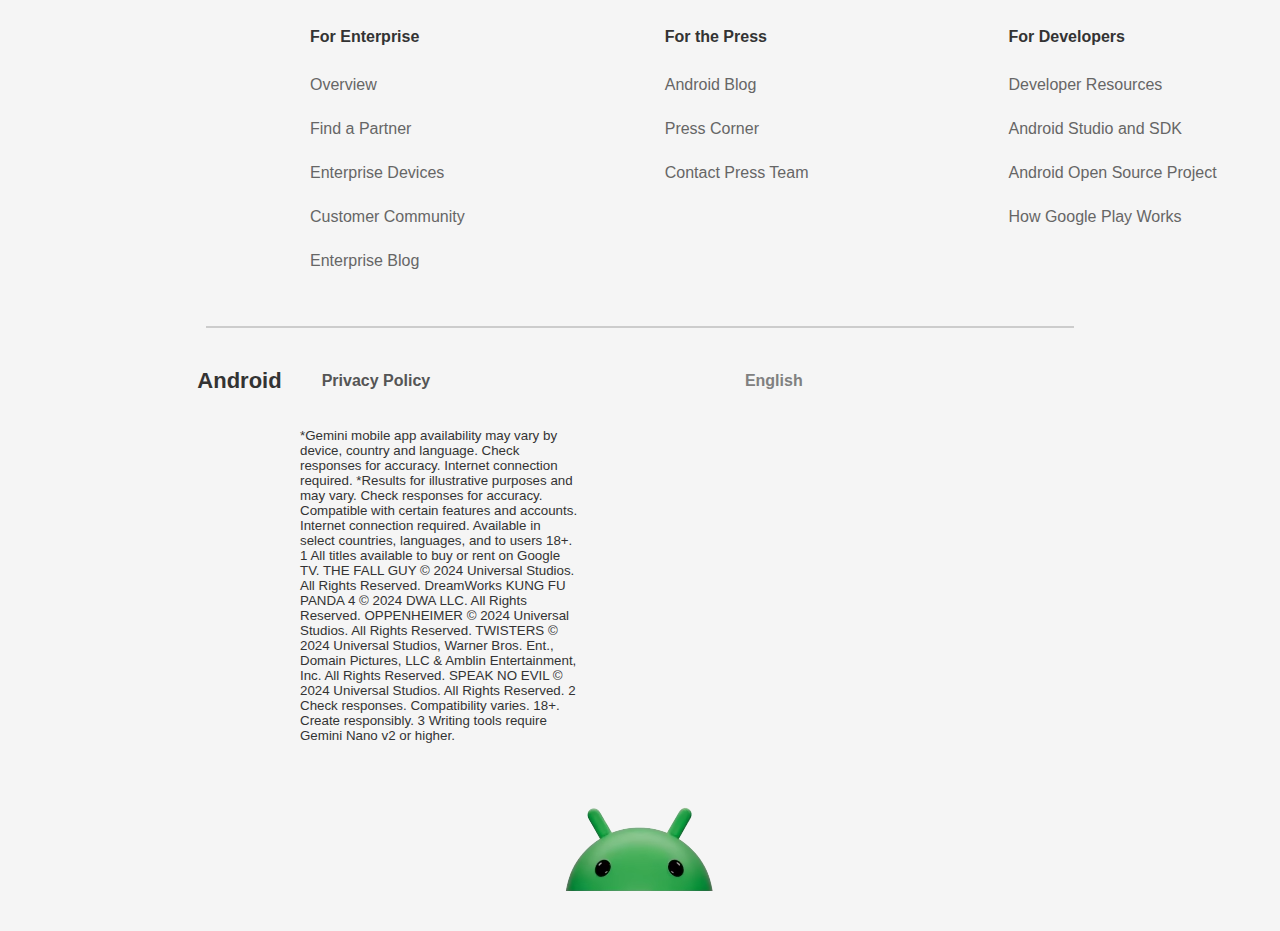
<file: safety.html>
<!DOCTYPE html>
<html lang="en">

<head>
    <meta charset="UTF-8">
    <meta name="viewport" content="width=device-width, initial-scale=1.0">
    <title>Safety Page</title>
    <link rel="stylesheet" href="safety.css">
</head>

<body>

    <div class="header">
        <nav class="nav-container">
            <div class="nav-left">
                <a href="index.html">
                    <span>Android</span>
                </a>
                <img src="images/icons8-android-50.png" alt="Android Icon">
            </div>

            <div class="navlinks-container">
                <div class="nav-center">
                    <ul class="menu">

                        <li class="dropdown">
                            Discover Android <span class="arrow">▾</span>
                            <ul class="dropdown-menu">
                                <li> <a href="feature.html">Latest features</a></li>
                                <li> <a href="ai.html">Ai on Android</a></li>
                                <li>Android 16</li>
                                <li>Android XR</li>
                                <li> <a href="safety.html">Safety</a></li>
                                <li>Accessibility</li>
                                <li>Google Messages</li>
                                <li>Enterprise</li>
                                <li>Android Auto</li>
                                <li>Digital Car Key</li>
                                <li>Quick Share</li>
                                <li>Android Magazine</li>
                            </ul>
                        </li>
                        <li class="dropdown">
                            Switch & Transfer <span class="arrow">▾</span>
                            <ul class="dropdown-menu">
                                <li>Why Android</li>
                                <li>Switch to Android</li>
                                <li>Transfer between Android</li>
                            </ul>
                        </li>
                        <li class="dropdown">
                            Explore Devices <span class="arrow">▾</span>
                            <ul class="dropdown-menu">
                                <li>Phones</li>
                                <li>Compare phones</li>
                                <li>Tablets</li>
                                <li>Connected devices</li>
                                <li>Find Hub</li>
                            </ul>
                        </li>
                    </ul>
                </div>
            </div>

            <div class="hamburger" id="hamburger">
                <span></span>
                <span></span>
                <span></span>
            </div>

            <div class="nav-right">
                <svg fill="#000000" width="64px" height="64px" viewBox="0 0 1920 1920"
                    xmlns="http://www.w3.org/2000/svg">
                    <g id="SVGRepo_bgCarrier" stroke-width="0"></g>
                    <g id="SVGRepo_tracerCarrier" stroke-linecap="round" stroke-linejoin="round"></g>
                    <g id="SVGRepo_iconCarrier">
                        <path
                            d="M790.588 1468.235c-373.722 0-677.647-303.924-677.647-677.647 0-373.722 303.925-677.647 677.647-677.647 373.723 0 677.647 303.925 677.647 677.647 0 373.723-303.924 677.647-677.647 677.647Zm596.781-160.715c120.396-138.692 193.807-319.285 193.807-516.932C1581.176 354.748 1226.428 0 790.588 0S0 354.748 0 790.588s354.748 790.588 790.588 790.588c197.647 0 378.24-73.411 516.932-193.807l516.028 516.142 79.963-79.963-516.142-516.028Z"
                            fill-rule="evenodd"></path>
                    </g>
                </svg>
                <button class="header-btn">Shop Phones <svg width="64px" height="64px" viewBox="0 -6.5 38 38"
                        version="1.1" xmlns="http://www.w3.org/2000/svg" xmlns:xlink="http://www.w3.org/1999/xlink"
                        fill="#000000">
                        <g id="SVGRepo_bgCarrier" stroke-width="0"></g>
                        <g id="SVGRepo_tracerCarrier" stroke-linecap="round" stroke-linejoin="round"></g>
                        <g id="SVGRepo_iconCarrier">
                            <title>right-arrow</title>
                            <desc>Created with Sketch.</desc>
                            <defs>
                                <linearGradient x1="50%" y1="0%" x2="50%" y2="100%" id="linearGradient-1">
                                    <stop stop-color="#1DD47F" offset="0%"> </stop>
                                    <stop stop-color="#0DA949" offset="100%"> </stop>
                                </linearGradient>
                            </defs>
                            <g id="icons" stroke="none" stroke-width="1" fill="none" fill-rule="evenodd">
                                <g id="ui-gambling-website-lined-icnos-casinoshunter"
                                    transform="translate(-211.000000, -1910.000000)" fill="url(#linearGradient-1)"
                                    fill-rule="nonzero">
                                    <g id="4" transform="translate(50.000000, 1871.000000)">
                                        <path
                                            d="M187.812138,39.5802109 L198.325224,50.0042713 L198.41312,50.0858421 C198.764883,50.4346574 198.96954,50.8946897 199,51.4382227 L198.998248,51.6209428 C198.97273,52.0514917 198.80819,52.4628128 198.48394,52.8313977 L198.36126,52.9580208 L187.812138,63.4197891 C187.031988,64.1934036 185.770571,64.1934036 184.990421,63.4197891 C184.205605,62.6415481 184.205605,61.3762573 184.990358,60.5980789 L192.274264,53.3739093 L162.99947,53.3746291 C161.897068,53.3746291 161,52.4850764 161,51.3835318 C161,50.2819872 161.897068,49.3924345 162.999445,49.3924345 L192.039203,49.3917152 L184.990421,42.4019837 C184.205605,41.6237427 184.205605,40.3584519 184.990421,39.5802109 C185.770571,38.8065964 187.031988,38.8065964 187.812138,39.5802109 Z"
                                            id="right-arrow"> </path>
                                    </g>
                                </g>
                            </g>
                        </g>
                    </svg></button>
            </div>
        </nav>
    </div>
    <hr class="footer-separator">
    <div class="heading-container">
        <div class="heading-left">
            <h4>Safety</h4>
        </div>

        <div class="heading-right">
            <h4 class="bold">Overview</h4>
            <h4>Security</h4>
            <h4>Privacy</h4>
            <h4>Physical Safety</h4>
        </div>
    </div>
    <hr>

    <div class="video">
        <video autoplay muted loop playsinline>
            <source src="images4/android-rings-static-droid-2x-av1.mp4">
    </div>
    <div class="newClass">
        <section class="hero">
            <div class="hero-content">

                <span>Always on protection</span>
                <h1>
                    Constantly innovating to help keep you secure.
                </h1>
                <p>
                    Your device’s built-in security is always working. Advanced intelligence and machine learning helps
                    to
                    proactively protect you against new threats every day. And helps defend your data against bad apps,
                    malware, phishing and spam.
                </p>
                <a href="#" class="btn">Explore mobile security →</a>
            </div>

            <div class="hero-video">
                <img src="images4/1.png=s502-fcrop64=1,00000000ffffffff-rw">
            </div>
        </section>


        <section class="hero-two">
            <div class="hero-video">

                <img src="images4/2.png=s502-fcrop64=1,00370000ffffffff-rw">

            </div>

            <div class="hero-content">
                <span>Set privacy boundaries
                </span>
                <h1>
                    Take more control of your mobile privacy.
                </h1>
                <p>
                    Seamlessly manage how your data is shared and used. Access all your privacy settings in one place
                    and
                    easily change permissions whenever you feel like it.
                </p>
                <a href="#" class="btn">Personalize your privacy →</a>
            </div>
        </section>


        <section class="hero">
            <div class="hero-content">
                <span>Prioritizing physical safety</span>
                <h1>
                    Get help when and where you need it most.
                </h1>
                <p>
                    Make it easier for first responders to find you in a moment of crisis. Receive alerts that can help
                    you
                    seek safety faster, or communicate with loved ones when you're in urgent need of help. If you have a
                    Pixel, your phone can even automatically detect if you've been in a severe car crash, and call for
                    help
                    if you're unable to respond.1

                </p>
                <a href="#" class="btn">Prepare for emergencies and more →</a>
            </div>

            <div class="hero-video">

                <img src="images4/3.webp=s502-fcrop64=1,00000000ffffffff-rw">
            </div>
        </section>

    </div>
    <footer>
        <div class="social-icons">
            <span>Follow us</span>
            <a href="#"><svg fill="#000000" height="64px" width="64px" version="1.1" id="Layer_1"
                    xmlns="http://www.w3.org/2000/svg" xmlns:xlink="http://www.w3.org/1999/xlink"
                    viewBox="-143 145 512 512" xml:space="preserve">
                    <g id="SVGRepo_bgCarrier" stroke-width="0"></g>
                    <g id="SVGRepo_tracerCarrier" stroke-linecap="round" stroke-linejoin="round"></g>
                    <g id="SVGRepo_iconCarrier">
                        <path
                            d="M-143,145v512h512V145H-143z M215.2,361.2c0.1,2.2,0.1,4.5,0.1,6.8c0,69.5-52.9,149.7-149.7,149.7 c-29.7,0-57.4-8.7-80.6-23.6c4.1,0.5,8.3,0.7,12.6,0.7c24.6,0,47.3-8.4,65.3-22.5c-23-0.4-42.5-15.6-49.1-36.5 c3.2,0.6,6.5,0.9,9.9,0.9c4.8,0,9.5-0.6,13.9-1.9C13.5,430-4.6,408.7-4.6,383.2v-0.6c7.1,3.9,15.2,6.3,23.8,6.6 c-14.1-9.4-23.4-25.6-23.4-43.8c0-9.6,2.6-18.7,7.1-26.5c26,31.9,64.7,52.8,108.4,55c-0.9-3.8-1.4-7.8-1.4-12 c0-29,23.6-52.6,52.6-52.6c15.1,0,28.8,6.4,38.4,16.6c12-2.4,23.2-6.7,33.4-12.8c-3.9,12.3-12.3,22.6-23.1,29.1 c10.6-1.3,20.8-4.1,30.2-8.3C234.4,344.5,225.5,353.7,215.2,361.2z">
                        </path>
                    </g>
                </svg></a>
            <a href="#"><svg width="64px" height="64px" viewBox="0 0 24 24" fill="none"
                    xmlns="http://www.w3.org/2000/svg">
                    <g id="SVGRepo_bgCarrier" stroke-width="0"></g>
                    <g id="SVGRepo_tracerCarrier" stroke-linecap="round" stroke-linejoin="round"></g>
                    <g id="SVGRepo_iconCarrier">
                        <path fill-rule="evenodd" clip-rule="evenodd"
                            d="M12 18C15.3137 18 18 15.3137 18 12C18 8.68629 15.3137 6 12 6C8.68629 6 6 8.68629 6 12C6 15.3137 8.68629 18 12 18ZM12 16C14.2091 16 16 14.2091 16 12C16 9.79086 14.2091 8 12 8C9.79086 8 8 9.79086 8 12C8 14.2091 9.79086 16 12 16Z"
                            fill="#0F0F0F"></path>
                        <path
                            d="M18 5C17.4477 5 17 5.44772 17 6C17 6.55228 17.4477 7 18 7C18.5523 7 19 6.55228 19 6C19 5.44772 18.5523 5 18 5Z"
                            fill="#0F0F0F"></path>
                        <path fill-rule="evenodd" clip-rule="evenodd"
                            d="M1.65396 4.27606C1 5.55953 1 7.23969 1 10.6V13.4C1 16.7603 1 18.4405 1.65396 19.7239C2.2292 20.8529 3.14708 21.7708 4.27606 22.346C5.55953 23 7.23969 23 10.6 23H13.4C16.7603 23 18.4405 23 19.7239 22.346C20.8529 21.7708 21.7708 20.8529 22.346 19.7239C23 18.4405 23 16.7603 23 13.4V10.6C23 7.23969 23 5.55953 22.346 4.27606C21.7708 3.14708 20.8529 2.2292 19.7239 1.65396C18.4405 1 16.7603 1 13.4 1H10.6C7.23969 1 5.55953 1 4.27606 1.65396C3.14708 2.2292 2.2292 3.14708 1.65396 4.27606ZM13.4 3H10.6C8.88684 3 7.72225 3.00156 6.82208 3.0751C5.94524 3.14674 5.49684 3.27659 5.18404 3.43597C4.43139 3.81947 3.81947 4.43139 3.43597 5.18404C3.27659 5.49684 3.14674 5.94524 3.0751 6.82208C3.00156 7.72225 3 8.88684 3 10.6V13.4C3 15.1132 3.00156 16.2777 3.0751 17.1779C3.14674 18.0548 3.27659 18.5032 3.43597 18.816C3.81947 19.5686 4.43139 20.1805 5.18404 20.564C5.49684 20.7234 5.94524 20.8533 6.82208 20.9249C7.72225 20.9984 8.88684 21 10.6 21H13.4C15.1132 21 16.2777 20.9984 17.1779 20.9249C18.0548 20.8533 18.5032 20.7234 18.816 20.564C19.5686 20.1805 20.1805 19.5686 20.564 18.816C20.7234 18.5032 20.8533 18.0548 20.9249 17.1779C20.9984 16.2777 21 15.1132 21 13.4V10.6C21 8.88684 20.9984 7.72225 20.9249 6.82208C20.8533 5.94524 20.7234 5.49684 20.564 5.18404C20.1805 4.43139 19.5686 3.81947 18.816 3.43597C18.5032 3.27659 18.0548 3.14674 17.1779 3.0751C16.2777 3.00156 15.1132 3 13.4 3Z"
                            fill="#0F0F0F"></path>
                    </g>
                </svg></a>
            <a href="#"><svg width="64px" height="64px" viewBox="0 -3 20 20" version="1.1"
                    xmlns="http://www.w3.org/2000/svg" xmlns:xlink="http://www.w3.org/1999/xlink" fill="#000000">
                    <g id="SVGRepo_bgCarrier" stroke-width="0"></g>
                    <g id="SVGRepo_tracerCarrier" stroke-linecap="round" stroke-linejoin="round"></g>
                    <g id="SVGRepo_iconCarrier">
                        <title>youtube [#168]</title>
                        <desc>Created with Sketch.</desc>
                        <defs> </defs>
                        <g id="Page-1" stroke="none" stroke-width="1" fill="none" fill-rule="evenodd">
                            <g id="Dribbble-Light-Preview" transform="translate(-300.000000, -7442.000000)"
                                fill="#000000">
                                <g id="icons" transform="translate(56.000000, 160.000000)">
                                    <path
                                        d="M251.988432,7291.58588 L251.988432,7285.97425 C253.980638,7286.91168 255.523602,7287.8172 257.348463,7288.79353 C255.843351,7289.62824 253.980638,7290.56468 251.988432,7291.58588 M263.090998,7283.18289 C262.747343,7282.73013 262.161634,7282.37809 261.538073,7282.26141 C259.705243,7281.91336 248.270974,7281.91237 246.439141,7282.26141 C245.939097,7282.35515 245.493839,7282.58153 245.111335,7282.93357 C243.49964,7284.42947 244.004664,7292.45151 244.393145,7293.75096 C244.556505,7294.31342 244.767679,7294.71931 245.033639,7294.98558 C245.376298,7295.33761 245.845463,7295.57995 246.384355,7295.68865 C247.893451,7296.0008 255.668037,7296.17532 261.506198,7295.73552 C262.044094,7295.64178 262.520231,7295.39147 262.895762,7295.02447 C264.385932,7293.53455 264.28433,7285.06174 263.090998,7283.18289"
                                        id="youtube-[#168]"> </path>
                                </g>
                            </g>
                        </g>
                    </g>
                </svg></a>
            <a href="#"><svg fill="#000000" width="64px" height="64px" viewBox="-5.5 0 32 32" version="1.1"
                    xmlns="http://www.w3.org/2000/svg">
                    <g id="SVGRepo_bgCarrier" stroke-width="0"></g>
                    <g id="SVGRepo_tracerCarrier" stroke-linecap="round" stroke-linejoin="round"></g>
                    <g id="SVGRepo_iconCarrier">
                        <title>facebook</title>
                        <path
                            d="M1.188 5.594h18.438c0.625 0 1.188 0.563 1.188 1.188v18.438c0 0.625-0.563 1.188-1.188 1.188h-18.438c-0.625 0-1.188-0.563-1.188-1.188v-18.438c0-0.625 0.563-1.188 1.188-1.188zM14.781 17.281h2.875l0.125-2.75h-3v-2.031c0-0.781 0.156-1.219 1.156-1.219h1.75l0.063-2.563s-0.781-0.125-1.906-0.125c-2.75 0-3.969 1.719-3.969 3.563v2.375h-2.031v2.75h2.031v7.625h2.906v-7.625z">
                        </path>
                    </g>
                </svg></a>
            <a href="#"><svg width="64px" height="64px" viewBox="0 0 24 24" fill="none"
                    xmlns="http://www.w3.org/2000/svg">
                    <g id="SVGRepo_bgCarrier" stroke-width="0"></g>
                    <g id="SVGRepo_tracerCarrier" stroke-linecap="round" stroke-linejoin="round"></g>
                    <g id="SVGRepo_iconCarrier">
                        <path
                            d="M18.72 3.99997H5.37C5.19793 3.99191 5.02595 4.01786 4.86392 4.07635C4.70189 4.13484 4.55299 4.22471 4.42573 4.34081C4.29848 4.45692 4.19537 4.59699 4.12232 4.75299C4.04927 4.909 4.0077 5.07788 4 5.24997V18.63C4.01008 18.9901 4.15766 19.3328 4.41243 19.5875C4.6672 19.8423 5.00984 19.9899 5.37 20H18.72C19.0701 19.9844 19.4002 19.8322 19.6395 19.5761C19.8788 19.32 20.0082 18.9804 20 18.63V5.24997C20.0029 5.08247 19.9715 4.91616 19.9078 4.76122C19.8441 4.60629 19.7494 4.466 19.6295 4.34895C19.5097 4.23191 19.3672 4.14059 19.2108 4.08058C19.0544 4.02057 18.8874 3.99314 18.72 3.99997ZM9 17.34H6.67V10.21H9V17.34ZM7.89 9.12997C7.72741 9.13564 7.5654 9.10762 7.41416 9.04768C7.26291 8.98774 7.12569 8.89717 7.01113 8.78166C6.89656 8.66615 6.80711 8.5282 6.74841 8.37647C6.6897 8.22474 6.66301 8.06251 6.67 7.89997C6.66281 7.73567 6.69004 7.57169 6.74995 7.41854C6.80986 7.26538 6.90112 7.12644 7.01787 7.01063C7.13463 6.89481 7.2743 6.80468 7.42793 6.74602C7.58157 6.68735 7.74577 6.66145 7.91 6.66997C8.07259 6.66431 8.2346 6.69232 8.38584 6.75226C8.53709 6.8122 8.67431 6.90277 8.78887 7.01828C8.90344 7.13379 8.99289 7.27174 9.05159 7.42347C9.1103 7.5752 9.13699 7.73743 9.13 7.89997C9.13719 8.06427 9.10996 8.22825 9.05005 8.3814C8.99014 8.53456 8.89888 8.6735 8.78213 8.78931C8.66537 8.90513 8.5257 8.99526 8.37207 9.05392C8.21843 9.11259 8.05423 9.13849 7.89 9.12997ZM17.34 17.34H15V13.44C15 12.51 14.67 11.87 13.84 11.87C13.5822 11.8722 13.3313 11.9541 13.1219 12.1045C12.9124 12.2549 12.7546 12.4664 12.67 12.71C12.605 12.8926 12.5778 13.0865 12.59 13.28V17.34H10.29V10.21H12.59V11.21C12.7945 10.8343 13.0988 10.5225 13.4694 10.3089C13.84 10.0954 14.2624 9.98848 14.69 9.99997C16.2 9.99997 17.34 11 17.34 13.13V17.34Z"
                            fill="#000000"></path>
                    </g>
                </svg></a>
        </div>
        <hr class="footer-separator">
        <div class="footer-row">
            <div class="footer-column">
                <h4>Privacy & Safety</h4>
                <a href="#">Security</a>
                <a href="#">Privacy</a>
                <a href="#">Physical Safety</a>
                <a href="#">Find Hub</a>
            </div>
            <div class="footer-column">
                <h4>Accessibility</h4>
                <a href="#">Vision features</a>
                <a href="#">Audio features</a>
                <a href="#">Mobility features</a>
            </div>
            <div class="footer-column">
                <h4>More from Android</h4>
                <a href="#">About Android</a>
                <a href="#">Customize Android Bot</a>
                <a href="#">Android TV</a>
                <a href="#">Transfer contacts</a>
                <a href="#">Get the message</a>
                <a href="#">Google Mobile Services (GMS)</a>
            </div>
            <div class="footer-column">
                <h4>Support</h4>
                <a href="#">Help Center</a>
                <a href="#">Manage Google Devices</a>
                <a href="#">Join user studies</a>
            </div>
        </div>

        <div class="footer-row">
            <div class="footer-column">
                <h4>For Enterprise</h4>
                <a href="#">Overview</a>
                <a href="#">Find a Partner</a>
                <a href="#">Enterprise Devices</a>
                <a href="#">Customer Community</a>
                <a href="#">Enterprise Blog</a>
            </div>
            <div class="footer-column">
                <h4>For the Press</h4>
                <a href="#">Android Blog</a>
                <a href="#">Press Corner</a>
                <a href="#">Contact Press Team</a>
            </div>
            <div class="footer-column">
                <h4>For Developers</h4>
                <a href="#">Developer Resources</a>
                <a href="#">Android Studio and SDK</a>
                <a href="#">Android Open Source Project</a>
                <a href="#">How Google Play Works</a>
            </div>
        </div>
        <hr class="footer-separator">
        <div class="lastHeader">
            <div class="left-side">
                <h1>Android</h1>
                <h3>Privacy Policy</h2>
            </div>
            <div class="right-side">
                <h3>English</h1>
            </div>
        </div>
        <div class="lstParagraph">
            <p>*Gemini mobile app availability may vary by device, country and language. Check responses for
                accuracy.
                Internet connection required.
                *Results for illustrative purposes and may vary. Check responses for accuracy. Compatible with
                certain
                features and accounts. Internet connection required. Available in select countries, languages, and
                to
                users
                18+.
                1 All titles available to buy or rent on Google TV. THE FALL GUY © 2024 Universal Studios. All
                Rights
                Reserved. DreamWorks KUNG FU PANDA 4 © 2024 DWA LLC. All Rights Reserved. OPPENHEIMER © 2024
                Universal
                Studios. All Rights Reserved. TWISTERS © 2024 Universal Studios, Warner Bros. Ent., Domain Pictures,
                LLC
                &
                Amblin Entertainment, Inc. All Rights Reserved. SPEAK NO EVIL © 2024 Universal Studios. All Rights
                Reserved.
                2 Check responses. Compatibility varies. 18+. Create responsibly.
                3 Writing tools require Gemini Nano v2 or higher.</p>
        </div>

        <div class="lstImage">
            <img src="images/download.png">
        </div>
    </footer>

    <script src="safety.js"></script>
</body>

</html>
</file>
<file: ai.css>
*,
*::before,
*::after {
    box-sizing: border-box;
}


body {
    margin: 0;
    padding: 0;
    font-family: Arial, Helvetica, sans-serif;
    overflow-x: hidden;
}

.header {
    display: flex;
    align-items: center;
    padding: 15px 30px;
    background-color: white;

}

.header nav {
    display: flex;
    align-items: center;
    width: 100%;
    justify-content: space-between;
    position: relative;

}


.nav-container {
    max-width: 1200px;
    margin: 0 auto;
    display: flex;
    align-items: center;
    justify-content: space-between;
}

.nav-left {
    display: flex;
    align-items: center;


}

.nav-left a {
    text-decoration: none;
    color: black;
}



.nav-center {
    flex: 1;
    display: flex;
    justify-content: center;
}

.header span {
    font-size: 22px;
    font-weight: 600;
    margin-right: 10px;
    cursor: pointer;

}

.header span:hover {
    color: gray;

}

.header img {
    width: 30px;
    cursor: pointer;

}

.menu {
    list-style: none;
    display: flex;
    gap: 30px;
    margin: 0;
    padding: 0;
}

.menu>li {
    position: relative;
    font-weight: 500;
    cursor: pointer;

}

.dropdown-menu {
    position: absolute;
    top: 100%;
    left: 0;
    background: white;
    border: none;
    list-style: none;
    padding: 0;
    margin: 0;
    overflow: hidden;
    max-height: 0;
    opacity: 0;
    transition: max-height 0.3s ease, opacity 0.3s ease;
    box-shadow: 0 2px 5px rgba(0, 0, 0, 0.15);
    z-index: 1000;

}

.dropdown-menu li {
    padding: 10px 20px;
    white-space: nowrap;
    cursor: pointer;

}


.dropdown.active .dropdown-menu {
    max-height: 500px;
    opacity: 1;
    border-radius: 20px;

}

.dropdown.active .arrow {
    transform: rotate(180deg);
}


.nav-right {
    display: flex;
    align-items: center;
    gap: 10px;
}


.nav-right svg:first-child {
    width: 30px;
    height: 20px;
    cursor: pointer;

}


.header-btn {
    display: inline-flex;
    align-items: center;
    gap: 5px;
    padding: 10px 14px;
    margin: 0;
    border: 1px solid;
    border-radius: 50px;
    background-color: #1a1a1a;
    color: white;
    cursor: pointer;
    font-weight: 500;
    font-size: 16px;
    margin-top: 5px;


}

.header-btn:hover {
    background-color: white;
    color: #1a1a1a;
}

.header-btn svg {
    width: 16px;
    height: 16px;

}


.footer-separator {
    border: none;
    height: 2px;
    background-color: #ccc;
    width: 66%;
    margin-right: 340px;
}

.newClass {
    max-width: 1296px;
    margin-inline: auto;
}

.heading-container {
    display: flex;
    justify-content: space-between;
    align-items: center;
    cursor: pointer;
    width: 100%;
    box-sizing: border-box;
    padding-right: 280px;

}

.heading-left {

    padding-left: 420px;
    font-size: small;

}

.heading-right {
    display: flex;
    gap: 40px;
    font-size: small;
    color: gray;
}

.heading-right h4.bold {
    color: black;
    font-weight: bold;
}

.footer-separator-bottom {
    border: none;
    height: 2px;
    background-color: #ccc;
    width: 100%;
    margin: 20px 0 0 0;
}


.video {
    position: relative;
    width: 100%;
    height: 90vh;
    overflow: hidden;
}

.video video {
    position: absolute;
    top: 0;
    left: 0;
    width: 100%;
    height: 100%;
    object-fit: cover;
}


.hero {
    display: flex;
    align-items: center;
    justify-content: center;
    gap: 60px;
    max-width: 1100px;
    width: 100%;
    padding: 40px;
}

.hero-content {
    max-width: 500px;
}

.hero-content h1 {
    font-size: 48px;
    font-weight: 700;
    line-height: 1.2;
    color: #000;
}

.hero-content h1 span {
    color: #3b82f6;
}

.hero-content p {
    margin: 20px 0 30px;
    font-size: 16px;
    line-height: 1.6;
    color: #555;
}

.btn {
    display: inline-block;
    padding: 12px 26px;
    border: 1px solid #000;
    border-radius: 30px;
    text-decoration: none;
    color: #000;
    font-weight: 500;
    transition: 0.3s;
}

.btn:hover {
    background: gainsboro;
    color: black;
}

.hero-video video {
    width: 450px;
    height: auto;
    border-radius: 20px;
}

.hero-two {
    display: flex;
    align-items: center;
    justify-content: center;
    gap: 60px;
    max-width: 1100px;
    width: 100%;
    padding: 40px;
    flex-direction: row;
}

.hero-content h1 span.spanTwo {
    color: orangered;
}

.hero-content h1 span.spanThree {
    color: rgb(255, 187, 0);
}


.heading {
    display: flex;
    text-align: center;
    flex-direction: column;
    align-items: center;
    gap: 16px;
    padding: 40px 20px;
    margin-top: 20px;

}

.heading h1 {
    font-size: 3.5rem;
    margin: 0;
    max-width: 800px;
    line-height: 1.2;

}

.heading p {
    font-size: 1rem;
    max-width: 800px;
    margin: 0;
    color: gray;
}


.button-container {
    display: flex;
    gap: 4px;
    align-items: center;
    justify-content: center;
    margin-top: 16px;
}

.header-btn {
    display: inline-flex;
    align-items: center;
    gap: 5px;
    padding: 10px 14px;
    margin: 0;
    border: 1px solid;
    border-radius: 50px;
    background-color: #1a1a1a;
    color: white;
    cursor: pointer;
    font-weight: 500;
    font-size: 16px;
    margin-top: 5px;
}

.header-btn:hover {
    background-color: white;
    color: #1a1a1a;
}

.header-btn svg {
    width: 16px;
    height: 16px;
}


.boxes {
    display: grid;
    justify-content: center;
    gap: 24px;
    margin: 10px;
    grid-template-columns: repeat(auto-fit, minmax(auto, 400px));
    place-items: center;
}

.item-box {
    background-color: #e8f0fe;
    padding: 16px;
    border-radius: 32px;
    display: flex;
    flex-direction: column;
    align-items: center;
    gap: 10px;
    width: 375px;
    box-sizing: border-box;
    min-height: 550px;
}

.item-box span {
    margin-top: 32px;
    font-size: medium;
    font-weight: 400;
    text-align: center;
    color: grey;
}

.item-box p {
    text-align: center;
    color: black;
    margin: 4px;
    font-size: x-large;
    font-weight: 600;
}

.box-button {
    display: inline-flex;
    align-items: center;
    gap: 4px;
    padding: 12px 14px;
    font-size: 1rem;
    border: 1px solid #000;
    border-radius: 50px;
    background-color: transparent;
    cursor: pointer;
}

.box-button svg {
    width: 16px;
    height: 16px;
}

.item-box img,
.item-box video {
    margin-top: 44px;
    width: 100%;
    height: auto;
    border-radius: 8px;
}

.item-box .paragraph {
    margin-top: 32px;
}

.item-box .good {
    margin: 0;
    padding: 0;
}

.lastSection {
    text-align: center;
    padding: 60px 40px;
    background-color: white;
    margin-top: 60px;
    position: relative;
    max-width: 75%;
    margin-inline: auto;
}


.lastSection h2 {
    font-size: 3.5rem;
    margin-bottom: 20px;
    font-weight: 700;
    color: #202020;
    margin-right: 60px;
}

.lastSection p {
    font-size: 1rem;
    color: #555;
    max-width: 50%;
    line-height: 1.6;
    margin-inline: auto;
    padding-right: 40px;
}


.button-wrapper {
    display: flex;
    flex-direction: column;
    justify-content: center;
    align-items: center;
    gap: 10px;
}

.google-btn {
    display: flex;
    align-items: center;
    gap: 10px;
    background-color: #fff;
    color: #000;
    font-size: 14px;
    font-weight: 500;
    border: 1px solid #dcdcdc;
    border-radius: 999px;
    padding: 10px 20px;
    cursor: pointer;
}

.google-btn:hover {
    background-color: #f7f7f7;

}

.google-btn svg {
    width: 20px;
    height: 20px;
    display: block;
}

.alternative-email {
    font-size: 14px;
    color: #000;
    text-decoration: underline;
    cursor: pointer;
}

.button-wrapper video {
    width: 100%;
    max-width: 400px;
    height: auto;
    border-radius: 10px solid;
    display: block;
    object-fit: cover;
}


.social-icons {
    display: flex;
    gap: 15px;
    justify-content: center;
    margin-top: 40px;
    padding-right: 900px;
}


.social-icons svg {
    width: 32px;
    height: 32px;
    margin: 0 10px;
}

footer {
    background-color: #f5f5f5;
    padding: 40px 20px;
    color: #333;
}

.footer-row {
    display: flex;
    justify-content: flex-start;
    flex-wrap: wrap;
    margin-bottom: 30px;
    padding-left: 90px;

}

.footer-column {
    min-width: 150px;
    text-align: left;
    padding-left: 200px;
}

.footer-column h4 {
    font-weight: bold;
    margin-bottom: 30px;

}

.footer-column a {
    display: block;
    text-decoration: none;
    color: #666;
    margin-bottom: 26px;
    transition: color 0.3s;
}

.footer-column a:hover {
    color: #000;
}


.footer-separator {
    border: none;
    height: 2px;
    background-color: #ccc;
    width: 70%;
    margin: 20px auto
}


.lastHeader {
    display: flex;
    justify-content: space-around;
    align-items: center;
    padding: 20px;
}

.left-side {
    display: flex;
    align-items: center;
    gap: 10px;
}

.left-side h1 {
    margin: 0;
    font-size: 22px;
    cursor: pointer;
}


.left-side h3 {
    margin: 0;
    font-size: 16px;
    color: #555;
    padding-left: 30px;
    cursor: pointer;
}

.left-side h3:hover {
    background-color: black;
}

.right-side h3 {
    margin: 0;
    font-size: 16px;
    color: gray;
    padding-right: 280px;
    cursor: pointer;
}



.left-side p {
    font-size: 14px;
    color: #555;
    margin-top: 10px;
    max-width: 600px;
}


.lstParagraph {
    max-width: 45%;
    padding-left: 280px;
    font-size: smaller;
}

.lstImage {
    display: flex;
    justify-content: center;
    margin-top: 20px;
    width: 100%;
    height: auto;
}

.hamburger {
    display: none;
    flex-direction: column;
    gap: 5px;
    cursor: pointer;
}

.hamburger span {
    width: 25px;
    height: 3px;
    background: black;
    border-radius: 5px;
}


@media (max-width: 1100px) {
    .navlinks-container {
        display: none;
    }
}

@media (max-width: 600px) {

    .heading-container {
        flex-direction: column;
        align-items: center;
        justify-content: center;
        padding: 0 16px;
        gap: 12px;
    }

    .heading-right {
        padding: 0;
        width: 100%;
        text-align: center;
        font-size: 14px;
    }

    .heading-left {
        padding: 0;
        width: 100%;
        text-align: center;
        font-size: 14px;
        display: none;
    }

    .heading-right {
        gap: 28px;
        padding-left: 20px;
    }

    .video {
        height: 40vh;
    }

    .video video {
        height: 100%;
        object-fit: cover;
    }

    .hero {
        flex-direction: column;
        gap: 24px;
        padding: 20px;
        max-width: 100%;
        text-align: center;
    }

    .hero-content {
        max-width: 100%;
    }

    .hero-content h1 {
        font-size: 2rem;
    }

    .hero-content p {
        font-size: 0.95rem;
        margin: 16px 0 20px;
    }

    .btn {
        padding: 10px 20px;
        font-size: 0.9rem;
    }

    .hero-video video {
        width: 100%;
        max-width: 100%;
        height: auto;
        border-radius: 16px;
    }

    .hero-video {
        order: 2;
    }

    .hero-two {
        flex-direction: column;
        gap: 24px;
        padding: 20px;
        max-width: 100%;
        text-align: center;
    }

    .hero-content h1 {
        font-size: 2rem;
    }

    .hero-content p {
        font-size: 0.95rem;
    }

    .heading {
        padding: 20px 16px;
        gap: 12px;
    }

    .heading h1 {
        font-size: 2rem;
        max-width: 100%;
        line-height: 1.3;
    }

    .heading p {
        font-size: 0.95rem;
        max-width: 100%;
    }

    .button-container {
        flex-direction: column;
        gap: 8px;
    }

    .header-btn {
        font-size: 14px;
        padding: 8px 12px;
        gap: 4px;
    }

    .header-btn svg {
        width: 14px;
        height: 14px;
    }

    .lastSection {
        padding: 40px 16px;
        margin-top: 40px;
    }

    .lastSection h2 {
        font-size: 2rem;
        margin-right: 0;
        text-align: center;
    }

    .lastSection p {
        font-size: 0.95rem;
        max-width: 100%;
        margin-left: 0;
        text-align: center;
    }

    .button-wrapper {
        gap: 8px;
    }

    .google-btn {
        font-size: 13px;
        padding: 8px 16px;
        gap: 8px;
    }

    .google-btn svg {
        width: 18px;
        height: 18px;
    }

    .alternative-email {
        font-size: 13px;
    }

    .button-wrapper video {
        width: 100%;
        max-width: 100%;
        height: auto;
        border-radius: 10px;
    }

    .social-icons {
        padding-right: 0;
        margin-top: 20px;
        justify-content: center;
    }

    .social-icons svg {
        width: 24px;
        height: 24px;
        margin: 0 8px;
    }

    .footer-row {
        flex-direction: column;
        padding-left: 0;
        justify-content: center;
        text-align: center;
        gap: 20px;
    }

    .footer-column {
        padding-left: 0;
        min-width: 100%;
        text-align: center;
    }

    .footer-column h4 {
        margin-bottom: 20px;
    }

    .footer-column a {
        margin-bottom: 16px;
    }

    .lastHeader {
        flex-direction: column;
        gap: 16px;
        padding: 16px;
        text-align: center;
    }

    .left-side {
        flex-direction: column;
        gap: 8px;
    }

    .left-side h1 {
        font-size: 20px;
    }

    .left-side h3,
    .right-side h3 {
        padding: 0;
        font-size: 14px;
    }

    .left-side p {
        max-width: 100%;
        font-size: 13px;
    }

    .lstParagraph {
        max-width: 100%;
        padding-left: 0;
        font-size: 13px;
        text-align: center;
    }

    .lstImage {
        margin-top: 12px;
    }

    .header-btn {
        font-size: 20px;
        padding: 10px 10px;
        gap: 4px;
        margin-top: 4px;
    }

    .navlinks-container {
        display: none;
        position: absolute;
        top: 70px;
        left: 0;
        width: 100%;
        background: white;
        padding: 20px;
        z-index: 999;
    }

    .navlinks-container.active {
        display: block;
    }

    .menu {
        flex-direction: column;
        gap: 20px;
    }

    .menu>li {
        font-size: 18px;
    }

    .dropdown-menu {
        position: static;
        box-shadow: none;
        max-height: 0;
    }

    .dropdown.active .dropdown-menu {
        max-height: 1000px;
    }

    .hamburger {
        display: flex;
    }

    .nav-center {
        justify-content: flex-start;
    }

    .nav-right {
        display: none;
    }
}
</file>
<file: feature.css>
*,
*::before,
*::after {
    box-sizing: border-box;
}


body {
    margin: 0;
    padding: 0;
    font-family: Arial, Helvetica, sans-serif;
    overflow-x: hidden;
}

.header {
    display: flex;
    align-items: center;
    padding: 15px 30px;
    background-color: white;

}

.header nav {
    display: flex;
    align-items: center;
    width: 100%;
    justify-content: space-between;
    position: relative;

}


.nav-container {
    max-width: 1200px;
    margin: 0 auto;
    display: flex;
    align-items: center;
    justify-content: space-between;
}

.nav-left {
    display: flex;
    align-items: center;


}

.nav-left a {
    text-decoration: none;
    color: black;
}



.nav-center {
    flex: 1;
    display: flex;
    justify-content: center;
}

.header span {
    font-size: 22px;
    font-weight: 600;
    margin-right: 10px;
    cursor: pointer;

}

.header span:hover {
    color: gray;

}

.header img {
    width: 30px;
    cursor: pointer;

}

.menu {
    list-style: none;
    display: flex;
    gap: 30px;
    margin: 0;
    padding: 0;
}

.menu>li {
    position: relative;
    font-weight: 500;
    cursor: pointer;

}

.dropdown-menu {
    position: absolute;
    top: 100%;
    left: 0;
    background: white;
    border: none;
    list-style: none;
    padding: 0;
    margin: 0;
    overflow: hidden;
    max-height: 0;
    opacity: 0;
    transition: max-height 0.3s ease, opacity 0.3s ease;
    box-shadow: 0 2px 5px rgba(0, 0, 0, 0.15);
    z-index: 1000;

}

.dropdown-menu li {
    padding: 10px 20px;
    white-space: nowrap;
    cursor: pointer;

}


.dropdown.active .dropdown-menu {
    max-height: 500px;
    opacity: 1;
    border-radius: 20px;

}

.dropdown.active .arrow {
    transform: rotate(180deg);
}


.nav-right {
    display: flex;
    align-items: center;
    gap: 10px;
}

.nav-right svg:first-child {
    width: 30px;
    height: 20px;
    cursor: pointer;

}


.header-btn {
    display: inline-flex;
    align-items: center;
    gap: 5px;
    padding: 10px 14px;
    margin: 0;
    border: 1px solid;
    border-radius: 50px;
    background-color: #1a1a1a;
    color: white;
    cursor: pointer;
    font-weight: 500;
    font-size: 16px;
    margin-top: 5px;


}

.header-btn:hover {
    background-color: white;
    color: #1a1a1a;
}

.header-btn svg {
    width: 16px;
    height: 16px;

}

.footer-separator {
    border: none;
    height: 2px;
    background-color: #ccc;
    width: 66%;
    margin: 0 auto;
}

.heading-container {
    display: flex;
    justify-content: space-between;
    padding: 0 20px;
}

.heading-right {
    display: flex;
    gap: 20px;
    padding: 0;
    font-size: small;

}

.heading-left {
    padding: 0;
}


.heading {
    display: flex;
    text-align: center;
    flex-direction: column;
    align-items: center;
    gap: 16px;
    padding: 40px 20px;
    margin-top: 20px;

}

.heading h1 {
    font-size: 3.5rem;
    margin: 0;
    max-width: 800px;
    line-height: 1.2;

}

.heading p {
    font-size: large;
    max-width: 800px;
    margin-top: 4px;
    color: gray;
}


.video {
    position: relative;
    width: 100%;
    height: 40vh;
    overflow: hidden;
}

.video video {
    position: absolute;
    top: 0;
    left: 0;
    width: 100%;
    height: 100%;
    object-fit: cover;
}


.content-container {
    background-color: #e8f0fe;
    background: linear-gradient(#e8f0fe, #e8f5e9);
}


.child-container {
    display: flex;
    flex-direction: column;
    max-width: 1200px;
    margin-inline: auto;
}

.top-row {
    display: flex;
    align-items: center;
    justify-content: space-between;
    gap: 40px;
    margin-top: 30px;
    margin-bottom: 30px;
}

.heading-left {
    padding-left: 20px;
    font-size: small;
}

.paragraph-right {
    padding-left: 40px;
    width: 54%;
}


.box {
    display: grid;
    grid-template-columns: repeat(2, 1fr);
    gap: 50px;
    margin-top: 40px;
    height: 90vh;

}

.item-box {
    background: white;
    border-radius: 20px;
    padding: 24px;
    position: relative;
    overflow: hidden;

}

.item-box span {
    font-size: 14px;
    color: #555;
}

.item-box h2 {
    font-size: 28px;
    margin: 10px 0;
}

.item-box p {
    font-size: 16px;
    color: #666;
    max-width: 80%;
    line-height: 1.6;
}

.header-btn {
    display: inline-flex;
    align-items: center;
    gap: 8px;
}

.item-box video {
    position: absolute;
    top: 50%;
    left: 50%;
    width: 60%;
    height: 50%;
    object-fit: cover;
    border-radius: 16px;
    transform: translate(-50%, -30%);
    margin-top: 50px;
}


.square-box {
    display: flex;
    align-items: center;
    justify-content: space-between;
    gap: 20px;
    margin-top: 40px;
    padding: 20px;
    background: white;
    height: 60vh;
    border-radius: 20px;
}

.square-box .text-content {
    margin-bottom: 50px;
    width: 43%;
}


.square-box video {
    width: 40%;
    border-radius: 10px;
}

.square-box .text-content p {
    line-height: 1.6;
}


.heading-center {
    font-size: x-large;
    display: flex;
    justify-content: center;
    align-items: center;
    width: 100%;
}


.last-row {
    display: flex;
    flex-direction: column;
    align-items: center;
    gap: 20px;
}

.last-video {
    height: auto;
    width: 100%;
}

.shop-latest {
    background-color: white;

}


.heading {
    display: flex;
    text-align: center;
    flex-direction: column;
    align-items: center;
    gap: 16px;
    padding: 40px 20px;
    margin-top: 20px;
}

.heading h1 {
    font-size: 3.5rem;
    margin: 0;
    max-width: 800px;
    line-height: 1.2;
}

.header-btn {
    display: inline-flex;
    align-items: center;
    gap: 5px;
    padding: 10px 14px;
    border: 1px solid;
    border-radius: 50px;
    background-color: #1a1a1a;
    color: white;
    cursor: pointer;
    font-weight: 500;
    font-size: 16px;
}


.newBoxes {
    display: grid;
    justify-content: center;
    gap: 24px;
    margin: 40px auto;
    grid-template-columns: repeat(3, 400px);
    place-items: center;
}


.newitem-box {
    background-color: #e8f0fe;
    padding: 16px;
    border-radius: 32px;
    display: flex;
    flex-direction: column;
    align-items: center;
    gap: 10px;
    width: 375px;
    min-height: 550px;
    box-sizing: border-box;
}


.newparagraph {
    text-align: center;
    color: black;
    margin: 4px;
    font-size: x-large;
    font-weight: 600;
    margin-top: 32px;
}


.newgood {
    margin: 0;
    padding: 0;
    font-size: medium;
    font-weight: 400;
    text-align: center;
    color: grey;
}

.box-button {
    display: inline-flex;
    align-items: center;
    gap: 4px;
    padding: 12px 14px;
    font-size: 1rem;
    border: 1px solid #000;
    border-radius: 50px;
    background-color: transparent;
    cursor: pointer;
}

.box-button svg {
    width: 16px;
    height: 16px;
}

.newitem-box img {
    margin-top: 44px;
    width: 100%;
    height: auto;
    border-radius: 8px;
}

.videoSection {
    display: flex;
    justify-content: center;
    padding: 100px 20px;
    background-color: #ffffff;
}

.center-card {
    display: flex;
    align-items: center;
    gap: 40px;
    background: rgba(32, 150, 134, 0.12);
    border-radius: 18px;
    overflow: hidden;
    height: 370px;

}


.video-wrapper {
    flex: 1;
    min-height: 300px;

}

.video-wrapper video {
    width: 100%;
    height: 100%;
    object-fit: cover;
    display: block;
}

.content {
    flex: 1;
    padding: 90px 70px;
}

.content h1 {
    font-size: 2rem;
    font-weight: 800;
    margin-bottom: 16px;
    color: #111;
}

.content p {
    font-size: 1rem;
    line-height: 1.6;
    color: #555;
    margin-bottom: 28px;
}


.header-btn svg {
    width: 18px;
    height: 18px;
}

.lastSection {
    text-align: center;
    padding: 80px 20px 30px;
    height: fit-content;
}

.lastSection h2 {
    font-size: 2rem;
    font-weight: 800;
    margin-bottom: 12px;
}

.lastSection p {
    font-size: 1rem;
    color: #666;
    max-width: 520px;
    margin: 0 auto;
}

.button-wrapper {
    display: flex;
    flex-direction: column;
    align-items: center;
    gap: 18px;
    overflow: hidden;
}

.google-btn {
    display: flex;
    align-items: center;
    gap: 12px;
    padding: 14px 26px;
    border: 1px solid #ddd;
    background-color: #fff;
    font-size: 1rem;
    font-weight: 600;
    border-radius: 30px;
    cursor: pointer;
    transition: all 0.3s ease;
}

.google-btn:hover {
    box-shadow: 0 8px 20px rgba(0, 0, 0, 0.08);
}

.alternative-email {
    font-size: 0.9rem;
    color: black;
    text-decoration: underline;
}

.alternative-email:hover {
    text-decoration: underline;
}

.button-wrapper video {
    width: 100%;
    max-width: 400px;
    height: auto;
    border-radius: 10px solid;
    display: block;
    object-fit: cover;
}


.social-icons {
    display: flex;
    gap: 15px;
    justify-content: center;
    margin-top: 40px;
    padding-right: 900px;

}


.social-icons svg {
    width: 32px;
    height: 32px;
    margin: 0 10px;
}

footer {
    background-color: #f5f5f5;
    padding: 40px 20px;
    color: #333;
}

.footer-row {
    display: flex;
    justify-content: flex-start;
    flex-wrap: wrap;
    margin-bottom: 30px;
    padding-left: 90px;

}

.footer-column {
    min-width: 150px;
    text-align: left;
    padding-left: 200px;
}

.footer-column h4 {
    font-weight: bold;
    margin-bottom: 30px;

}

.footer-column a {
    display: block;
    text-decoration: none;
    color: #666;
    margin-bottom: 26px;
    transition: color 0.3s;
}

.footer-column a:hover {
    color: #000;
}


.footer-separator {
    border: none;
    height: 2px;
    background-color: #ccc;
    width: 70%;
    margin: 20px auto
}


.lastHeader {
    display: flex;
    justify-content: space-around;
    align-items: center;
    padding: 20px;
}

.left-side {
    display: flex;
    align-items: center;
    gap: 10px;
}

.left-side h1 {
    margin: 0;
    font-size: 22px;
    cursor: pointer;
}


.left-side h3 {
    margin: 0;
    font-size: 16px;
    color: #555;
    padding-left: 30px;
    cursor: pointer;
}

.left-side h3:hover {
    background-color: black;
}

.right-side h3 {
    margin: 0;
    font-size: 16px;
    color: gray;
    padding-right: 280px;
    cursor: pointer;
}



.left-side p {
    font-size: 14px;
    color: #555;
    margin-top: 10px;
    max-width: 600px;
}


.lstParagraph {
    max-width: 45%;
    padding-left: 280px;
    font-size: smaller;
}

.lstImage {
    display: flex;
    justify-content: center;
    margin-top: 20px;
    width: 100%;
    height: auto;
}

.hamburger {
    display: none;
    flex-direction: column;
    gap: 5px;
    cursor: pointer;
}

.hamburger span {
    width: 25px;
    height: 3px;
    background: black;
    border-radius: 5px;
}


@media (max-width: 1100px) {
    .navlinks-container {
        display: none;
    }
}

@media (max-width: 600px) {


    .heading-container {
        display: flex;
        align-items: center;
        justify-content: center;
        padding-left: 16px;
        padding-right: 16px;
        gap: 12px;
    }

    .heading-left,
    .heading-right {
        padding: 0;
        width: 100%;
        text-align: center;
        font-size: 12px;
    }

    .heading-right {
        gap: 10px;
        margin-top: 10px;
        justify-content: center;
    }


    .heading h1 {
        font-size: 2rem;
        max-width: 80%;
        line-height: 1.3;
        text-align: center;
    }

    .heading p {
        font-size: 1rem;
        max-width: 80%;
        text-align: center;
        margin-top: 8px;
    }


    .top-row {
        flex-direction: column;
        gap: 0;
        margin: 20px 0;
        text-align: center;
    }

    .heading-left {
        padding-left: 35px;
        margin-top: 30px;
        text-align: start;
        margin-bottom: 20px;

    }

    .paragraph-right {
        padding-right: 58px;
        width: 100%;
        font-size: 16px;
        text-align: start;
        line-height: 1.4;
        margin-top: -30px;
        line-height: 1.8;
    }

    .video {
        height: 30vh;
    }

    .video video {
        height: 100%;
        object-fit: cover;
    }

    .child-container {
        display: flex;
        flex-direction: column;
        align-items: stretch;
        width: 100%;
    }

    .box {
        display: grid;
        grid-template-columns: 1fr;
        gap: 24px;
        height: auto;
        padding: 0 28px;
        width: 100%;
        max-width: 1200px;
    }

    .item-box>h1 {
        font-size: 22px;
        max-width: 80%;
    }


    .item-box p {
        max-width: 80%;
        font-size: 14px;
    }

    .item-box video {
        position: static;
        width: 80%;
        height: auto;
        transform: none;
        margin-top: 20px;
    }

    .item-box img {
        max-width: 100%;
    }

    .square-box {
        display: flex;
        flex-direction: column;
        width: 88%;
        height: auto;
        gap: 20px;
        padding: 28px 28px;
        justify-content: center;
        margin-inline: auto;
        max-width: 1200px;
    }

    .square-box .text-content {
        width: 100%;
        margin-bottom: 0;
        text-align: start;

    }

    .square-box .text-content h1 {
        font-size: 22px;
    }

    .square-box video {
        width: 100%;
    }

    .newBoxes {
        grid-template-columns: 1fr;
        margin: 20px 16px;
        gap: 20px;
    }

    .newitem-box {
        width: 100%;
        min-height: auto;
        padding: 20px;
        border-radius: 24px;
    }

    .newparagraph {
        font-size: 1.25rem;
        margin-top: 20px;
    }

    .newgood {
        font-size: 0.8rem;
    }

    .box-button {
        font-size: 0.9rem;
        padding: 10px 16px;
    }

    .videoSection {
        padding: 40px 16px;
    }

    .heading-center {
        font-size: 18px;
        text-align: center;
    }

    .last-row {
        gap: 16px;
        padding: 0 16px;
    }

    .last-video {
        width: 100%;
        height: auto;
    }

    .center-card {
        flex-direction: column;
        height: auto;
        gap: 0;
        border-radius: 16px;
    }

    .video-wrapper {
        width: 100%;
        min-height: 200px;
    }

    .video-wrapper video {
        height: auto;
    }

    .content {
        padding: 24px 20px;
        text-align: center;
    }

    .content h1 {
        font-size: 1.4rem;
    }

    .content p {
        font-size: 0.95rem;
    }


    .social-icons {
        padding-right: 0;
        margin-top: 20px;
        justify-content: center;
    }

    .social-icons svg {
        width: 24px;
        height: 24px;
        margin: 0 8px;
    }

    .footer-row {
        flex-direction: column;
        padding-left: 0;
        justify-content: center;
        text-align: center;
        gap: 20px;
    }

    .footer-column {
        padding-left: 0;
        min-width: 100%;
        text-align: center;
    }

    .footer-column h4 {
        margin-bottom: 20px;
    }

    .footer-column a {
        margin-bottom: 16px;
    }

    .lastHeader {
        flex-direction: column;
        gap: 16px;
        padding: 16px;
        text-align: center;
    }

    .left-side {
        flex-direction: column;
        gap: 8px;
    }

    .left-side h1 {
        font-size: 20px;
    }

    .left-side h3,
    .right-side h3 {
        padding: 0;
        font-size: 14px;
    }

    .left-side p {
        max-width: 100%;
        font-size: 13px;
    }

    .lstParagraph {
        max-width: 100%;
        padding-left: 0;
        font-size: 13px;
        text-align: center;
    }

    .lstImage {
        margin-top: 12px;
    }

    .header-btn {
        font-size: 20px;
        padding: 10px 10px;
        gap: 4px;
        margin-top: 4px;
    }

    .navlinks-container {
        display: none;
        position: absolute;
        top: 70px;
        left: 0;
        width: 100%;
        background: white;
        padding: 20px;
        z-index: 999;
    }

    .navlinks-container.active {
        display: block;
    }

    .menu {
        flex-direction: column;
        gap: 20px;
    }

    .menu>li {
        font-size: 18px;
    }

    .dropdown-menu {
        position: static;
        box-shadow: none;
        max-height: 0;
    }

    .dropdown.active .dropdown-menu {
        max-height: 1000px;
    }

    .hamburger {
        display: flex;
    }

    .nav-center {
        justify-content: flex-start;
    }

    .nav-right {
        display: none;
    }

}
</file>
<file: safety.css>
*,
*::before,
*::after {
    box-sizing: border-box;
}


body {
    margin: 0;
    padding: 0;
    font-family: Arial, Helvetica, sans-serif;
    overflow-x: hidden;
}

.header {
    display: flex;
    align-items: center;
    padding: 15px 30px;
    background-color: white;

}

.header nav {
    display: flex;
    align-items: center;
    width: 100%;
    justify-content: space-between;
    position: relative;

}


.nav-container {
    max-width: 1200px;
    margin: 0 auto;
    display: flex;
    align-items: center;
    justify-content: space-between;
}

.nav-left {
    display: flex;
    align-items: center;


}

.nav-left a {
    text-decoration: none;
    color: black;
}



.nav-center {
    flex: 1;
    display: flex;
    justify-content: center;
}

.header span {
    font-size: 22px;
    font-weight: 600;
    margin-right: 10px;
    cursor: pointer;

}

.header span:hover {
    color: gray;

}

.header img {
    width: 30px;
    cursor: pointer;

}

.menu {
    list-style: none;
    display: flex;
    gap: 30px;
    margin: 0;
    padding: 0;
}

.menu>li {
    position: relative;
    font-weight: 500;
    cursor: pointer;

}

.dropdown-menu {
    position: absolute;
    top: 100%;
    left: 0;
    background: white;
    border: none;
    list-style: none;
    padding: 0;
    margin: 0;
    overflow: hidden;
    max-height: 0;
    opacity: 0;
    transition: max-height 0.3s ease, opacity 0.3s ease;
    box-shadow: 0 2px 5px rgba(0, 0, 0, 0.15);
    z-index: 1000;

}

.dropdown-menu li {
    padding: 10px 20px;
    white-space: nowrap;
    cursor: pointer;

}


.dropdown.active .dropdown-menu {
    max-height: 500px;
    opacity: 1;
    border-radius: 20px;

}

.dropdown.active .arrow {
    transform: rotate(180deg);
}


.nav-right {
    display: flex;
    align-items: center;
    gap: 10px;
}


.nav-right svg:first-child {
    width: 30px;
    height: 20px;
    cursor: pointer;

}


.header-btn {
    display: inline-flex;
    align-items: center;
    gap: 5px;
    padding: 10px 14px;
    margin: 0;
    border: 1px solid;
    border-radius: 50px;
    background-color: #1a1a1a;
    color: white;
    cursor: pointer;
    font-weight: 500;
    font-size: 16px;
    margin-top: 5px;
}

.header-btn:hover {
    background-color: white;
    color: #1a1a1a;
}

.header-btn svg {
    width: 16px;
    height: 16px;

}


.footer-separator {
    border: none;
    height: 2px;
    background-color: #ccc;
    width: 66%;
    margin: 0 auto;
    display: block;
}

.heading-container {
    display: flex;
    justify-content: space-between;
    flex-wrap: wrap;
    padding: 0 20px;
}

.heading-left {
    font-size: small;

}

.heading-right {
    display: flex;
    gap: 40px;
    font-size: small;
    color: gray;
    padding-right: 0;
}

.heading-right h4.bold {
    color: black;
    font-weight: bold;
}

.video {
    position: relative;
    width: 100%;
    height: 60vh;
    overflow: hidden;
}

.video video {
    position: absolute;
    top: 0;
    left: 0;
    width: 100%;
    height: 100%;
    object-fit: cover;
}

.newClass {
    max-width: 1296px;
    margin-inline: auto;
}

.hero {
    display: flex;
    align-items: center;
    justify-content: space-between;
    gap: 60px;
    padding: 40px;
}

.hero-content h1 {
    font-size: 48px;
    font-weight: 700;
    line-height: 1.2;
    color: #000;
    text-align: start;
}

.hero-content h1 span {
    color: #3b82f6;
}

.hero-content p {
    margin: 20px 0 30px;
    font-size: 16px;
    line-height: 1.6;
    color: #555;
    text-align: start;
}

.btn {
    display: inline-block;
    padding: 12px 26px;
    border: 1px solid #000;
    border-radius: 30px;
    text-decoration: none;
    color: white;
    background-color: #000;
    font-weight: 500;
    transition: 0.3s;
}

.btn:hover {
    background: white;
    color: black;
}

.hero-video video {
    width: 100%;
    max-width: 450px;
    height: auto;
    border-radius: 20px;
    display: block;
}

.hero-video {
    flex: 1;
}

.hero-two {
    display: flex;
    align-items: center;
    justify-content: space-between;
    gap: 60px;
    padding: 40px;
}


.social-icons {
    display: flex;
    gap: 15px;
    justify-content: center;
    margin-top: 40px;
    padding-right: 900px;

}


.social-icons svg {
    width: 32px;
    height: 32px;
    margin: 0 10px;
}

footer {
    background-color: #f5f5f5;
    padding: 40px 20px;
    color: #333;
}

.footer-row {
    display: flex;
    justify-content: flex-start;
    flex-wrap: wrap;
    margin-bottom: 30px;
    padding-left: 90px;

}

.footer-column {
    min-width: 150px;
    text-align: left;
    padding-left: 200px;
}

.footer-column h4 {
    font-weight: bold;
    margin-bottom: 30px;

}

.footer-column a {
    display: block;
    text-decoration: none;
    color: #666;
    margin-bottom: 26px;
    transition: color 0.3s;
}

.footer-column a:hover {
    color: #000;
}


.footer-separator {
    border: none;
    height: 2px;
    background-color: #ccc;
    width: 70%;
    margin: 20px auto
}


.lastHeader {
    display: flex;
    justify-content: space-around;
    align-items: center;
    padding: 20px;
}

.left-side {
    display: flex;
    align-items: center;
    gap: 10px;
}

.left-side h1 {
    margin: 0;
    font-size: 22px;
    cursor: pointer;
}


.left-side h3 {
    margin: 0;
    font-size: 16px;
    color: #555;
    padding-left: 30px;
    cursor: pointer;
}

.left-side h3:hover {
    background-color: black;
}

.right-side h3 {
    margin: 0;
    font-size: 16px;
    color: gray;
    padding-right: 280px;
    cursor: pointer;
}



.left-side p {
    font-size: 14px;
    color: #555;
    margin-top: 10px;
    max-width: 600px;
}


.lstParagraph {
    max-width: 45%;
    padding-left: 280px;
    font-size: smaller;
}

.lstImage {
    display: flex;
    justify-content: center;
    margin-top: 20px;
    width: 100%;
    height: auto;
}

.hamburger {
    display: none;
    flex-direction: column;
    gap: 5px;
    cursor: pointer;
}

.hamburger span {
    width: 25px;
    height: 3px;
    background: black;
    border-radius: 5px;
}



@media (max-width: 1100px) {
    .navlinks-container {
        display: none;
    }
}

@media (max-width: 600px) {
    .heading-container {
        grid-template-columns: 1fr;
        text-align: center;
        gap: 12px;
    }

    .heading-right {
        justify-content: center;
        gap: 16px;
        padding-right: 0;
    }

    .video {
        height: 40vh;
    }

    .hero,
    .hero-two {
        flex-direction: column;
        gap: 24px;
        padding: 20px;
        text-align: start;
    }

    .hero-content h1,
    .hero-two .hero-content h1 {
        font-size: 24px;
        max-width: 70%;
    }

    .hero-content p,
    .hero-two .hero-content p {
        font-size: 0.95rem;
        margin: 16px 0 20px;
        max-width: 80%;
    }

    .btn {
        padding: 10px 20px;
        font-size: 0.9rem;
    }

    .hero-video {
        order: 2;
        width: 100%;
        overflow: hidden;
        display: flex;
        justify-content: center;
    }

    .hero-video img {
        width: 90%;
        height: 40vh;
    }

    .hero-video video {
        max-width: 90%;
        width: 100%;
        height: auto;
        border-radius: 16px;
        display: block;
    }

    .social-icons {
        padding-right: 0;
        margin-top: 20px;
        justify-content: center;
    }

    .social-icons svg {
        width: 24px;
        height: 24px;
        margin: 0 8px;
    }

    .footer-row {
        flex-direction: column;
        padding-left: 0;
        justify-content: center;
        text-align: center;
        gap: 20px;
    }

    .footer-column {
        padding-left: 0;
        min-width: 100%;
        text-align: center;
    }

    .footer-column h4 {
        margin-bottom: 20px;
    }

    .footer-column a {
        margin-bottom: 16px;
    }

    .lastHeader {
        flex-direction: column;
        gap: 16px;
        padding: 16px;
        text-align: center;
    }

    .left-side {
        flex-direction: column;
        gap: 8px;
    }

    .left-side h1 {
        font-size: 20px;
    }

    .left-side h3,
    .right-side h3 {
        padding: 0;
        font-size: 14px;
    }

    .left-side p {
        max-width: 100%;
        font-size: 13px;
    }

    .lstParagraph {
        max-width: 100%;
        padding-left: 0;
        font-size: 13px;
        text-align: center;
    }

    .lstImage {
        margin-top: 12px;
    }

    .header-btn {
        font-size: 20px;
        padding: 10px 10px;
        gap: 4px;
        margin-top: 4px;
    }

    .navlinks-container {
        display: none;
        position: absolute;
        top: 70px;
        left: 0;
        width: 100%;
        background: white;
        padding: 20px;
        z-index: 999;
    }

    .navlinks-container.active {
        display: block;
    }

    .menu {
        flex-direction: column;
        gap: 20px;
    }

    .menu>li {
        font-size: 18px;
    }

    .dropdown-menu {
        position: static;
        box-shadow: none;
        max-height: 0;
    }

    .dropdown.active .dropdown-menu {
        max-height: 1000px;
    }

    .hamburger {
        display: flex;
    }

    .nav-center {
        justify-content: flex-start;
    }

    .nav-right {
        display: none;
    }
}
</file>
